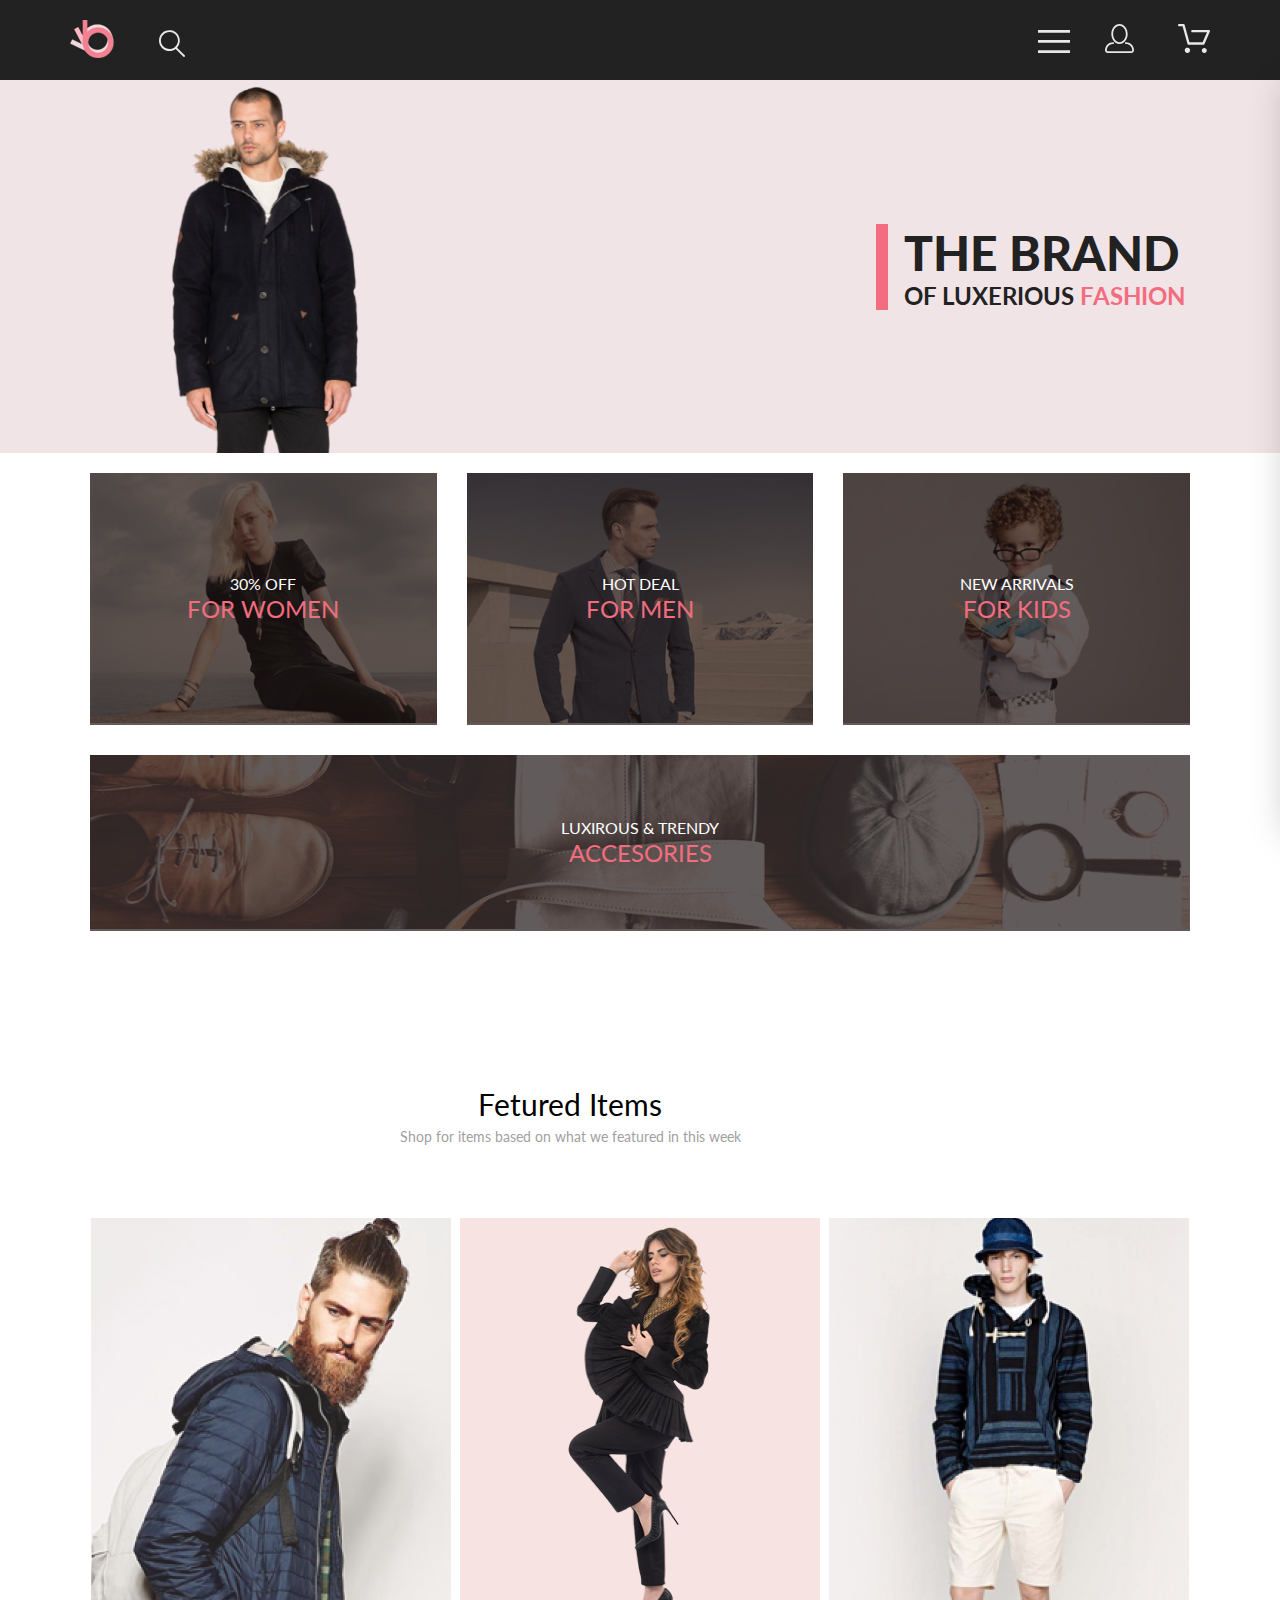
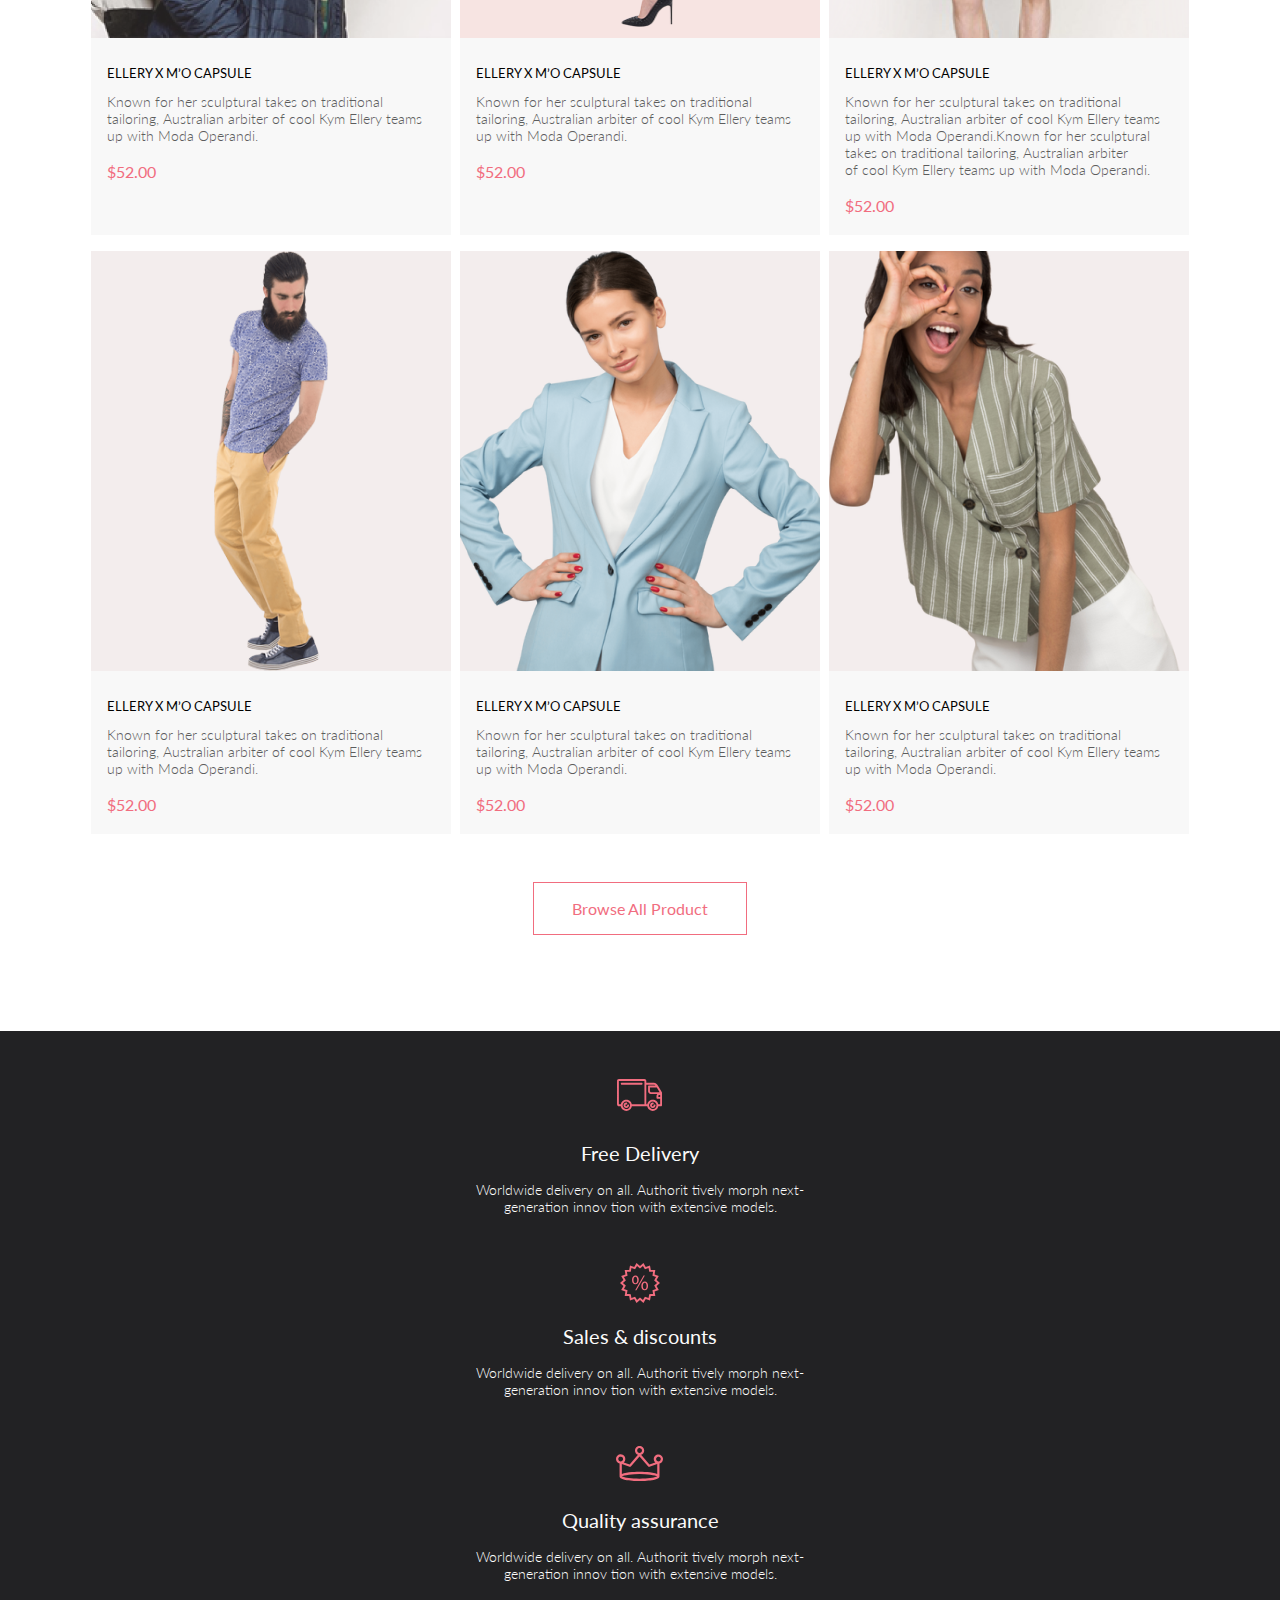
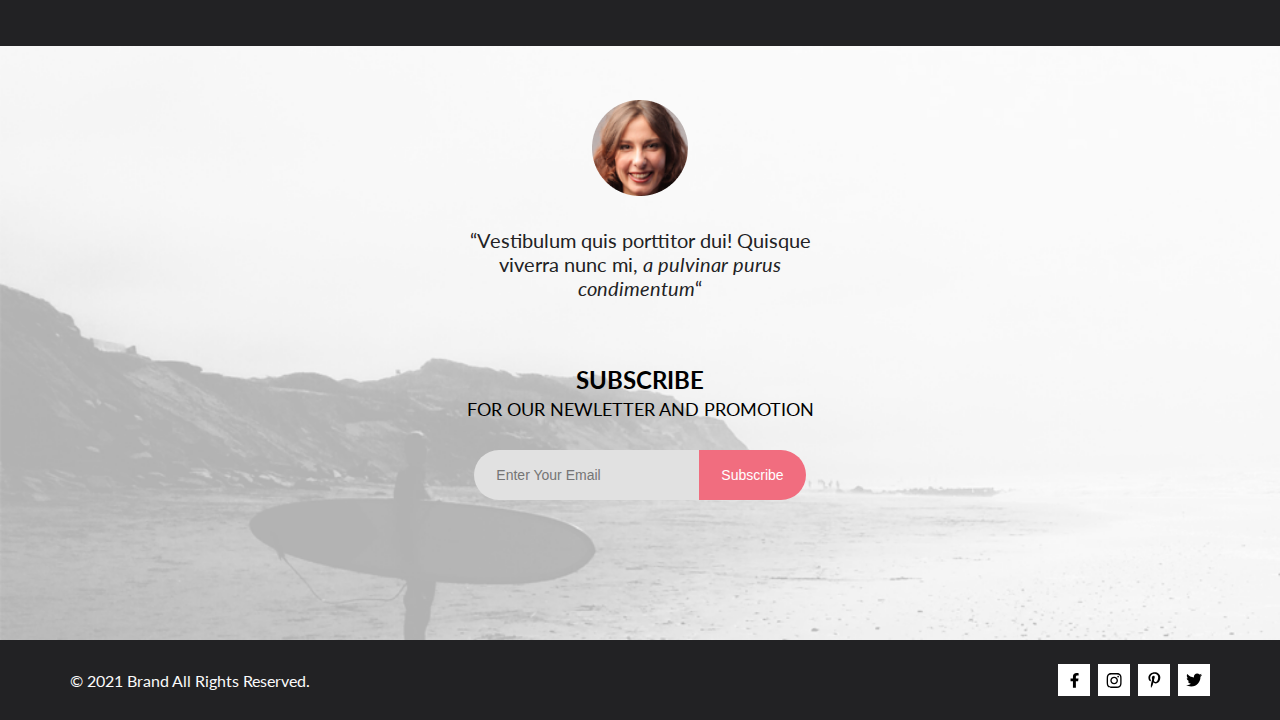
<file: index.html>
<!DOCTYPE html>
<html lang="en">

<head>
    <meta charset="UTF-8">
    <meta http-equiv="X-UA-Compatible" content="IE=edge">
    <meta name="viewport" content="width=device-width, initial-scale=1.0">
    <link rel="stylesheet" href="style.css">
    <title>Document</title>
    <link rel="preconnect" href="https://fonts.gstatic.com">
    <link
        href="https://fonts.googleapis.com/css2?family=Lato:ital,wght@0,100;0,300;0,400;0,700;0,900;1,100;1,300;1,400;1,700;1,900&display=swap"
        rel="stylesheet">
</head>

<body>
    <header>
        <div class="header_content">
            <div class="header_menu container">
                <ul class="header_item">
                    <li class="header_menu_item">
                        <a href="#"><img class="logo menu_logo" src="img/corporate_logo.svg" alt="logo"></a>
                    </li>
                    <li class="header_menu_item">
                        <a href="#"><img class="logo" src="img/magnifier.svg" alt="search"></a>
                    </li>
                </ul>
                <ul class="header_item">
                    <li class="header_menu_item">
                        <button type="button" onclick="toggleMenu()" class="menu-button">
                            <img class="logo menu_logo_item" src="img/sandwich.svg" alt="menu">
                        </button>
                    </li>
                    <li class="header_menu_item">
                        <a href="registration.html"><img class="logo menu_logo item_none" src="img/my_profile.svg"
                                alt="profile"></a>
                    </li>
                    <li class="header_menu_item">
                        <a href="cart.html"><img class="logo item_none" src="img/basket.svg" alt="basket"></a>
                    </li>
                </ul>
            </div>
        </div>
    </header>

    <main>
        <div class="heading">
            <div class="heading_items container">
                <img class="heading_picture" src="img/men.png" alt="photo">
                <h1 class="heading_text">
                    <span class="the_brand">THE BRAND</span><br> OF&nbsp;LUXERIOUS <span class="fashion">FASHION</span>
                </h1>
            </div>
        </div>

        <div class="offers container">
            <div class="offers_parent">
                <a href="#" class="offers_item">
                    <img class="offers_image" src="img/for_women.png" alt="offers">
                    <div class="offers_text">
                        <div class="offer_text_container logo">
                            <div class="offers_title">30% OFF</div>
                            <div class="offers_subtitle">FOR WOMEN</div>
                        </div>
                    </div>
                </a>
                <a href="#" class="offers_item">
                    <img class="offers_image" src="img/for_men.png" alt="offers">
                    <div class="offers_text logo">
                        <div class="offer_text_container">
                            <div class="offers_title">HOT DEAL</div>
                            <div class="offers_subtitle">FOR MEN</div>
                        </div>
                    </div>
                </a>
                <a href="#" class="offers_item">
                    <img class="offers_image" src="img/for_kids.png" alt="offers">
                    <div class="offers_text logo">
                        <div class="offer_text_container">
                            <div class="offers_title">NEW ARRIVALS</div>
                            <div class="offers_subtitle">FOR KIDS</div>
                        </div>
                    </div>
                </a>
            </div>
            <div class="offers_accesories">
                <a href="#" class="offers_item picture offers_picture">
                    <img class="offers_image item_offers" src="img/accesories.png" alt="offers">
                    <div class="offers_text">
                        <div class="offer_text_container logo">
                            <div class="offers_title">LUXIROUS &amp;&nbsp;TRENDY</div>
                            <div class="offers_subtitle">ACCESORIES</div>
                        </div>
                    </div>
                </a>
            </div>
        </div>

        <div class="card_heading_text container">
            <div class="card_text">
                <h2 class="card_heading">Fetured Items</h2>
                <p class="card_paragraph">Shop for items based on what we featured in this week</p>
            </div>

        </div>

        <div class="card container">
            <div class="card_block">
                <a href="product.html" class="card_content indent_none">
                    <div class="image_container">
                        <img class="сard_product" src="img/1.png" alt="product">
                        <div class="add_to_cart_container">
                            <div class="add_to_cart_button">
                                <img src="img/basket.svg" alt="basket">
                                <span class="button_text">Add to Cart</span>
                            </div>
                        </div>
                    </div>
                    <div class="card_info">
                        <h2 class="card_item">ELLERY X&nbsp;M&rsquo;O CAPSULE</h2>
                        <p class="card_paragraph_content">
                            Known for her sculptural takes on&nbsp;traditional tailoring, Australian arbiter
                            of&nbsp;cool Kym Ellery teams up&nbsp;with Moda Operandi.
                        </p>
                        <p class="card_value">$52.00</p>
                    </div>
                </a>
                <a href="product.html" class="card_content indent_none indent_card">
                    <div class="image_container">
                        <img class="сard_product" src="img/2.png" alt="product">
                        <div class="add_to_cart_container">
                            <div class="add_to_cart_button">
                                <img src="img/basket.svg" alt="basket">
                                <span class="button_text">Add to Cart</span>
                            </div>
                        </div>
                    </div>
                    <div class="card_info">
                        <h2 class="card_item">ELLERY X&nbsp;M&rsquo;O CAPSULE</h2>
                        <p class="card_paragraph_content">
                            Known for her sculptural takes on&nbsp;traditional tailoring, Australian arbiter
                            of&nbsp;cool Kym Ellery teams up&nbsp;with Moda Operandi.
                        </p>
                        <p class="card_value">$52.00</p>
                    </div>
                </a>
                <a href="product.html" class="card_content">
                    <div class="image_container">
                        <img class="сard_product" src="img/3.png" alt="product">
                        <div class="add_to_cart_container">
                            <div class="add_to_cart_button">
                                <img src="img/basket.svg" alt="basket">
                                <span class="button_text">Add to Cart</span>
                            </div>
                        </div>
                    </div>
                    <div class="card_info">
                        <h2 class="card_item">ELLERY X&nbsp;M&rsquo;O CAPSULE</h2>
                        <p class="card_paragraph_content">
                            Known for her sculptural takes on traditional tailoring, Australian arbiter of cool Kym
                            Ellery
                            teams up with Moda Operandi.Known for her sculptural takes on&nbsp;traditional tailoring,
                            Australian arbiter of&nbsp;cool Kym Ellery teams up&nbsp;with Moda Operandi.
                        </p>
                        <p class="card_value">$52.00</p>
                    </div>
                </a>
                <a href="product.html" class="card_content">
                    <div class="image_container">
                        <img class="сard_product" src="img/4.png" alt="product">
                        <div class="add_to_cart_container">
                            <div class="add_to_cart_button">
                                <img src="img/basket.svg" alt="basket">
                                <span class="button_text">Add to Cart</span>
                            </div>
                        </div>
                    </div>
                    <div class="card_info">
                        <h2 class="card_item">ELLERY X&nbsp;M&rsquo;O CAPSULE</h2>
                        <p class="card_paragraph_content">
                            Known for her sculptural takes on&nbsp;traditional tailoring, Australian arbiter
                            of&nbsp;cool Kym Ellery teams up&nbsp;with Moda Operandi.
                        </p>
                        <p class="card_value">$52.00</p>
                    </div>
                </a>
                <a href="product.html" class="card_content">
                    <div class="image_container">
                        <img class="сard_product" src="img/5.png" alt="product">
                        <div class="add_to_cart_container">
                            <div class="add_to_cart_button">
                                <img src="img/basket.svg" alt="basket">
                                <span class="button_text">Add to Cart</span>
                            </div>
                        </div>
                    </div>
                    <div class="card_info">
                        <h2 class="card_item">ELLERY X&nbsp;M&rsquo;O CAPSULE</h2>
                        <p class="card_paragraph_content">
                            Known for her sculptural takes on&nbsp;traditional tailoring, Australian arbiter
                            of&nbsp;cool Kym Ellery teams up&nbsp;with Moda Operandi.
                        </p>
                        <p class="card_value">$52.00</p>
                    </div>
                </a>
                <a href="product.html" class="card_content">
                    <div class="image_container">
                        <img class="сard_product" src="img/6.png" alt="product">
                        <div class="add_to_cart_container">
                            <div class="add_to_cart_button">
                                <img src="img/basket.svg" alt="basket">
                                <span class="button_text">Add to Cart</span>
                            </div>
                        </div>
                    </div>
                    <div class="card_info">
                        <h2 class="card_item">ELLERY X&nbsp;M&rsquo;O CAPSULE</h2>
                        <p class="card_paragraph_content">
                            Known for her sculptural takes on&nbsp;traditional tailoring, Australian arbiter
                            of&nbsp;cool Kym Ellery teams up&nbsp;with Moda Operandi.
                        </p>
                        <p class="card_value">$52.00</p>
                    </div>
                </a>
            </div>
        </div>

        <div class="push container">
            <a href="#" class="all_products">
                Browse All Product
            </a>
        </div>
    </main>

    <footer>
        <div class="footer_content">
            <div class="footer_block container">
                <div class="footer_info logo">
                    <a class="footer_link" href="#">
                        <img class="footer_info_content" src="img/delivery.svg" alt="photo">
                        <h2 class="footer_item">Free Delivery</h2>
                        <p class="footer_paragraph_content">
                            Worldwide delivery on&nbsp;all. Authorit tively morph next-generation innov tion with
                            extensive models.
                        </p>
                    </a>
                </div>
                <div class="footer_info_block logo">
                    <a class="footer_link" href="#">
                        <img class="footer_picture" src="img/discounts.svg" alt="photo">
                        <h2 class="footer_item">Sales &amp;&nbsp;discounts</h2>
                        <p class="footer_paragraph_content">
                            Worldwide delivery on&nbsp;all. Authorit tively morph next-generation innov tion with
                            extensive models.
                        </p>
                    </a>
                </div>
                <div class="footer_info logo">
                    <a class="footer_link" href="#">
                        <img class="footer_illustration" src="img/quality_assurance.svg" alt="photo">
                        <h2 class="footer_item">Quality assurance</h2>
                        <p class="footer_paragraph_content text_indent">
                            Worldwide delivery on&nbsp;all. Authorit tively morph next-generation innov tion with
                            extensive models.
                        </p>
                    </a>
                </div>
            </div>
        </div>

        <div class="footer_subscription">
            <div class="container footer_subscription_container">
                <div class="footer_contact">
                    <img class="footer_contact_person" src="img/contact_person.png" alt="photo">
                    <p class="footer_subscription_content">
                        “Vestibulum quis porttitor dui! Quisque<br> viverra nunc&nbsp;mi, <span
                            class="subscription">a&nbsp;pulvinar purus<br> condimentum</span>“
                    </p>
                </div>
                <form class="footer_entry_field" action="#">
                    <h2 class="footer_entry_subscribe">
                        <span class="subscribe">SUBSCRIBE </span><br>
                        FOR OUR NEWLETTER AND PROMOTION
                    </h2>
                    <div class="subscribe_item">
                        <div class="form_item">
                            <input class="form_input" required type="email" placeholder="Enter Your Email">
                            <button type="submit" class="form_submit">Subscribe</button>
                        </div>
                    </div>
                </form>
            </div>
        </div>

        <div class="footer_right">
            <div class="footer_right_content container">
                <div class="footer_connection_cotent">
                    <p class="footer_connection_text">&copy;&nbsp;2021 Brand All Rights Reserved.</p>
                </div>
                <nav>
                    <div class="footer_connection_block">
                        <a href="#" class="footer_connection">
                            <svg width="9" height="15" viewBox="0 0 9 15" fill="none"
                                xmlns="http://www.w3.org/2000/svg">
                                <path
                                    d="M8.08836 8.28L8.50686 5.61602H5.89022V3.88729C5.89022 3.15847 6.25574 2.44806 7.42765 2.44806H8.61722V0.179975C8.61722 0.179975 7.53772 0 6.50561 0C4.35073 0 2.9422 1.27593 2.9422 3.5857V5.61602H0.546875V8.28H2.9422V14.72H5.89022V8.28H8.08836Z"
                                    fill="black" />
                            </svg>
                        </a>
                        <a href="#" class="footer_connection">
                            <svg width="16" height="15" viewBox="0 0 16 15" fill="none"
                                xmlns="http://www.w3.org/2000/svg">
                                <path
                                    d="M8.13897 3.68159C6.02383 3.68159 4.31774 5.38491 4.31774 7.49663C4.31774 9.60835 6.02383 11.3117 8.13897 11.3117C10.2541 11.3117 11.9602 9.60835 11.9602 7.49663C11.9602 5.38491 10.2541 3.68159 8.13897 3.68159ZM8.13897 9.9769C6.77211 9.9769 5.65467 8.8646 5.65467 7.49663C5.65467 6.12866 6.76878 5.01636 8.13897 5.01636C9.50915 5.01636 10.6233 6.12866 10.6233 7.49663C10.6233 8.8646 9.50583 9.9769 8.13897 9.9769ZM13.0078 3.52554C13.0078 4.02026 12.6087 4.41538 12.1165 4.41538C11.621 4.41538 11.2252 4.01694 11.2252 3.52554C11.2252 3.03413 11.6243 2.63569 12.1165 2.63569C12.6087 2.63569 13.0078 3.03413 13.0078 3.52554ZM15.5386 4.42866C15.4821 3.23667 15.2094 2.18081 14.3347 1.31089C13.4634 0.440967 12.4058 0.168701 11.2119 0.108936C9.9814 0.039209 6.29321 0.039209 5.0627 0.108936C3.8721 0.165381 2.81453 0.437646 1.93987 1.30757C1.06522 2.17749 0.795836 3.23335 0.735973 4.42534C0.666134 5.65386 0.666134 9.33608 0.735973 10.5646C0.79251 11.7566 1.06522 12.8124 1.93987 13.6824C2.81453 14.5523 3.86878 14.8246 5.0627 14.8843C6.29321 14.9541 9.9814 14.9541 11.2119 14.8843C12.4058 14.8279 13.4634 14.5556 14.3347 13.6824C15.2061 12.8124 15.4788 11.7566 15.5386 10.5646C15.6085 9.33608 15.6085 5.65718 15.5386 4.42866ZM13.949 11.8828C13.6895 12.5335 13.1874 13.0349 12.5322 13.2972C11.5511 13.6857 9.22314 13.596 8.13897 13.596C7.05479 13.596 4.72348 13.6824 3.74573 13.2972C3.09389 13.0382 2.59171 12.5369 2.32898 11.8828C1.93987 10.9033 2.02967 8.57905 2.02967 7.49663C2.02967 6.41421 1.9432 4.08667 2.32898 3.1105C2.58838 2.45972 3.09056 1.95835 3.74573 1.69604C4.7268 1.30757 7.05479 1.39722 8.13897 1.39722C9.22314 1.39722 11.5545 1.31089 12.5322 1.69604C13.184 1.95503 13.6862 2.4564 13.949 3.1105C14.3381 4.08999 14.2483 6.41421 14.2483 7.49663C14.2483 8.57905 14.3381 10.9066 13.949 11.8828Z"
                                    fill="black" />
                            </svg>

                        </a>
                        <a href="#" class="footer_connection">
                            <svg width="13" height="16" viewBox="0 0 13 16" fill="none"
                                xmlns="http://www.w3.org/2000/svg">
                                <path
                                    d="M6.74032 0.203125C3.55564 0.203125 0.408203 2.34063 0.408203 5.8C0.408203 8 1.63738 9.25 2.38233 9.25C2.68963 9.25 2.86655 8.3875 2.86655 8.14375C2.86655 7.85313 2.13091 7.23438 2.13091 6.025C2.13091 3.5125 4.03055 1.73125 6.4889 1.73125C8.60271 1.73125 10.1671 2.94062 10.1671 5.1625C10.1671 6.82187 9.50597 9.93437 7.36422 9.93437C6.59133 9.93437 5.93018 9.37187 5.93018 8.56563C5.93018 7.38438 6.74963 6.24062 6.74963 5.02187C6.74963 2.95312 3.835 3.32812 3.835 5.82812C3.835 6.35313 3.90018 6.93437 4.13298 7.4125C3.70463 9.26875 2.82931 12.0344 2.82931 13.9469C2.82931 14.5375 2.91311 15.1188 2.96899 15.7094C3.07452 15.8281 3.02175 15.8156 3.18316 15.7563C4.74757 13.6 4.69169 13.1781 5.3994 10.3562C5.78119 11.0875 6.76826 11.4812 7.55046 11.4812C10.8469 11.4812 12.3275 8.24688 12.3275 5.33125C12.3275 2.22813 9.66427 0.203125 6.74032 0.203125Z"
                                    fill="black" />
                            </svg>
                        </a>
                        <a href="#" class="footer_connection">
                            <svg width="17" height="14" viewBox="0 0 17 14" fill="none"
                                xmlns="http://www.w3.org/2000/svg">
                                <path
                                    d="M14.417 3.74052C14.427 3.88264 14.427 4.0248 14.427 4.16692C14.427 8.50192 11.1498 13.4969 5.15986 13.4969C3.31448 13.4969 1.60022 12.9588 0.158203 12.0248C0.420396 12.0552 0.67247 12.0654 0.944752 12.0654C2.46741 12.0654 3.8691 11.5476 4.98843 10.6644C3.5565 10.6339 2.3565 9.68977 1.94305 8.39027C2.14475 8.4207 2.34642 8.44102 2.5582 8.44102C2.85063 8.44102 3.14308 8.40039 3.41533 8.32936C1.92291 8.02477 0.803551 6.70498 0.803551 5.11108V5.07048C1.23715 5.31414 1.74139 5.46642 2.2758 5.4867C1.39849 4.89786 0.823727 3.8928 0.823727 2.75573C0.823727 2.14661 0.985041 1.58823 1.26741 1.10092C2.87077 3.09077 5.28086 4.39023 7.98334 4.53239C7.93293 4.28873 7.90266 4.03495 7.90266 3.78114C7.90266 1.97402 9.35477 0.501953 11.1598 0.501953C12.0976 0.501953 12.9446 0.897891 13.5396 1.53748C14.2757 1.39536 14.9816 1.12123 15.6068 0.745609C15.3648 1.50705 14.8505 2.14664 14.1749 2.5527C14.8304 2.48167 15.4657 2.29889 16.0505 2.04511C15.6069 2.69483 15.0522 3.27348 14.417 3.74052Z"
                                    fill="black" />
                            </svg>
                        </a>
                    </div>
                </nav>
            </div>
        </div>
    </footer>

    <div class="site_navigation" id="navigation_menu">
        <div class="menu-header">
            <button type="button" class="header_close_button" onclick="closeMenu()">
                <img class="header_img" src="img/x.svg" alt="photo">
            </button>
        </div>

        <h3 class="navigation_header">MENU</h3>

        <nav>
            <ul class="site_navigation_list">
                <li class="site_navigation_list_group">
                    <a class="group_link" href="catalog.html">MAN</a>
                    <ul>
                        <li class="link_menu"><a href="catalog.html">Accessories</a></li>
                        <li class="link_menu"><a href="catalog.html">Bags</a></li>
                        <li class="link_menu"><a href="catalog.html">Denim</a></li>
                        <li class="link_menu"><a href="catalog.html">T-Shirts</a></li>
                    </ul>
                </li>
                <li class="site_navigation_list_group">
                    <a class="group_link" href="catalog.html">WOMAN</a>
                    <ul>
                        <li class="link_menu"><a href="catalog.html">Accessories</a></li>
                        <li class="link_menu"><a href="catalog.html">Jackets &amp;&nbsp;Coats</a></li>
                        <li class="link_menu"><a href="catalog.html">Polos</a></li>
                        <li class="link_menu"><a href="catalog.html">T-Shirts</a></li>
                        <li class="link_menu"><a href="catalog.html">Shirts</a></li>
                    </ul>
                </li>
                <li class="site_navigation_list_group">
                    <a class="group_link" href="catalog.html">KIDS</a>
                    <ul>
                        <li class="link_menu"><a href="catalog.html">Accessories</a></li>
                        <li class="link_menu"><a href="catalog.html">Jackets &amp;&nbsp;Coats</a></li>
                        <li class="link_menu"><a href="catalog.html">Polos</a></li>
                        <li class="link_menu"><a href="catalog.html">T-Shirts</a></li>
                        <li class="link_menu"><a href="catalog.html">Shirts</a></li>
                        <li class="link_menu"><a href="catalog.html">Bags</a></li>
                    </ul>
                </li>
            </ul>
        </nav>
    </div>

    <script>
        function toggleMenu() {
            var menu = document.getElementById("navigation_menu");
            menu.classList.toggle("shown");
        }

        function closeMenu() {
            var menu = document.getElementById("navigation_menu");
            menu.classList.remove("shown");
        }
    </script>

</body>

</html>
</file>
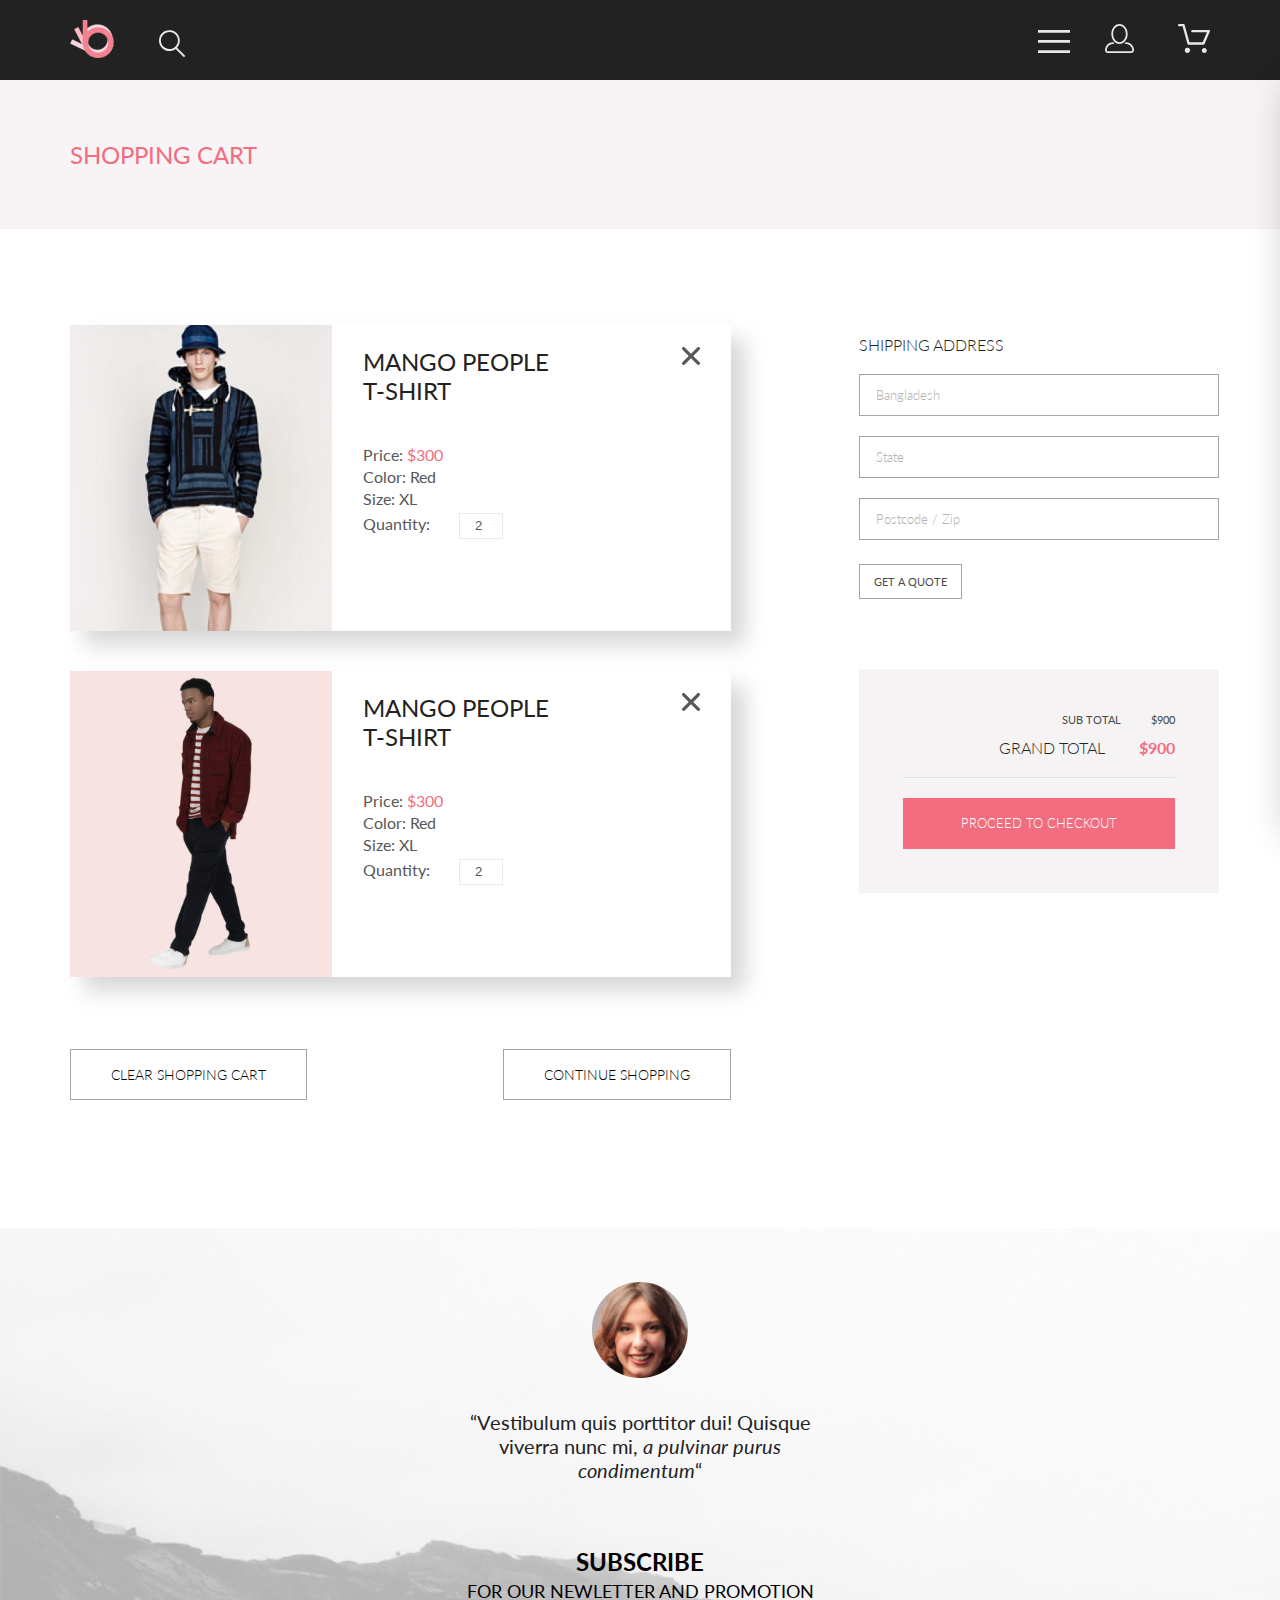
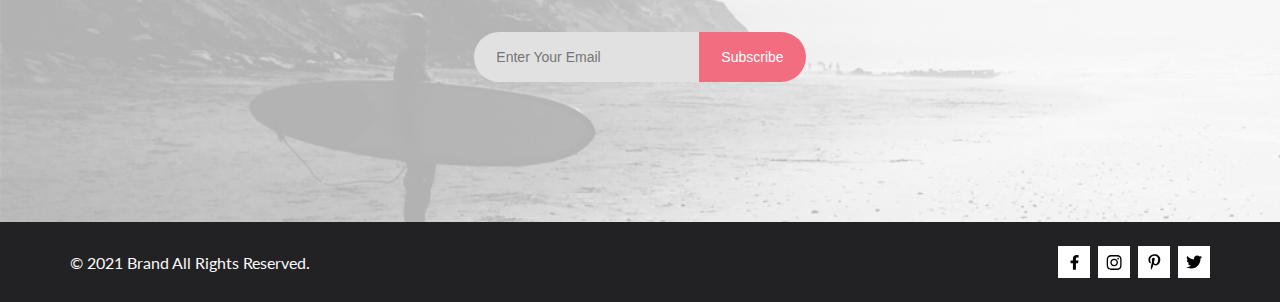
<file: cart.html>
<!DOCTYPE html>
<html lang="en">

<head>
    <meta charset="UTF-8">
    <meta http-equiv="X-UA-Compatible" content="IE=edge">
    <meta name="viewport" content="width=device-width, initial-scale=1.0">
    <link rel="stylesheet" href="style.css">
    <title>Document</title>
    <link rel="preconnect" href="https://fonts.gstatic.com">
    <link
        href="https://fonts.googleapis.com/css2?family=Lato:ital,wght@0,100;0,300;0,400;0,700;0,900;1,100;1,300;1,400;1,700;1,900&display=swap"
        rel="stylesheet">
</head>

<body>
    <header>
        <div class="header_content">
            <div class="header_menu container">
                <ul class="header_item">
                    <li class="header_menu_item">
                        <a href="index.html"><img class="logo menu_logo" src="img/corporate_logo.svg" alt="logo"></a>
                    </li>
                    <li class="header_menu_item">
                        <a href="#"><img class="logo" src="img/magnifier.svg" alt="search"></a>
                    </li>
                </ul>
                <ul class="header_item">
                    <li class="header_menu_item">
                        <button type="button" onclick="toggleMenu()" class="menu-button">
                            <img class="logo menu_logo_item" src="img/sandwich.svg" alt="menu">
                        </button>
                    </li>
                    <li class="header_menu_item">
                        <a href="registration.html"><img class="logo menu_logo" src="img/my_profile.svg"
                                alt="profile"></a>
                    </li>
                    <li class="header_menu_item">
                        <a href="#"><img class="logo" src="img/basket.svg" alt="basket"></a>
                    </li>
                </ul>
            </div>
        </div>
    </header>

    <main class="main">
        <div class="main_banner_content">
            <div class="main_banner container">
                <h1 class="main_header">SHOPPING CART</h1>
            </div>
        </div>

        <div class="main_card container">
            <div class="main_card_position">
                <a href="#" class="link_product">
                    <div class="main_card_content">
                        <div class="indent">
                            <div class="main_card_block">
                                <img class="block_image" src="img/3.png" alt="photo">
                                <div class="main_text_card">
                                    <div class="main_position">
                                        <h2 class="main_text_content">MANGO PEOPLE<br> T-SHIRT</h2>
                                        <img class="main_img" src="img/x.svg" alt="photo">
                                    </div>
                                    <ul class="main_list">
                                        <li class="main_list_card">Price: <span class="money">$300</span></li>
                                        <li class="main_list_card">Color: <span class="red">Red</span></li>
                                        <li class="main_list_card">Size: <span class="size">XL</span></li>
                                        <li class="main_list_card">Quantity:
                                            <input type="number" min="1" value="2" class="quantity"></input>
                                        </li>
                                    </ul>
                                </div>
                            </div>
                        </div>
                    </div>
                </a>
                <a href="#" class="link_product">
                    <div class="main_card_content">
                        <div class="main_indent">
                            <div class="main_card_block">
                                <img class="block_image" src="img/22.png" alt="photo">
                                <div class="main_text_card">
                                    <div class="main_position">
                                        <h2 class="main_text_content">MANGO PEOPLE<br> T-SHIRT</h2>
                                        <img class="main_img" src="img/x.svg" alt="photo">
                                    </div>
                                    <ul class="main_list">
                                        <li class="main_list_card">Price: <span class="money">$300</span></li>
                                        <li class="main_list_card">Color: <span class="red">Red</span></li>
                                        <li class="main_list_card">Size: <span class="size">XL</span></li>
                                        <li class="main_list_card">Quantity:
                                            <input type="number" min="1" value="2" class="quantity"></input>
                                        </li>
                                    </ul>
                                </div>
                            </div>
                        </div>
                    </div>
                </a>

                <div class="main_button_card">
                    <button class="clear_shopping" type="button">CLEAR SHOPPING CART</button>
                    <button class="continue_shopping" type="button">CONTINUE SHOPPING</button>
                </div>
            </div>

            <form class="cart_form" action="#">
                <div class="cart_form_title">
                    SHIPPING ADDRESS
                </div>
                <input class="card_form_field" type="text" required placeholder="Bangladesh">
                <input class="card_form_field" type="text" required placeholder="State">
                <input class="card_form_field" type="text" required placeholder="Postcode / Zip">
                <button class="get_quote" type="button">GET A QUOTE</button>

                <div class="card_form_background">
                    <div class="sub_total_sum">
                        <span class="sub_total">SUB TOTAL</span><span>$900</span>
                    </div>
                    <div class="grand_total_sum">
                        <span class="grand_total">GRAND TOTAL</span><span class="sum_total">$900</span>
                    </div>
                    <div class="card_grey_line"></div>
                    <button class="proceed_checkout" type="button">PROCEED TO CHECKOUT</button>
                </div>
            </form>
        </div>
    </main>

    <footer>
        <div class="footer_subscription product">
            <div class="container footer_subscription_container">
                <div class="footer_contact">
                    <img class="footer_contact_person" src="img/contact_person.png" alt="photo">
                    <p class="footer_subscription_content">
                        “Vestibulum quis porttitor dui! Quisque<br> viverra nunc&nbsp;mi, <span
                            class="subscription">a&nbsp;pulvinar purus<br> condimentum</span>“
                    </p>
                </div>
                <form class="footer_entry_field" action="#">
                    <h2 class="footer_entry_subscribe">
                        <span class="subscribe">SUBSCRIBE </span><br>
                        FOR OUR NEWLETTER AND PROMOTION
                    </h2>
                    <div class="subscribe_item">
                        <div class="form_item">
                            <input class="form_input" required type="email" placeholder="Enter Your Email">
                            <button type="submit" class="form_submit">Subscribe</button>
                        </div>
                    </div>
                </form>
            </div>
        </div>

        <div class="footer_right">
            <div class="footer_right_content container">
                <div class="footer_connection_cotent">
                    <p class="footer_connection_text">&copy;&nbsp;2021 Brand All Rights Reserved.</p>
                </div>
                <nav>
                    <div class="footer_connection_block">
                        <a href="#" class="footer_connection">
                            <svg width="9" height="15" viewBox="0 0 9 15" fill="none"
                                xmlns="http://www.w3.org/2000/svg">
                                <path
                                    d="M8.08836 8.28L8.50686 5.61602H5.89022V3.88729C5.89022 3.15847 6.25574 2.44806 7.42765 2.44806H8.61722V0.179975C8.61722 0.179975 7.53772 0 6.50561 0C4.35073 0 2.9422 1.27593 2.9422 3.5857V5.61602H0.546875V8.28H2.9422V14.72H5.89022V8.28H8.08836Z"
                                    fill="black" />
                            </svg>
                        </a>
                        <a href="#" class="footer_connection">
                            <svg width="16" height="15" viewBox="0 0 16 15" fill="none"
                                xmlns="http://www.w3.org/2000/svg">
                                <path
                                    d="M8.13897 3.68159C6.02383 3.68159 4.31774 5.38491 4.31774 7.49663C4.31774 9.60835 6.02383 11.3117 8.13897 11.3117C10.2541 11.3117 11.9602 9.60835 11.9602 7.49663C11.9602 5.38491 10.2541 3.68159 8.13897 3.68159ZM8.13897 9.9769C6.77211 9.9769 5.65467 8.8646 5.65467 7.49663C5.65467 6.12866 6.76878 5.01636 8.13897 5.01636C9.50915 5.01636 10.6233 6.12866 10.6233 7.49663C10.6233 8.8646 9.50583 9.9769 8.13897 9.9769ZM13.0078 3.52554C13.0078 4.02026 12.6087 4.41538 12.1165 4.41538C11.621 4.41538 11.2252 4.01694 11.2252 3.52554C11.2252 3.03413 11.6243 2.63569 12.1165 2.63569C12.6087 2.63569 13.0078 3.03413 13.0078 3.52554ZM15.5386 4.42866C15.4821 3.23667 15.2094 2.18081 14.3347 1.31089C13.4634 0.440967 12.4058 0.168701 11.2119 0.108936C9.9814 0.039209 6.29321 0.039209 5.0627 0.108936C3.8721 0.165381 2.81453 0.437646 1.93987 1.30757C1.06522 2.17749 0.795836 3.23335 0.735973 4.42534C0.666134 5.65386 0.666134 9.33608 0.735973 10.5646C0.79251 11.7566 1.06522 12.8124 1.93987 13.6824C2.81453 14.5523 3.86878 14.8246 5.0627 14.8843C6.29321 14.9541 9.9814 14.9541 11.2119 14.8843C12.4058 14.8279 13.4634 14.5556 14.3347 13.6824C15.2061 12.8124 15.4788 11.7566 15.5386 10.5646C15.6085 9.33608 15.6085 5.65718 15.5386 4.42866ZM13.949 11.8828C13.6895 12.5335 13.1874 13.0349 12.5322 13.2972C11.5511 13.6857 9.22314 13.596 8.13897 13.596C7.05479 13.596 4.72348 13.6824 3.74573 13.2972C3.09389 13.0382 2.59171 12.5369 2.32898 11.8828C1.93987 10.9033 2.02967 8.57905 2.02967 7.49663C2.02967 6.41421 1.9432 4.08667 2.32898 3.1105C2.58838 2.45972 3.09056 1.95835 3.74573 1.69604C4.7268 1.30757 7.05479 1.39722 8.13897 1.39722C9.22314 1.39722 11.5545 1.31089 12.5322 1.69604C13.184 1.95503 13.6862 2.4564 13.949 3.1105C14.3381 4.08999 14.2483 6.41421 14.2483 7.49663C14.2483 8.57905 14.3381 10.9066 13.949 11.8828Z"
                                    fill="black" />
                            </svg>

                        </a>
                        <a href="#" class="footer_connection">
                            <svg width="13" height="16" viewBox="0 0 13 16" fill="none"
                                xmlns="http://www.w3.org/2000/svg">
                                <path
                                    d="M6.74032 0.203125C3.55564 0.203125 0.408203 2.34063 0.408203 5.8C0.408203 8 1.63738 9.25 2.38233 9.25C2.68963 9.25 2.86655 8.3875 2.86655 8.14375C2.86655 7.85313 2.13091 7.23438 2.13091 6.025C2.13091 3.5125 4.03055 1.73125 6.4889 1.73125C8.60271 1.73125 10.1671 2.94062 10.1671 5.1625C10.1671 6.82187 9.50597 9.93437 7.36422 9.93437C6.59133 9.93437 5.93018 9.37187 5.93018 8.56563C5.93018 7.38438 6.74963 6.24062 6.74963 5.02187C6.74963 2.95312 3.835 3.32812 3.835 5.82812C3.835 6.35313 3.90018 6.93437 4.13298 7.4125C3.70463 9.26875 2.82931 12.0344 2.82931 13.9469C2.82931 14.5375 2.91311 15.1188 2.96899 15.7094C3.07452 15.8281 3.02175 15.8156 3.18316 15.7563C4.74757 13.6 4.69169 13.1781 5.3994 10.3562C5.78119 11.0875 6.76826 11.4812 7.55046 11.4812C10.8469 11.4812 12.3275 8.24688 12.3275 5.33125C12.3275 2.22813 9.66427 0.203125 6.74032 0.203125Z"
                                    fill="black" />
                            </svg>
                        </a>
                        <a href="#" class="footer_connection">
                            <svg width="17" height="14" viewBox="0 0 17 14" fill="none"
                                xmlns="http://www.w3.org/2000/svg">
                                <path
                                    d="M14.417 3.74052C14.427 3.88264 14.427 4.0248 14.427 4.16692C14.427 8.50192 11.1498 13.4969 5.15986 13.4969C3.31448 13.4969 1.60022 12.9588 0.158203 12.0248C0.420396 12.0552 0.67247 12.0654 0.944752 12.0654C2.46741 12.0654 3.8691 11.5476 4.98843 10.6644C3.5565 10.6339 2.3565 9.68977 1.94305 8.39027C2.14475 8.4207 2.34642 8.44102 2.5582 8.44102C2.85063 8.44102 3.14308 8.40039 3.41533 8.32936C1.92291 8.02477 0.803551 6.70498 0.803551 5.11108V5.07048C1.23715 5.31414 1.74139 5.46642 2.2758 5.4867C1.39849 4.89786 0.823727 3.8928 0.823727 2.75573C0.823727 2.14661 0.985041 1.58823 1.26741 1.10092C2.87077 3.09077 5.28086 4.39023 7.98334 4.53239C7.93293 4.28873 7.90266 4.03495 7.90266 3.78114C7.90266 1.97402 9.35477 0.501953 11.1598 0.501953C12.0976 0.501953 12.9446 0.897891 13.5396 1.53748C14.2757 1.39536 14.9816 1.12123 15.6068 0.745609C15.3648 1.50705 14.8505 2.14664 14.1749 2.5527C14.8304 2.48167 15.4657 2.29889 16.0505 2.04511C15.6069 2.69483 15.0522 3.27348 14.417 3.74052Z"
                                    fill="black" />
                            </svg>
                        </a>
                    </div>
                </nav>
            </div>
        </div>
    </footer>

    <div class="site_navigation" id="navigation_menu">
        <div class="menu-header">
            <button type="button" class="header_close_button" onclick="closeMenu()">
                <img class="header_img" src="img/x.svg" alt="photo">
            </button>
        </div>

        <h3 class="navigation_header">MENU</h3>

        <nav>
            <ul class="site_navigation_list">
                <li class="site_navigation_list_group">
                    <a class="group_link" href="catalog.html">MAN</a>
                    <ul>
                        <li class="link_menu"><a href="catalog.html">Accessories</a></li>
                        <li class="link_menu"><a href="catalog.html">Bags</a></li>
                        <li class="link_menu"><a href="catalog.html">Denim</a></li>
                        <li class="link_menu"><a href="catalog.html">T-Shirts</a></li>
                    </ul>
                </li>
                <li class="site_navigation_list_group">
                    <a class="group_link" href="catalog.html">WOMAN</a>
                    <ul>
                        <li class="link_menu"><a href="catalog.html">Accessories</a></li>
                        <li class="link_menu"><a href="catalog.html">Jackets &amp;&nbsp;Coats</a></li>
                        <li class="link_menu"><a href="catalog.html">Polos</a></li>
                        <li class="link_menu"><a href="catalog.html">T-Shirts</a></li>
                        <li class="link_menu"><a href="catalog.html">Shirts</a></li>
                    </ul>
                </li>
                <li class="site_navigation_list_group">
                    <a class="group_link" href="catalog.html">KIDS</a>
                    <ul>
                        <li class="link_menu"><a href="catalog.html">Accessories</a></li>
                        <li class="link_menu"><a href="catalog.html">Jackets &amp;&nbsp;Coats</a></li>
                        <li class="link_menu"><a href="catalog.html">Polos</a></li>
                        <li class="link_menu"><a href="catalog.html">T-Shirts</a></li>
                        <li class="link_menu"><a href="catalog.html">Shirts</a></li>
                        <li class="link_menu"><a href="catalog.html">Bags</a></li>
                    </ul>
                </li>
            </ul>
        </nav>
    </div>

    <script>
        function toggleMenu() {
            var menu = document.getElementById("navigation_menu");
            menu.classList.toggle("shown");
        }

        function closeMenu() {
            var menu = document.getElementById("navigation_menu");
            menu.classList.remove("shown")
        }
    </script>

</body>

</html>
</file>
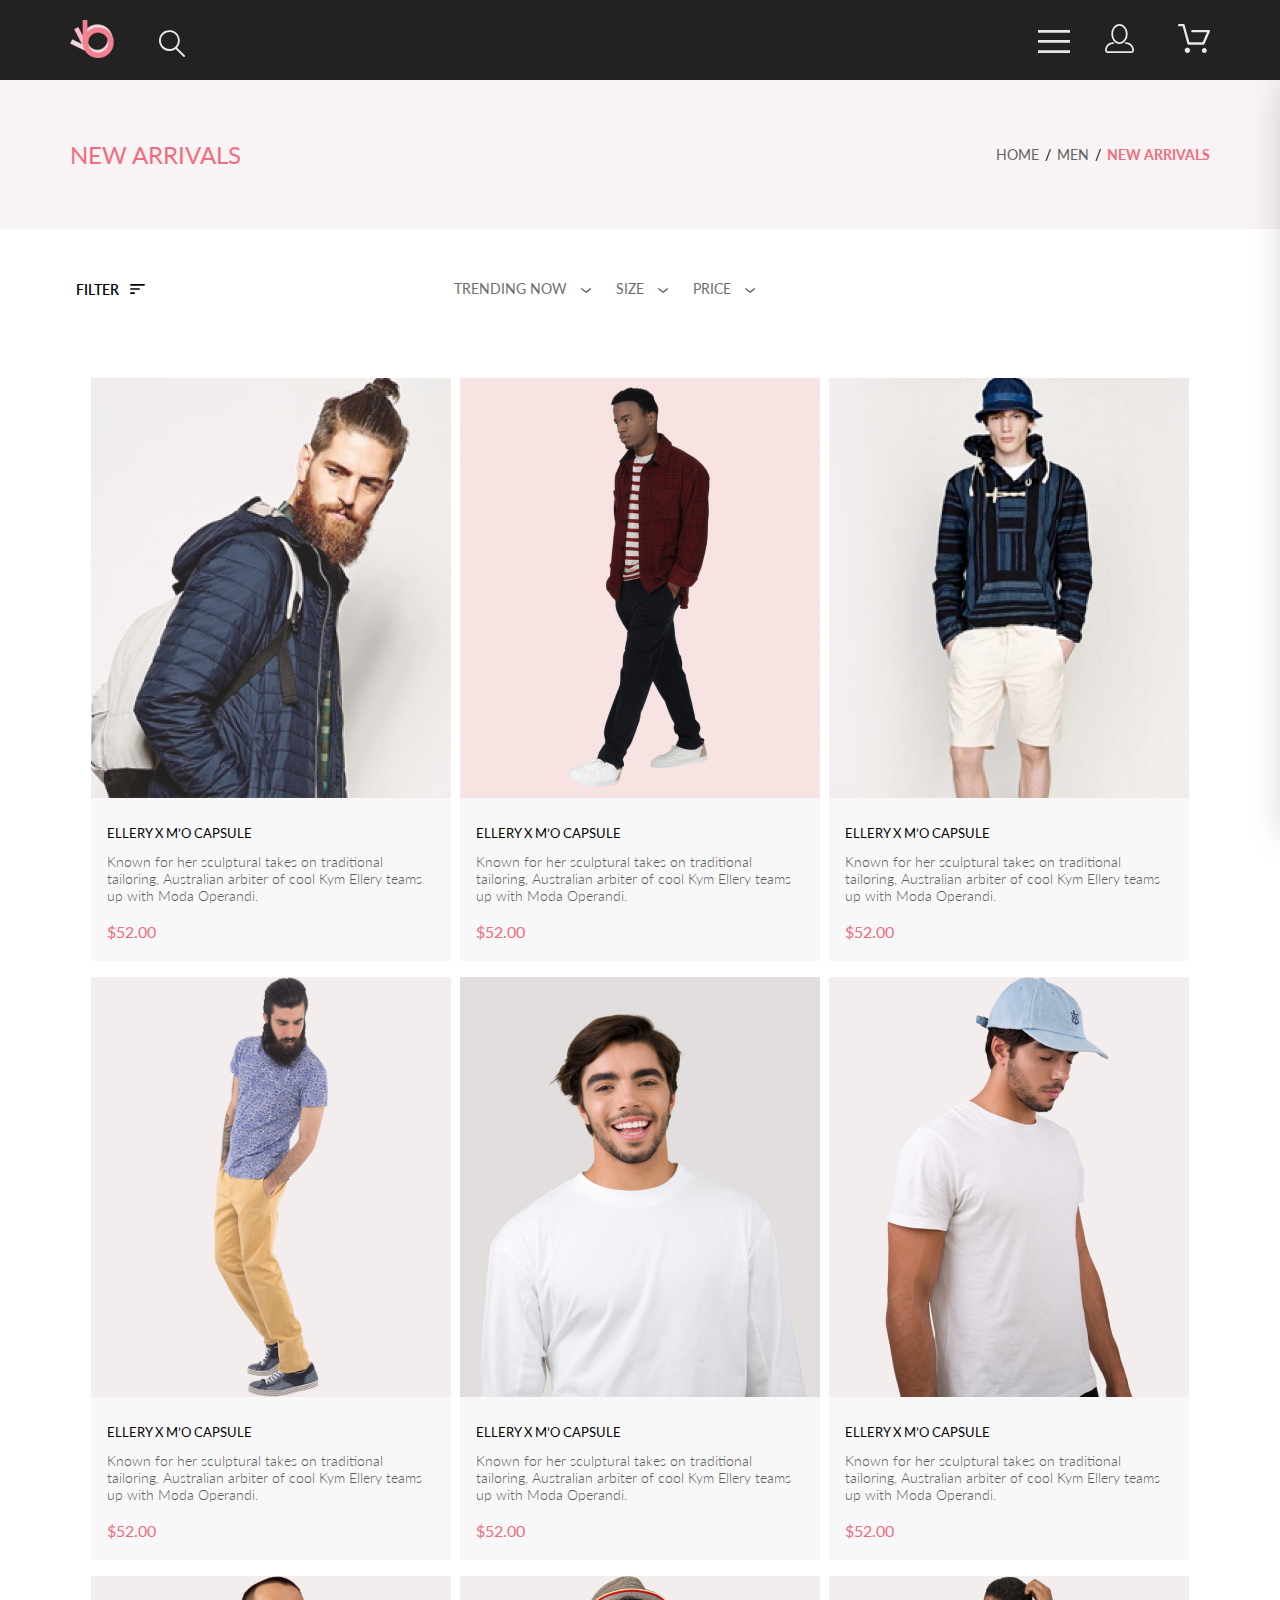
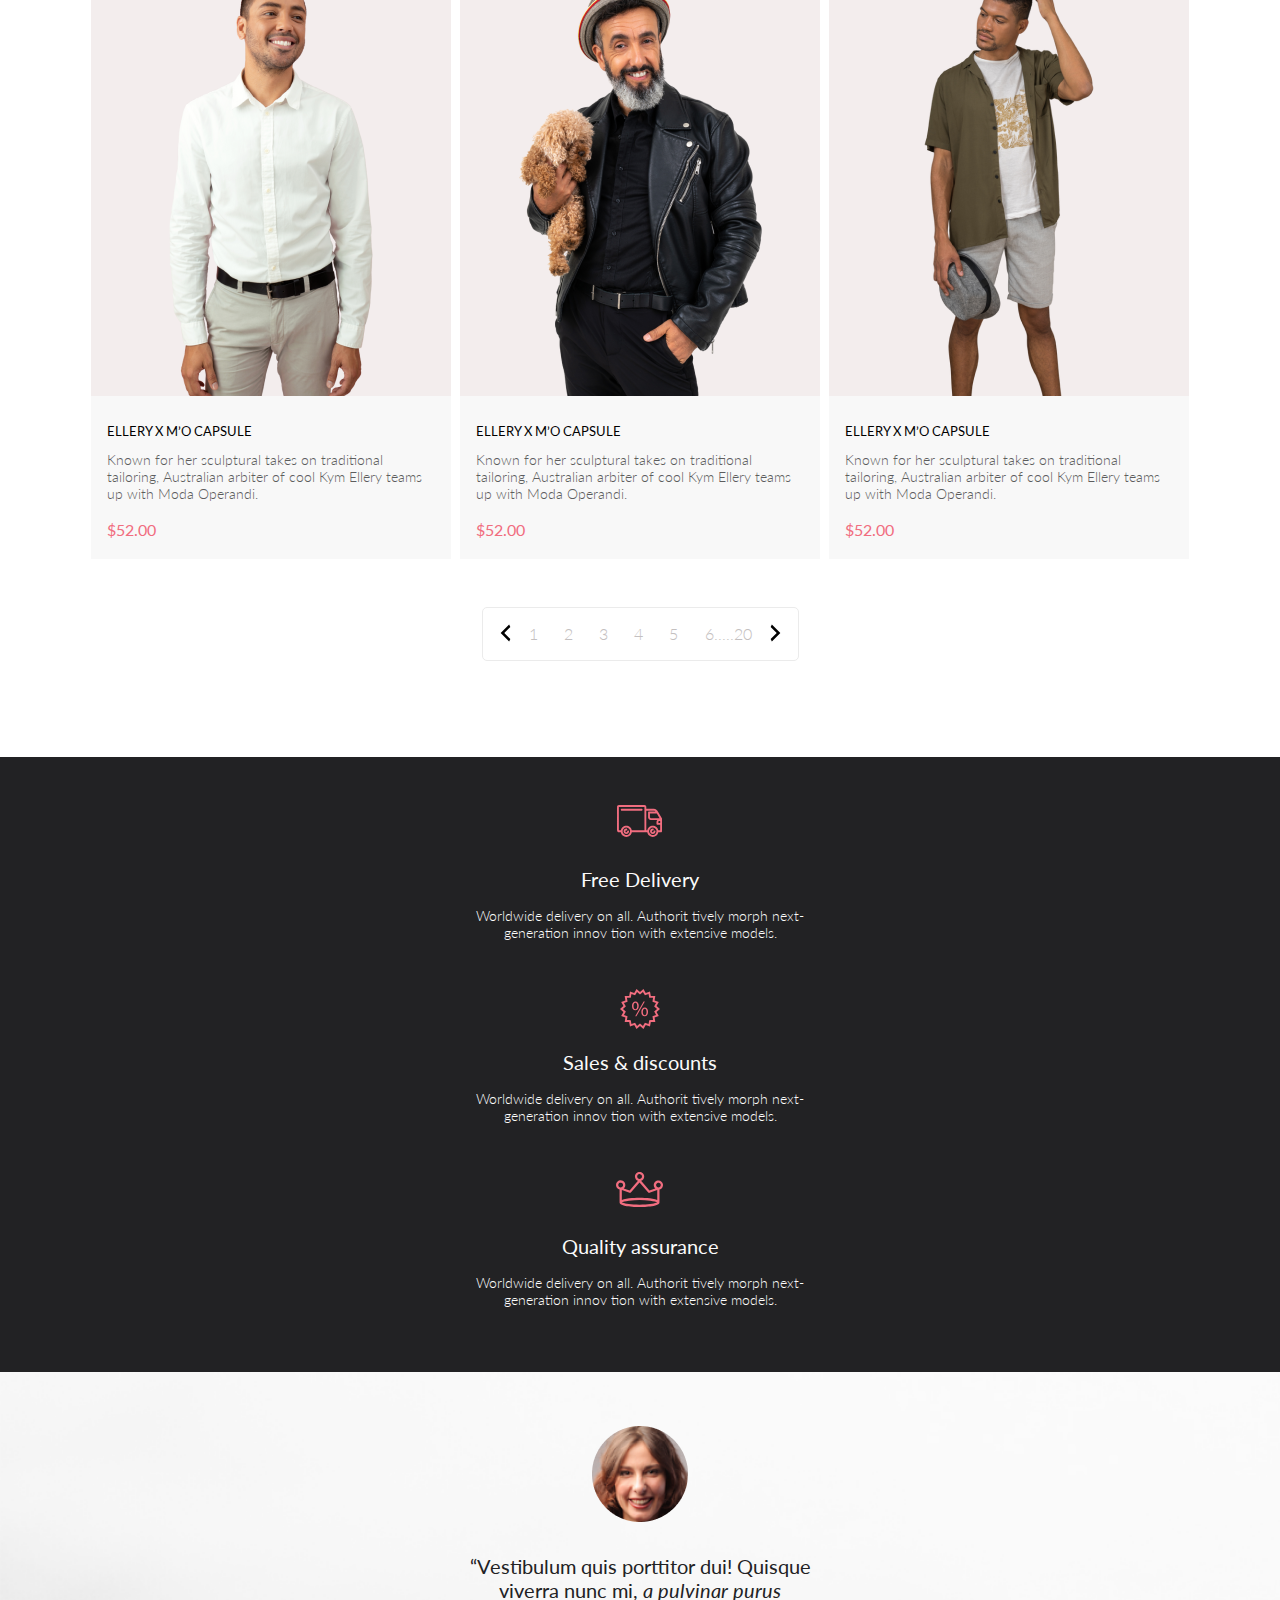
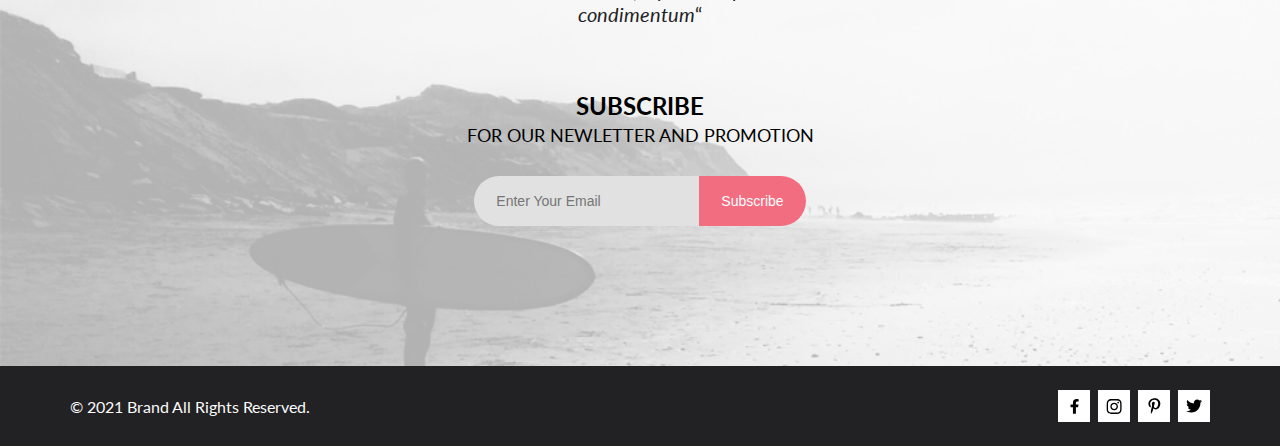
<file: catalog.html>
<!DOCTYPE html>
<html lang="en">

<head>
    <meta charset="UTF-8">
    <meta http-equiv="X-UA-Compatible" content="IE=edge">
    <meta name="viewport" content="width=device-width, initial-scale=1.0">
    <link rel="stylesheet" href="style.css">
    <title>Document</title>
    <link rel="preconnect" href="https://fonts.gstatic.com">
    <link
        href="https://fonts.googleapis.com/css2?family=Lato:ital,wght@0,100;0,300;0,400;0,700;0,900;1,100;1,300;1,400;1,700;1,900&display=swap"
        rel="stylesheet">
</head>

<body>
    <header class="navigation">
        <div class="header_content">
            <div class="header_menu container">
                <ul class="header_item">
                    <li class="header_menu_item">
                        <a href="index.html"><img class="logo menu_logo" src="img/corporate_logo.svg" alt="logo"></a>
                    </li>
                    <li class="header_menu_item">
                        <a href="#"><img class="logo" src="img/magnifier.svg" alt="search"></a>
                    </li>
                </ul>
                <ul class="header_item">
                    <li class="header_menu_item">
                        <button type="button" onclick="toggleMenu()" class="menu-button">
                            <img class="logo menu_logo_item" src="img/sandwich.svg" alt="menu">
                        </button>
                    </li>
                    <li class="header_menu_item">
                        <a href="registration.html"><img class="logo menu_logo item_none" src="img/my_profile.svg"
                                alt="profile"></a>
                    </li>
                    <li class="header_menu_item">
                        <a href="cart.html"><img class="logo item_none" src="img/basket.svg" alt="basket"></a>
                    </li>
                </ul>
            </div>
        </div>
    </header>

    <main class="main">
        <div class="main_banner_content">
            <div class="main_banner container">
                <div class="main_header">
                    <h1>NEW ARRIVALS</h1>
                </div>
                <div class="main_header_menu">
                    <a href="index.html" class="main_text">
                        <h2 class="main_text_catalog">HOME </h2>
                    </a>
                    <span class="slash">/</span>
                    <a href="#" class="main_text">
                        <h2 class="main_text_catalog">MEN </h2>
                    </a>
                    <span class="slash">/</span>
                    <h2 class="main_text"><span class="new_arrivals">NEW ARRIVALS</span></h2>
                </div>
            </div>
        </div>

        <nav class="main_menu container">
            <div class="main_menu_text">
                <div class="main_filter_button">
                    <div class="item_menu">
                        <button class="main_button">
                            <span class="filter_none">FILTER</span>
                            <img class="filter_img" src="img/filter_black.svg" alt="#">
                        </button>
                        <div class="main_menu_filter">
                            <div class="filter_heading_text">
                                <h2 class="main_filter_heading">FILTER</h2>
                                <img class="filter_img_heading" src="img/filter_pink.svg" alt="#">
                            </div>
                            <ul>
                                <li class="main_filter_item">
                                    <details>
                                        <summary class="main_menu_summary">CATEGORY</summary>
                                        <ul class="main_filter_list">
                                            <li class="main_category">
                                                <a class="main_category_link" href="#">Accessories</a>
                                            </li>
                                            <li class="main_category">
                                                <a class="main_category_link" href="#">Bags</a>
                                            </li>
                                            <li class="main_category">
                                                <a class="main_category_link" href="#">Denim</a>
                                            </li>
                                            <li class="main_category">
                                                <a class="main_category_link" href="#">Hoodies
                                                    &amp;&nbsp;Sweatshirts</a>
                                            </li>
                                            <li class="main_category">
                                                <a class="main_category_link" href="#">Jackets &amp;&nbsp;Coats</a>
                                            </li>
                                            <li class="main_category">
                                                <a class="main_category_link" href="#">Polos</a>
                                            </li>
                                            <li class="main_category">
                                                <a class="main_category_link" href="#">Shirts</a>
                                            </li>
                                            <li class="main_category">
                                                <a class="main_category_link" href="#">Shoes</a>
                                            </li>
                                            <li class="main_category">
                                                <a class="main_category_link" href="#">Sweaters & Knits</a>
                                            </li>
                                            <li class="main_category">
                                                <a class="main_category_link" href="#">T-Shirts</a>
                                            </li>
                                            <li class="main_category_padding">
                                                <a class="main_category_link" href="#">Tanks</a>
                                            </li>
                                        </ul>
                                    </details>
                                </li>

                                <li class="main_filter_item">
                                    <details>
                                        <summary class="main_menu_summary">BRAND</summary>
                                        <ul class="main_filter_list">
                                            <li class="main_category">
                                                <a href="#" class="main_category_link">Pull&amp;Bear</a>
                                            </li>
                                            <li class="main_category">
                                                <a href="#" class="main_category_link">Guess</a>
                                            </li>
                                            <li class="main_category">
                                                <a href="#" class="main_category_link">Bershka</a>
                                            </li>
                                            <li class="main_category">
                                                <a href="#" class="main_category_link">Mango</a>
                                            </li>
                                            <li class="main_category_padding">
                                                <a href="#" class="main_category_link">Stradivarius</a>
                                            </li>
                                        </ul>
                                    </details>
                                </li>
                                <li class="main_filter_item">
                                    <details>
                                        <summary class="main_menu_summary">DESIGNER</summary>
                                        <ul class="main_filter_list">
                                            <li class="main_category"><a href="#"
                                                    class="main_category_link">Desinger</a>
                                            </li>
                                            <li class="main_category"><a href="#"
                                                    class="main_category_link">Desinger</a>
                                            </li>
                                            <li class="main_category_padding"><a href="#"
                                                    class="main_category_link">Desinger</a>
                                            </li>
                                        </ul>
                                    </details>
                                </li>
                            </ul>
                        </div>
                    </div>
                </div>
            </div>

            <div class="main_menu_content">
                <ul class="main_top_menu">
                    <li class="main_button_menu size_item">
                        <div class="main_button_top">
                            <span>TRENDING NOW</span>
                            <a href="#" class="main_button_image">
                                <svg width="11" height="6" viewBox="0 0 11 6" fill="none"
                                    xmlns="http://www.w3.org/2000/svg">
                                    <path
                                        d="M5.00214 5.00214C4.83521 5.00247 4.67343 4.94433 4.54488 4.83782L0.258102 1.2655C0.112196 1.14422 0.0204417 0.969958 0.00302325 0.781035C-0.0143952 0.592112 0.0439493 0.404007 0.165221 0.258101C0.286493 0.112196 0.460759 0.0204417 0.649682 0.00302327C0.838605 -0.0143952 1.02671 0.043949 1.17262 0.165221L5.00214 3.36602L8.83167 0.279536C8.90475 0.220188 8.98884 0.175869 9.0791 0.149125C9.16937 0.122382 9.26403 0.113741 9.35764 0.1237C9.45126 0.133659 9.54198 0.162021 9.6246 0.207156C9.70722 0.252292 9.7801 0.313311 9.83906 0.386705C9.90449 0.460167 9.95405 0.546351 9.98462 0.639855C10.0152 0.733359 10.0261 0.83217 10.0167 0.930097C10.0073 1.02802 9.97784 1.12296 9.93005 1.20895C9.88227 1.29494 9.81723 1.37013 9.73904 1.42982L5.45225 4.88068C5.32002 4.97036 5.16154 5.01312 5.00214 5.00214Z"
                                        fill="#6F6E6E" />
                                </svg>
                            </a>
                        </div>

                        <ul class="main_button_submenu width_button">
                            <li class="main_list_size"><a href="#" class="main_submenu_trend">Gingham cage</a></li>
                            <li class="main_list_size"><a href="#" class="main_submenu_trend">Cotton Linen</a></li>
                            <li class="main_list_size"><a href="#" class="main_submenu_trend">Wide pants</a></li>
                            <li class="main_list_size"><a href="#" class="main_submenu_trend">White pants</a></li>
                            <li class="main_list_size"><a href="#" class="main_submenu_trend">Large collar</a></li>
                            <li class="main_list_size"><a href="#" class="main_submenu_trend">Oversize</a></li>
                        </ul>
                    </li>

                    <li class="main_button_menu size_item">
                        <div class="main_button_top">
                            <span class="main_size_item">SIZE</span>
                            <a href="#" class="main_button_image">
                                <svg width="11" height="6" viewBox="0 0 11 6" fill="none"
                                    xmlns="http://www.w3.org/2000/svg">
                                    <path
                                        d="M5.00214 5.00214C4.83521 5.00247 4.67343 4.94433 4.54488 4.83782L0.258102 1.2655C0.112196 1.14422 0.0204417 0.969958 0.00302325 0.781035C-0.0143952 0.592112 0.0439493 0.404007 0.165221 0.258101C0.286493 0.112196 0.460759 0.0204417 0.649682 0.00302327C0.838605 -0.0143952 1.02671 0.043949 1.17262 0.165221L5.00214 3.36602L8.83167 0.279536C8.90475 0.220188 8.98884 0.175869 9.0791 0.149125C9.16937 0.122382 9.26403 0.113741 9.35764 0.1237C9.45126 0.133659 9.54198 0.162021 9.6246 0.207156C9.70722 0.252292 9.7801 0.313311 9.83906 0.386705C9.90449 0.460167 9.95405 0.546351 9.98462 0.639855C10.0152 0.733359 10.0261 0.83217 10.0167 0.930097C10.0073 1.02802 9.97784 1.12296 9.93005 1.20895C9.88227 1.29494 9.81723 1.37013 9.73904 1.42982L5.45225 4.88068C5.32002 4.97036 5.16154 5.01312 5.00214 5.00214Z"
                                        fill="#6F6E6E" />
                                </svg>
                            </a>
                        </div>

                        <ul class="main_button_submenu">
                            <li class="main_list_size">
                                <input type="checkbox" class="main_input" id="xs"><label class="main_size"
                                    for="xs">XS</label>
                            </li>
                            <li class="main_list_size">
                                <input type="checkbox" class="main_input" id="s"><label class="main_size"
                                    for="s">S</label>
                            </li>
                            <li class="main_list_size">
                                <input type="checkbox" class="main_input" id="m"><label class="main_size"
                                    for="m">M</label>
                            </li>
                            <li class="main_list_size">
                                <input type="checkbox" class="main_input" id="l"><label class="main_size"
                                    for="l">L</label>
                            </li>
                        </ul>
                    </li>

                    <li class="main_button_menu indent_button size_item">
                        <div class="main_button_top">
                            <span>PRICE</span>
                            <a href="#" class="main_button_image">
                                <svg width="11" height="6" viewBox="0 0 11 6" fill="none"
                                    xmlns="http://www.w3.org/2000/svg">
                                    <path
                                        d="M5.00214 5.00214C4.83521 5.00247 4.67343 4.94433 4.54488 4.83782L0.258102 1.2655C0.112196 1.14422 0.0204417 0.969958 0.00302325 0.781035C-0.0143952 0.592112 0.0439493 0.404007 0.165221 0.258101C0.286493 0.112196 0.460759 0.0204417 0.649682 0.00302327C0.838605 -0.0143952 1.02671 0.043949 1.17262 0.165221L5.00214 3.36602L8.83167 0.279536C8.90475 0.220188 8.98884 0.175869 9.0791 0.149125C9.16937 0.122382 9.26403 0.113741 9.35764 0.1237C9.45126 0.133659 9.54198 0.162021 9.6246 0.207156C9.70722 0.252292 9.7801 0.313311 9.83906 0.386705C9.90449 0.460167 9.95405 0.546351 9.98462 0.639855C10.0152 0.733359 10.0261 0.83217 10.0167 0.930097C10.0073 1.02802 9.97784 1.12296 9.93005 1.20895C9.88227 1.29494 9.81723 1.37013 9.73904 1.42982L5.45225 4.88068C5.32002 4.97036 5.16154 5.01312 5.00214 5.00214Z"
                                        fill="#6F6E6E" />
                                </svg>
                            </a>
                        </div>

                        <ul class="main_button_submenu form_price">
                            <li class="main_list_size">
                                <form oninput="result.value=(range.value)" action="#">
                                    <input class="button_form" id="range" type="range" value="1000" step="1"
                                        max="100000" min="1000">
                                    <output name="result" for="range">1000</output> RUB
                                </form>
                            </li>
                        </ul>
                    </li>
                </ul>
            </div>
        </nav>

        <div class="card container">
            <div class="card_block">
                <a href="product.html" class="card_content indent_none">
                    <div class="image_container">
                        <img class="сard_product" src="img/1.png" alt="product">
                        <div class="add_to_cart_container">
                            <div class="add_to_cart_button">
                                <img src="img/basket.svg" alt="basket">
                                <span class="button_text">Add to Cart</span>
                            </div>
                        </div>
                    </div>
                    <div class="card_info">
                        <h2 class="card_item">ELLERY X&nbsp;M&rsquo;O CAPSULE</h2>
                        <p class="card_paragraph_content">
                            Known for her sculptural takes on&nbsp;traditional tailoring, Australian arbiter
                            of&nbsp;cool Kym Ellery teams up&nbsp;with Moda Operandi.
                        </p>
                        <p class="card_value">$52.00</p>
                    </div>
                </a>
                <a href="product.html" class="card_content indent_none indent_card">
                    <div class="image_container">
                        <img class="сard_product" src="img/22.png" alt="product">
                        <div class="add_to_cart_container">
                            <div class="add_to_cart_button">
                                <img src="img/basket.svg" alt="basket">
                                <span class="button_text">Add to Cart</span>
                            </div>
                        </div>
                    </div>
                    <div class="card_info">
                        <h2 class="card_item">ELLERY X&nbsp;M&rsquo;O CAPSULE</h2>
                        <p class="card_paragraph_content">
                            Known for her sculptural takes on&nbsp;traditional tailoring, Australian arbiter
                            of&nbsp;cool Kym Ellery teams up&nbsp;with Moda Operandi.
                        </p>
                        <p class="card_value">$52.00</p>
                    </div>
                </a>
                <a href="product.html" class="card_content hide">
                    <div class="image_container">
                        <img class="сard_product" src="img/3.png" alt="product">
                        <div class="add_to_cart_container">
                            <div class="add_to_cart_button">
                                <img src="img/basket.svg" alt="basket">
                                <span class="button_text">Add to Cart</span>
                            </div>
                        </div>
                    </div>
                    <div class="card_info">
                        <h2 class="card_item">ELLERY X&nbsp;M&rsquo;O CAPSULE</h2>
                        <p class="card_paragraph_content">
                            Known for her sculptural takes on&nbsp;traditional tailoring, Australian arbiter
                            of&nbsp;cool Kym Ellery teams up&nbsp;with Moda Operandi.
                        </p>
                        <p class="card_value">$52.00</p>
                    </div>
                </a>
                <a href="product.html" class="card_content">
                    <div class="image_container">
                        <img class="сard_product" src="img/4.png" alt="product">
                        <div class="add_to_cart_container">
                            <div class="add_to_cart_button">
                                <img src="img/basket.svg" alt="basket">
                                <span class="button_text">Add to Cart</span>
                            </div>
                        </div>
                    </div>
                    <div class="card_info">
                        <h2 class="card_item">ELLERY X&nbsp;M&rsquo;O CAPSULE</h2>
                        <p class="card_paragraph_content">
                            Known for her sculptural takes on&nbsp;traditional tailoring, Australian arbiter
                            of&nbsp;cool Kym Ellery teams up&nbsp;with Moda Operandi.
                        </p>
                        <p class="card_value">$52.00</p>
                    </div>
                </a>
                <a href="product.html" class="card_content">
                    <div class="image_container">
                        <img class="сard_product" src="img/55.png" alt="product">
                        <div class="add_to_cart_container">
                            <div class="add_to_cart_button">
                                <img src="img/basket.svg" alt="basket">
                                <span class="button_text">Add to Cart</span>
                            </div>
                        </div>
                    </div>
                    <div class="card_info">
                        <h2 class="card_item">ELLERY X&nbsp;M&rsquo;O CAPSULE</h2>
                        <p class="card_paragraph_content">
                            Known for her sculptural takes on&nbsp;traditional tailoring, Australian arbiter
                            of&nbsp;cool Kym Ellery teams up&nbsp;with Moda Operandi.
                        </p>
                        <p class="card_value">$52.00</p>
                    </div>
                </a>
                <a href="product.html" class="card_content">
                    <div class="image_container">
                        <img class="сard_product" src="img/66.png" alt="product">
                        <div class="add_to_cart_container">
                            <div class="add_to_cart_button">
                                <img src="img/basket.svg" alt="basket">
                                <span class="button_text">Add to Cart</span>
                            </div>
                        </div>
                    </div>
                    <div class="card_info">
                        <h2 class="card_item">ELLERY X&nbsp;M&rsquo;O CAPSULE</h2>
                        <p class="card_paragraph_content">
                            Known for her sculptural takes on&nbsp;traditional tailoring, Australian arbiter
                            of&nbsp;cool Kym Ellery teams up&nbsp;with Moda Operandi.
                        </p>
                        <p class="card_value">$52.00</p>
                    </div>
                </a>
                <a href="product.html" class="card_content">
                    <div class="image_container">
                        <img class="сard_product" src="img/7.png" alt="product">
                        <div class="add_to_cart_container">
                            <div class="add_to_cart_button">
                                <img src="img/basket.svg" alt="basket">
                                <span class="button_text">Add to Cart</span>
                            </div>
                        </div>
                    </div>
                    <div class="card_info">
                        <h2 class="card_item">ELLERY X&nbsp;M&rsquo;O CAPSULE</h2>
                        <p class="card_paragraph_content">
                            Known for her sculptural takes on&nbsp;traditional tailoring, Australian arbiter
                            of&nbsp;cool Kym Ellery teams up&nbsp;with Moda Operandi.
                        </p>
                        <p class="card_value">$52.00</p>
                    </div>
                </a>
                <a href="product.html" class="card_content">
                    <div class="image_container">
                        <img class="сard_product" src="img/8.png" alt="product">
                        <div class="add_to_cart_container">
                            <div class="add_to_cart_button">
                                <img src="img/basket.svg" alt="basket">
                                <span class="button_text">Add to Cart</span>
                            </div>
                        </div>
                    </div>
                    <div class="card_info">
                        <h2 class="card_item">ELLERY X&nbsp;M&rsquo;O CAPSULE</h2>
                        <p class="card_paragraph_content">
                            Known for her sculptural takes on&nbsp;traditional tailoring, Australian arbiter
                            of&nbsp;cool Kym Ellery teams up&nbsp;with Moda Operandi.
                        </p>
                        <p class="card_value">$52.00</p>
                    </div>
                </a>
                <a href="product.html" class="card_content">
                    <div class="image_container">
                        <img class="сard_product" src="img/9.png" alt="product">
                        <div class="add_to_cart_container">
                            <div class="add_to_cart_button">
                                <img src="img/basket.svg" alt="basket">
                                <span class="button_text">Add to Cart</span>
                            </div>
                        </div>
                    </div>
                    <div class="card_info">
                        <h2 class="card_item">ELLERY X&nbsp;M&rsquo;O CAPSULE</h2>
                        <p class="card_paragraph_content">
                            Known for her sculptural takes on&nbsp;traditional tailoring, Australian arbiter
                            of&nbsp;cool Kym Ellery teams up&nbsp;with Moda Operandi.
                        </p>
                        <p class="card_value">$52.00</p>
                    </div>
                </a>
            </div>
        </div>

        <div class="pagination container">
            <nav class="pagination_content">
                <div class="pagination_menu">
                    <div class="pagination_arrow">
                        <a href="#" class="hover_item">
                            <svg class="svg_item" width="13" height="23" viewBox="0 0 13 23" fill="none"
                                xmlns="http://www.w3.org/2000/svg">
                                <path
                                    d="M12.6998 3.7499L4.9498 11.4999L12.6998 19.2499L11.1498 22.3499L0.299805 11.4999L11.1498 0.649902L12.6998 3.7499Z"
                                    fill="black" />
                            </svg>
                        </a>
                    </div>
                    <ul class="pagination_roster">
                        <li class="pagination_item"><a href="#" class="list_item">1</a></li>
                        <li class="pagination_item"><a href="#" class="list_item">2</a></li>
                        <li class="pagination_item"><a href="#" class="list_item">3</a></li>
                        <li class="pagination_item"><a href="#" class="list_item">4</a></li>
                        <li class="pagination_item"><a href="#" class="list_item">5</a></li>
                        <li class="pagination_point"><a href="#" class="list_item">6</a></li>
                        <li class="pagination_point"><a href="#" class="list_item">.</a></li>
                        <li class="pagination_point"><a href="#" class="list_item">.</a></li>
                        <li class="pagination_point"><a href="#" class="list_item">.</a></li>
                        <li class="pagination_point"><a href="#" class="list_item">.</a></li>
                        <li class="pagination_point"><a href="#" class="list_item">.</a></li>
                        <li class="pagination_point"><a href="#" class="list_item">20</a></li>
                    </ul>
                    <div class="pagination_arrow">
                        <a href="#" class="hover_item">
                            <svg class="svg_item rotate_arrow" width="13" height="23" viewBox="0 0 13 23" fill="none"
                                xmlns="http://www.w3.org/2000/svg">
                                <path
                                    d="M12.6998 3.7499L4.9498 11.4999L12.6998 19.2499L11.1498 22.3499L0.299805 11.4999L11.1498 0.649902L12.6998 3.7499Z"
                                    fill="black" />
                            </svg>
                        </a>
                    </div>
                </div>
            </nav>
        </div>
    </main>

    <footer>
        <div class="footer_content">
            <div class="footer_block container">
                <div class="footer_info logo">
                    <a class="footer_link" href="#">
                        <img class="footer_info_content" src="img/delivery.svg" alt="photo">
                        <h2 class="footer_item">Free Delivery</h2>
                        <p class="footer_paragraph_content">
                            Worldwide delivery on&nbsp;all. Authorit tively morph next-generation innov tion with
                            extensive models.
                        </p>
                    </a>
                </div>
                <div class="footer_info_block logo">
                    <a class="footer_link" href="#">
                        <img class="footer_picture" src="img/discounts.svg" alt="photo">
                        <h2 class="footer_item">Sales &amp;&nbsp;discounts</h2>
                        <p class="footer_paragraph_content">
                            Worldwide delivery on&nbsp;all. Authorit tively morph next-generation innov tion with
                            extensive models.
                        </p>
                    </a>
                </div>
                <div class="footer_info logo">
                    <a class="footer_link" href="#">
                        <img class="footer_illustration" src="img/quality_assurance.svg" alt="photo">
                        <h2 class="footer_item">Quality assurance</h2>
                        <p class="footer_paragraph_content">
                            Worldwide delivery on&nbsp;all. Authorit tively morph next-generation innov tion with
                            extensive models.
                        </p>
                    </a>
                </div>
            </div>
        </div>

        <div class="footer_subscription">
            <div class="container footer_subscription_container">
                <div class="footer_contact">
                    <img class="footer_contact_person" src="img/contact_person.png" alt="photo">
                    <p class="footer_subscription_content">
                        “Vestibulum quis porttitor dui! Quisque<br> viverra nunc&nbsp;mi, <span
                            class="subscription">a&nbsp;pulvinar purus<br> condimentum</span>“
                    </p>
                </div>
                <form class="footer_entry_field" action="#">
                    <h2 class="footer_entry_subscribe">
                        <span class="subscribe">SUBSCRIBE </span><br>
                        FOR OUR NEWLETTER AND PROMOTION
                    </h2>
                    <div class="subscribe_item">
                        <div class="form_item">
                            <input class="form_input" required type="email" placeholder="Enter Your Email">
                            <button type="submit" class="form_submit">Subscribe</button>
                        </div>
                    </div>
                </form>
            </div>
        </div>

        <div class="footer_right">
            <div class="footer_right_content container">
                <div class="footer_connection_cotent">
                    <p class="footer_connection_text">&copy;&nbsp;2021 Brand All Rights Reserved.</p>
                </div>
                <nav>
                    <div class="footer_connection_block">
                        <a href="#" class="footer_connection">
                            <svg width="9" height="15" viewBox="0 0 9 15" fill="none"
                                xmlns="http://www.w3.org/2000/svg">
                                <path
                                    d="M8.08836 8.28L8.50686 5.61602H5.89022V3.88729C5.89022 3.15847 6.25574 2.44806 7.42765 2.44806H8.61722V0.179975C8.61722 0.179975 7.53772 0 6.50561 0C4.35073 0 2.9422 1.27593 2.9422 3.5857V5.61602H0.546875V8.28H2.9422V14.72H5.89022V8.28H8.08836Z"
                                    fill="black" />
                            </svg>
                        </a>
                        <a href="#" class="footer_connection">
                            <svg width="16" height="15" viewBox="0 0 16 15" fill="none"
                                xmlns="http://www.w3.org/2000/svg">
                                <path
                                    d="M8.13897 3.68159C6.02383 3.68159 4.31774 5.38491 4.31774 7.49663C4.31774 9.60835 6.02383 11.3117 8.13897 11.3117C10.2541 11.3117 11.9602 9.60835 11.9602 7.49663C11.9602 5.38491 10.2541 3.68159 8.13897 3.68159ZM8.13897 9.9769C6.77211 9.9769 5.65467 8.8646 5.65467 7.49663C5.65467 6.12866 6.76878 5.01636 8.13897 5.01636C9.50915 5.01636 10.6233 6.12866 10.6233 7.49663C10.6233 8.8646 9.50583 9.9769 8.13897 9.9769ZM13.0078 3.52554C13.0078 4.02026 12.6087 4.41538 12.1165 4.41538C11.621 4.41538 11.2252 4.01694 11.2252 3.52554C11.2252 3.03413 11.6243 2.63569 12.1165 2.63569C12.6087 2.63569 13.0078 3.03413 13.0078 3.52554ZM15.5386 4.42866C15.4821 3.23667 15.2094 2.18081 14.3347 1.31089C13.4634 0.440967 12.4058 0.168701 11.2119 0.108936C9.9814 0.039209 6.29321 0.039209 5.0627 0.108936C3.8721 0.165381 2.81453 0.437646 1.93987 1.30757C1.06522 2.17749 0.795836 3.23335 0.735973 4.42534C0.666134 5.65386 0.666134 9.33608 0.735973 10.5646C0.79251 11.7566 1.06522 12.8124 1.93987 13.6824C2.81453 14.5523 3.86878 14.8246 5.0627 14.8843C6.29321 14.9541 9.9814 14.9541 11.2119 14.8843C12.4058 14.8279 13.4634 14.5556 14.3347 13.6824C15.2061 12.8124 15.4788 11.7566 15.5386 10.5646C15.6085 9.33608 15.6085 5.65718 15.5386 4.42866ZM13.949 11.8828C13.6895 12.5335 13.1874 13.0349 12.5322 13.2972C11.5511 13.6857 9.22314 13.596 8.13897 13.596C7.05479 13.596 4.72348 13.6824 3.74573 13.2972C3.09389 13.0382 2.59171 12.5369 2.32898 11.8828C1.93987 10.9033 2.02967 8.57905 2.02967 7.49663C2.02967 6.41421 1.9432 4.08667 2.32898 3.1105C2.58838 2.45972 3.09056 1.95835 3.74573 1.69604C4.7268 1.30757 7.05479 1.39722 8.13897 1.39722C9.22314 1.39722 11.5545 1.31089 12.5322 1.69604C13.184 1.95503 13.6862 2.4564 13.949 3.1105C14.3381 4.08999 14.2483 6.41421 14.2483 7.49663C14.2483 8.57905 14.3381 10.9066 13.949 11.8828Z"
                                    fill="black" />
                            </svg>

                        </a>
                        <a href="#" class="footer_connection">
                            <svg width="13" height="16" viewBox="0 0 13 16" fill="none"
                                xmlns="http://www.w3.org/2000/svg">
                                <path
                                    d="M6.74032 0.203125C3.55564 0.203125 0.408203 2.34063 0.408203 5.8C0.408203 8 1.63738 9.25 2.38233 9.25C2.68963 9.25 2.86655 8.3875 2.86655 8.14375C2.86655 7.85313 2.13091 7.23438 2.13091 6.025C2.13091 3.5125 4.03055 1.73125 6.4889 1.73125C8.60271 1.73125 10.1671 2.94062 10.1671 5.1625C10.1671 6.82187 9.50597 9.93437 7.36422 9.93437C6.59133 9.93437 5.93018 9.37187 5.93018 8.56563C5.93018 7.38438 6.74963 6.24062 6.74963 5.02187C6.74963 2.95312 3.835 3.32812 3.835 5.82812C3.835 6.35313 3.90018 6.93437 4.13298 7.4125C3.70463 9.26875 2.82931 12.0344 2.82931 13.9469C2.82931 14.5375 2.91311 15.1188 2.96899 15.7094C3.07452 15.8281 3.02175 15.8156 3.18316 15.7563C4.74757 13.6 4.69169 13.1781 5.3994 10.3562C5.78119 11.0875 6.76826 11.4812 7.55046 11.4812C10.8469 11.4812 12.3275 8.24688 12.3275 5.33125C12.3275 2.22813 9.66427 0.203125 6.74032 0.203125Z"
                                    fill="black" />
                            </svg>
                        </a>
                        <a href="#" class="footer_connection">
                            <svg width="17" height="14" viewBox="0 0 17 14" fill="none"
                                xmlns="http://www.w3.org/2000/svg">
                                <path
                                    d="M14.417 3.74052C14.427 3.88264 14.427 4.0248 14.427 4.16692C14.427 8.50192 11.1498 13.4969 5.15986 13.4969C3.31448 13.4969 1.60022 12.9588 0.158203 12.0248C0.420396 12.0552 0.67247 12.0654 0.944752 12.0654C2.46741 12.0654 3.8691 11.5476 4.98843 10.6644C3.5565 10.6339 2.3565 9.68977 1.94305 8.39027C2.14475 8.4207 2.34642 8.44102 2.5582 8.44102C2.85063 8.44102 3.14308 8.40039 3.41533 8.32936C1.92291 8.02477 0.803551 6.70498 0.803551 5.11108V5.07048C1.23715 5.31414 1.74139 5.46642 2.2758 5.4867C1.39849 4.89786 0.823727 3.8928 0.823727 2.75573C0.823727 2.14661 0.985041 1.58823 1.26741 1.10092C2.87077 3.09077 5.28086 4.39023 7.98334 4.53239C7.93293 4.28873 7.90266 4.03495 7.90266 3.78114C7.90266 1.97402 9.35477 0.501953 11.1598 0.501953C12.0976 0.501953 12.9446 0.897891 13.5396 1.53748C14.2757 1.39536 14.9816 1.12123 15.6068 0.745609C15.3648 1.50705 14.8505 2.14664 14.1749 2.5527C14.8304 2.48167 15.4657 2.29889 16.0505 2.04511C15.6069 2.69483 15.0522 3.27348 14.417 3.74052Z"
                                    fill="black" />
                            </svg>
                        </a>
                    </div>
                </nav>
            </div>
        </div>
    </footer>

    <div class="site_navigation" id="navigation_menu">
        <div class="menu-header">
            <button type="button" class="header_close_button" onclick="closeMenu()">
                <img class="header_img" src="img/x.svg" alt="photo">
            </button>
        </div>

        <h3 class="navigation_header">MENU</h3>

        <nav>
            <ul class="site_navigation_list">
                <li class="site_navigation_list_group">
                    <a class="group_link" href="#">MAN</a>
                    <ul>
                        <li class="link_menu"><a href="#">Accessories</a></li>
                        <li class="link_menu"><a href="#">Bags</a></li>
                        <li class="link_menu"><a href="#">Denim</a></li>
                        <li class="link_menu"><a href="#">T-Shirts</a></li>
                    </ul>
                </li>
                <li class="site_navigation_list_group">
                    <a class="group_link" href="#">WOMAN</a>
                    <ul>
                        <li class="link_menu"><a href="#">Accessories</a></li>
                        <li class="link_menu"><a href="#">Jackets &amp;&nbsp;Coats</a></li>
                        <li class="link_menu"><a href="#">Polos</a></li>
                        <li class="link_menu"><a href="#">T-Shirts</a></li>
                        <li class="link_menu"><a href="#">Shirts</a></li>
                    </ul>
                </li>
                <li class="site_navigation_list_group">
                    <a class="group_link" href="#">KIDS</a>
                    <ul>
                        <li class="link_menu"><a href="#">Accessories</a></li>
                        <li class="link_menu"><a href="#">Jackets &amp;&nbsp;Coats</a></li>
                        <li class="link_menu"><a href="#">Polos</a></li>
                        <li class="link_menu"><a href="#">T-Shirts</a></li>
                        <li class="link_menu"><a href="#">Shirts</a></li>
                        <li class="link_menu"><a href="#">Bags</a></li>
                    </ul>
                </li>
            </ul>
        </nav>
    </div>

    <script>
        function toggleMenu() {
            var menu = document.getElementById("navigation_menu");
            menu.classList.toggle("shown");
        }

        function closeMenu() {
            var menu = document.getElementById("navigation_menu");
            menu.classList.remove("shown")
        }
    </script>

</body>

</html>
</file>
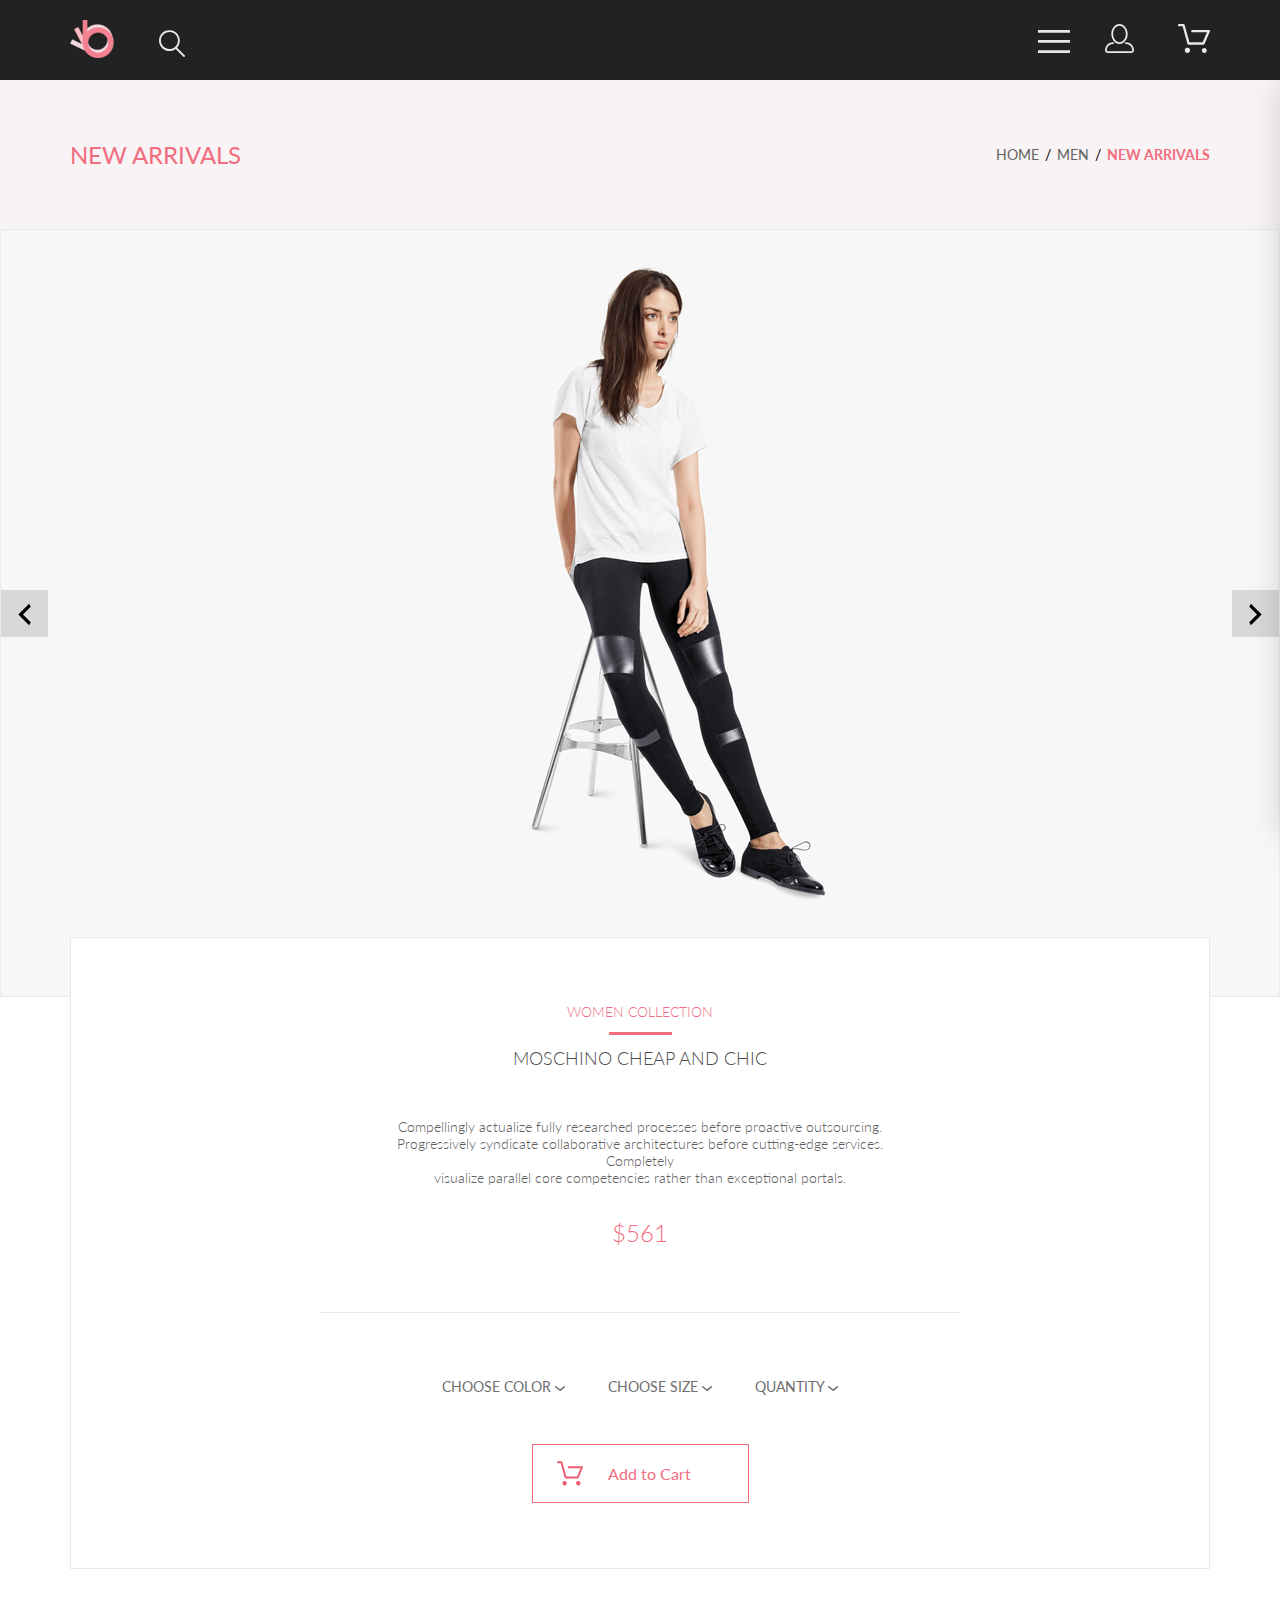
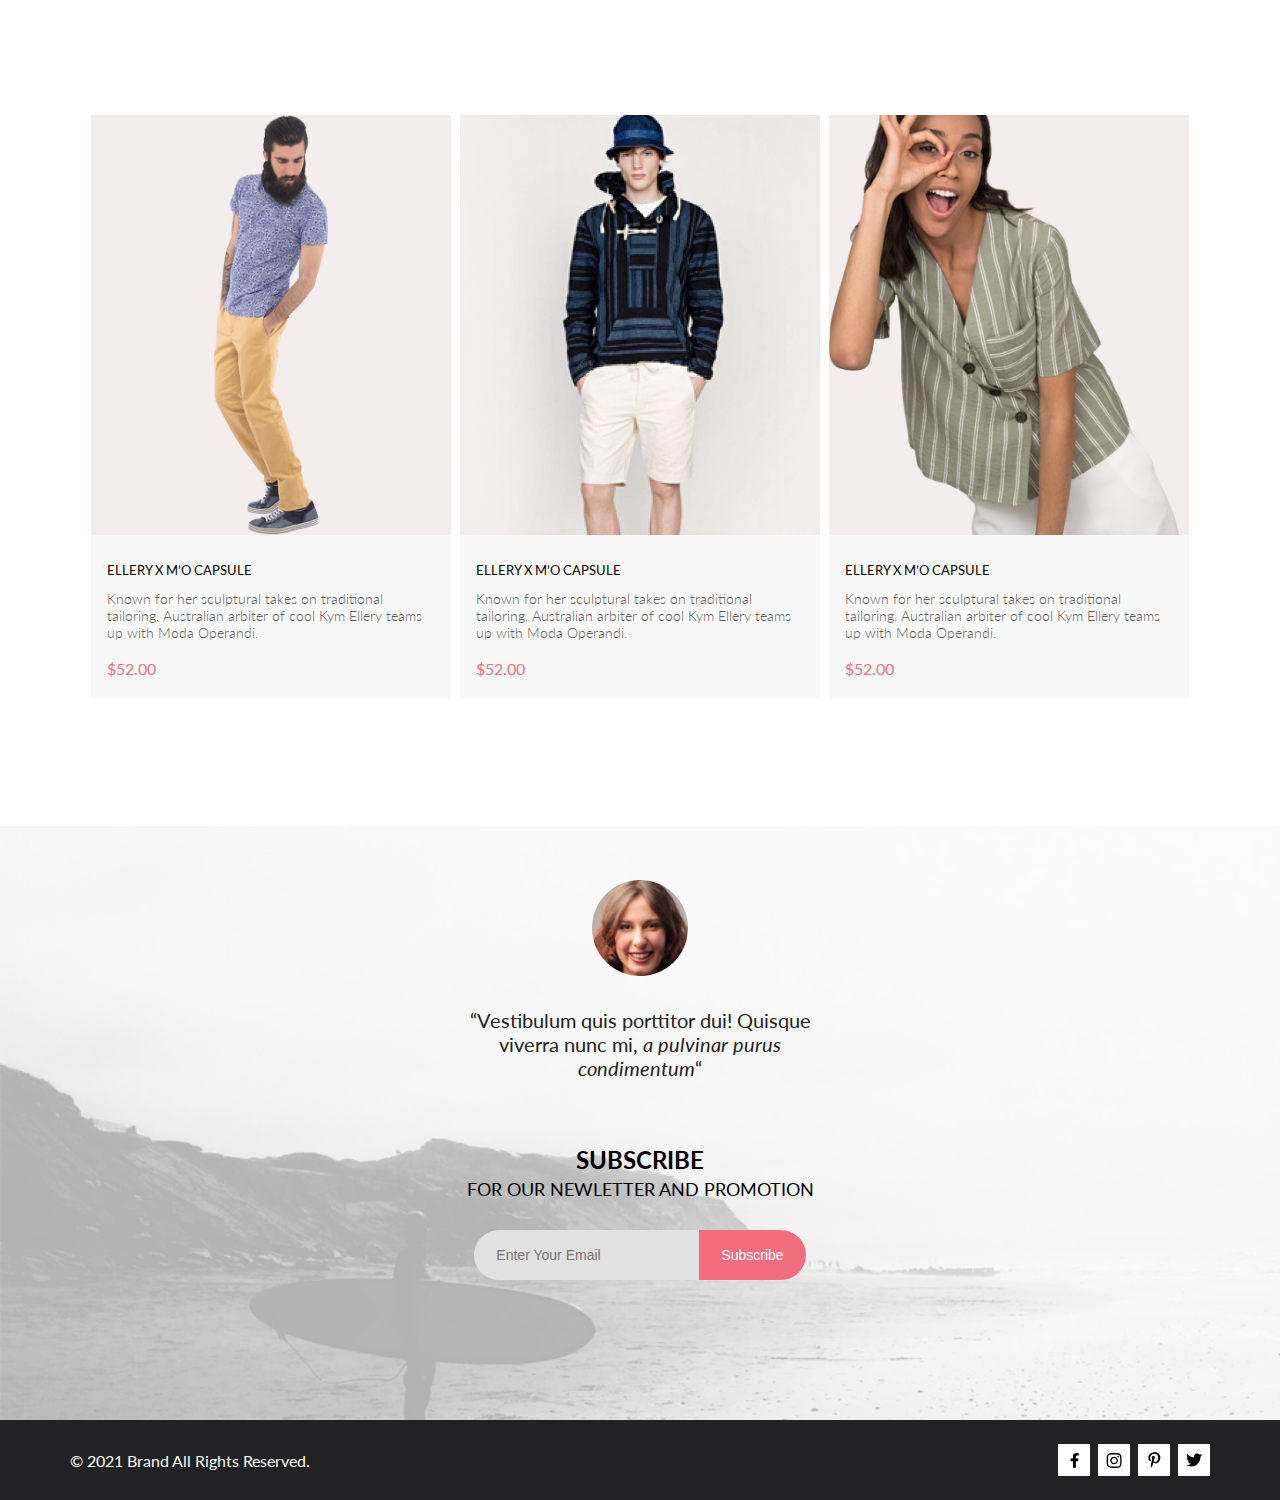
<file: product.html>
<!DOCTYPE html>
<html lang="en">

<head>
    <meta charset="UTF-8">
    <meta http-equiv="X-UA-Compatible" content="IE=edge">
    <meta name="viewport" content="width=device-width, initial-scale=1.0">
    <link rel="stylesheet" href="style.css">
    <title>Document</title>
    <link rel="preconnect" href="https://fonts.gstatic.com">
    <link
        href="https://fonts.googleapis.com/css2?family=Lato:ital,wght@0,100;0,300;0,400;0,700;0,900;1,100;1,300;1,400;1,700;1,900&display=swap"
        rel="stylesheet">
</head>

<body>
    <header>
        <div class="header_content">
            <div class="header_menu container">
                <ul class="header_item">
                    <li class="header_menu_item">
                        <a href="index.html"><img class="logo menu_logo" src="img/corporate_logo.svg" alt="logo"></a>
                    </li>
                    <li class="header_menu_item">
                        <a href="#"><img class="logo" src="img/magnifier.svg" alt="search"></a>
                    </li>
                </ul>
                <ul class="header_item">
                    <li class="header_menu_item">
                        <button type="button" onclick="toggleMenu()" class="menu-button">
                            <img class="logo menu_logo_item" src="img/sandwich.svg" alt="menu">
                        </button>
                    </li>
                    <li class="header_menu_item">
                        <a href="registration.html"><img class="logo menu_logo item_none" src="img/my_profile.svg"
                                alt="profile"></a>
                    </li>
                    <li class="header_menu_item">
                        <a href="cart.html"><img class="logo item_none" src="img/basket.svg" alt="basket"></a>
                    </li>
                </ul>
            </div>
        </div>
    </header>

    <main class="main">
        <div class="main_banner_content">
            <div class="main_banner container">
                <div class="main_header">
                    <h1>NEW ARRIVALS</h1>
                </div>
                <div class="main_header_menu">
                    <a href="index.html" class="main_text">
                        <h2 class="main_text_catalog">HOME </h2>
                    </a>
                    <span class="slash">/</span>
                    <a href="catalog.html" class="main_text">
                        <h2 class="main_text_catalog">MEN </h2>
                    </a>
                    <span class="slash">/</span>
                    <h2 class="main_text"><span class="new_arrivals">NEW ARRIVALS</span></h2>
                </div>
            </div>
        </div>

        <div class="main_product">
            <div class="main_content">
                <div class="main_arrow_content">
                    <a href="#" class="arrow_item">
                        <svg width="13" height="23" viewBox="0 0 13 23" fill="none" xmlns="http://www.w3.org/2000/svg">
                            <path
                                d="M12.6998 3.7499L4.9498 11.4999L12.6998 19.2499L11.1498 22.3499L0.299805 11.4999L11.1498 0.649902L12.6998 3.7499Z"
                                fill="black" />
                        </svg>
                    </a>
                </div>
                <div class="main_content_item container">
                    <img class="menu_item_product" src="img/product.png" alt="photo">
                </div>
                <div class="main_arrow_content">
                    <a href="#" class="arrow_item">
                        <svg class="svg_rotate" width="13" height="23" viewBox="0 0 13 23" fill="none"
                            xmlns="http://www.w3.org/2000/svg">
                            <path
                                d="M12.6998 3.7499L4.9498 11.4999L12.6998 19.2499L11.1498 22.3499L0.299805 11.4999L11.1498 0.649902L12.6998 3.7499Z"
                                fill="black" />
                        </svg>
                    </a>
                </div>
            </div>

        </div>

        <div class="main_cart container">
            <h2 class="main_heading_text">WOMEN COLLECTION</h2>
            <div class="main_line"></div>
            <h2 class="main_cart_text">MOSCHINO CHEAP AND CHIC</h2>
            <p class="main_paragraph">
                Compellingly actualize fully researched processes before proactive outsourcing.<br> Progressively
                syndicate collaborative architectures before cutting-edge services. Completely<br> visualize parallel
                core competencies rather than exceptional portals.
            </p>
            <p class="main_sum">$561</p>
            <div class="main_line_grey"></div>

            <div class="main_menu_item container">
                <ul class="main_menu_top_item">
                    <li class="main_button_link size_content">
                        <div class="button_main">
                            <span>CHOOSE COLOR</span>
                            <a href="#" class="main_button_image">
                                <svg width="11" height="6" viewBox="0 0 11 6" fill="none"
                                    xmlns="http://www.w3.org/2000/svg">
                                    <path
                                        d="M5.00214 5.00214C4.83521 5.00247 4.67343 4.94433 4.54488 4.83782L0.258102 1.2655C0.112196 1.14422 0.0204417 0.969958 0.00302325 0.781035C-0.0143952 0.592112 0.0439493 0.404007 0.165221 0.258101C0.286493 0.112196 0.460759 0.0204417 0.649682 0.00302327C0.838605 -0.0143952 1.02671 0.043949 1.17262 0.165221L5.00214 3.36602L8.83167 0.279536C8.90475 0.220188 8.98884 0.175869 9.0791 0.149125C9.16937 0.122382 9.26403 0.113741 9.35764 0.1237C9.45126 0.133659 9.54198 0.162021 9.6246 0.207156C9.70722 0.252292 9.7801 0.313311 9.83906 0.386705C9.90449 0.460167 9.95405 0.546351 9.98462 0.639855C10.0152 0.733359 10.0261 0.83217 10.0167 0.930097C10.0073 1.02802 9.97784 1.12296 9.93005 1.20895C9.88227 1.29494 9.81723 1.37013 9.73904 1.42982L5.45225 4.88068C5.32002 4.97036 5.16154 5.01312 5.00214 5.00214Z"
                                        fill="#6F6E6E" />
                                </svg>
                            </a>
                        </div>

                        <ul class="submenu_button choose_color">
                            <li class="button_size">
                                <input type="checkbox" class="size_button_main" id="black"><label class="label_item"
                                    for="black">Black</label>
                            </li>
                            <li class="button_size">
                                <input type="checkbox" class="size_button_main" id="red"><label class="label_item"
                                    for="red">Red</label>
                            </li>
                            <li class="button_size">
                                <input type="checkbox" class="size_button_main" id="white"><label class="label_item"
                                    for="white">White</label>
                            </li>
                            <li class="button_size">
                                <input type="checkbox" class="size_button_main" id="green"><label class="label_item"
                                    for="green">Green</label>
                            </li>
                        </ul>
                    </li>

                    <li class="main_button_link size_content">
                        <div class="button_main">
                            <span class="main_heading_link">CHOOSE SIZE </span>
                            <a href="#" class="main_button_image">
                                <svg width="11" height="6" viewBox="0 0 11 6" fill="none"
                                    xmlns="http://www.w3.org/2000/svg">
                                    <path
                                        d="M5.00214 5.00214C4.83521 5.00247 4.67343 4.94433 4.54488 4.83782L0.258102 1.2655C0.112196 1.14422 0.0204417 0.969958 0.00302325 0.781035C-0.0143952 0.592112 0.0439493 0.404007 0.165221 0.258101C0.286493 0.112196 0.460759 0.0204417 0.649682 0.00302327C0.838605 -0.0143952 1.02671 0.043949 1.17262 0.165221L5.00214 3.36602L8.83167 0.279536C8.90475 0.220188 8.98884 0.175869 9.0791 0.149125C9.16937 0.122382 9.26403 0.113741 9.35764 0.1237C9.45126 0.133659 9.54198 0.162021 9.6246 0.207156C9.70722 0.252292 9.7801 0.313311 9.83906 0.386705C9.90449 0.460167 9.95405 0.546351 9.98462 0.639855C10.0152 0.733359 10.0261 0.83217 10.0167 0.930097C10.0073 1.02802 9.97784 1.12296 9.93005 1.20895C9.88227 1.29494 9.81723 1.37013 9.73904 1.42982L5.45225 4.88068C5.32002 4.97036 5.16154 5.01312 5.00214 5.00214Z"
                                        fill="#6F6E6E" />
                                </svg>
                            </a>
                        </div>

                        <ul class="submenu_button">
                            <li class="button_size">
                                <input type="checkbox" class="size_button_main" id="xs"><label class="label_item"
                                    for="xs">XS</label>
                            </li>
                            <li class="button_size">
                                <input type="checkbox" class="size_button_main" id="s"><label class="label_item"
                                    for="s">S</label>
                            </li>
                            <li class="button_size">
                                <input type="checkbox" class="size_button_main" id="m"><label class="label_item"
                                    for="m">M</label>
                            </li>
                            <li class="button_size">
                                <input type="checkbox" class="size_button_main" id="l"><label class="label_item"
                                    for="l">L</label>
                            </li>
                        </ul>
                    </li>

                    <li class="main_button_link size_content">
                        <div class="button_main">
                            <span class="main_link">QUANTITY</span>
                            <a href="#" class="main_button_image">
                                <svg width="11" height="6" viewBox="0 0 11 6" fill="none"
                                    xmlns="http://www.w3.org/2000/svg">
                                    <path
                                        d="M5.00214 5.00214C4.83521 5.00247 4.67343 4.94433 4.54488 4.83782L0.258102 1.2655C0.112196 1.14422 0.0204417 0.969958 0.00302325 0.781035C-0.0143952 0.592112 0.0439493 0.404007 0.165221 0.258101C0.286493 0.112196 0.460759 0.0204417 0.649682 0.00302327C0.838605 -0.0143952 1.02671 0.043949 1.17262 0.165221L5.00214 3.36602L8.83167 0.279536C8.90475 0.220188 8.98884 0.175869 9.0791 0.149125C9.16937 0.122382 9.26403 0.113741 9.35764 0.1237C9.45126 0.133659 9.54198 0.162021 9.6246 0.207156C9.70722 0.252292 9.7801 0.313311 9.83906 0.386705C9.90449 0.460167 9.95405 0.546351 9.98462 0.639855C10.0152 0.733359 10.0261 0.83217 10.0167 0.930097C10.0073 1.02802 9.97784 1.12296 9.93005 1.20895C9.88227 1.29494 9.81723 1.37013 9.73904 1.42982L5.45225 4.88068C5.32002 4.97036 5.16154 5.01312 5.00214 5.00214Z"
                                        fill="#6F6E6E" />
                                </svg>
                            </a>
                        </div>

                        <div class="submenu_button quantity">
                            <label class="submenu_item label_item">
                                <input class="button_quantity_item" name="quantity_item" type="radio" value="1">1
                            </label>
                            <label class="submenu_item label_item">
                                <input class="button_quantity_item" name="quantity_item" type="radio" value="2">2
                            </label>
                            <label class="submenu_item label_item">
                                <input class="button_quantity_item" name="quantity_item" type="radio" value="3">3
                            </label>
                            <label class="submenu_item label_item">
                                <input class="button_quantity_item" name="quantity_item" type="radio" value="4">4
                            </label>
                        </div>

                    </li>
                </ul>
            </div>

            <div class="push_button container">
                <div class="push_item">
                    <a href="#" class="add_to_cart">
                        <svg width="27" height="25" viewBox="0 0 27 25" fill="none" xmlns="http://www.w3.org/2000/svg">
                            <path
                                d="M5.49847 22.185C5.50635 21.752 5.64091 21.3309 5.88519 20.9748C6.12947 20.6186 6.47261 20.3431 6.87158 20.1828C7.27055 20.0226 7.7076 19.9848 8.12781 20.0741C8.54802 20.1635 8.93269 20.376 9.23358 20.685C9.53447 20.994 9.73817 21.3857 9.81909 21.811C9.90002 22.2363 9.85453 22.6763 9.68842 23.0756C9.52231 23.475 9.24296 23.8161 8.88538 24.0559C8.52779 24.2957 8.10791 24.4237 7.67847 24.4237C7.38955 24.4211 7.10399 24.3611 6.83807 24.2472C6.57216 24.1333 6.3311 23.9676 6.12866 23.7597C5.92623 23.5518 5.76639 23.3057 5.65826 23.0355C5.55013 22.7653 5.49584 22.4763 5.49847 22.185ZM21.3045 24.4237C20.8711 24.4303 20.4453 24.3087 20.0797 24.074C19.7141 23.8393 19.4247 23.5017 19.2471 23.103C19.0696 22.7042 19.0117 22.2618 19.0806 21.8303C19.1496 21.3988 19.3423 20.9971 19.6351 20.6748C19.9278 20.3524 20.3077 20.1236 20.728 20.0165C21.1482 19.9095 21.5903 19.929 21.9997 20.0724C22.4091 20.2159 22.7679 20.4771 23.0317 20.8238C23.2956 21.1706 23.453 21.5877 23.4845 22.0236C23.5269 22.6155 23.3369 23.2004 22.9555 23.6523C22.7706 23.8745 22.5436 24.0574 22.2877 24.1901C22.0319 24.3227 21.7524 24.4025 21.4655 24.4247L21.3045 24.4237ZM8.59351 17.4855C8.38116 17.4851 8.17488 17.414 8.00671 17.2833C7.83855 17.1525 7.71792 16.9694 7.66351 16.7624L3.73651 2.19527H0.978516C0.719001 2.19527 0.470064 2.09128 0.28656 1.90622C0.103056 1.72116 0 1.47018 0 1.20847C0 0.946764 0.103056 0.695782 0.28656 0.510726C0.470064 0.325669 0.719001 0.22168 0.978516 0.22168H4.45752C4.66982 0.222254 4.876 0.293463 5.04413 0.424184C5.21226 0.554905 5.33295 0.737883 5.38751 0.944787L9.31451 15.5119H20.0185L23.5765 7.12665H11.7185C11.459 7.12665 11.2101 7.02266 11.0266 6.83761C10.8431 6.65255 10.74 6.40157 10.74 6.13986C10.74 5.87815 10.8431 5.62717 11.0266 5.44211C11.2101 5.25705 11.459 5.15306 11.7185 5.15306H25.0535C25.2131 5.15352 25.3701 5.19451 25.5099 5.27223C25.6497 5.34995 25.7679 5.46195 25.8535 5.59784C25.9413 5.73569 25.9945 5.89303 26.0084 6.05627C26.0224 6.21951 25.9966 6.38368 25.9335 6.53465L21.5425 16.8935C21.469 17.0684 21.3462 17.2177 21.1895 17.3229C21.0327 17.4281 20.8488 17.4846 20.6605 17.4855H8.59351Z"
                                fill="#EF5B70" />
                        </svg>
                        <span class="add_to_cart_button_text">Add to Cart</span>
                    </a>
                </div>
            </div>
        </div>

        <div class="card container">
            <div class="card_block">
                <a href="catalog.html" class="card_content indent_none">
                    <div class="image_container">
                        <img class="сard_product" src="img/4.png" alt="product">
                        <div class="add_to_cart_container">
                            <div class="add_to_cart_button">
                                <img src="img/basket.svg" alt="basket">
                                <span class="button_text">Add to Cart</span>
                            </div>
                        </div>
                    </div>
                    <div class="card_info">
                        <h2 class="card_item">ELLERY X&nbsp;M&rsquo;O CAPSULE</h2>
                        <p class="card_paragraph_content">
                            Known for her sculptural takes on&nbsp;traditional tailoring, Australian arbiter
                            of&nbsp;cool Kym Ellery teams up&nbsp;with Moda Operandi.
                        </p>
                        <p class="card_value">$52.00</p>
                    </div>
                </a>
                <a href="catalog.html" class="card_content indent_none card_hide">
                    <div class="image_container">
                        <img class="сard_product" src="img/3.png" alt="product">
                        <div class="add_to_cart_container">
                            <div class="add_to_cart_button">
                                <img src="img/basket.svg" alt="basket">
                                <span class="button_text">Add to Cart</span>
                            </div>
                        </div>
                    </div>
                    <div class="card_info">
                        <h2 class="card_item">ELLERY X&nbsp;M&rsquo;O CAPSULE</h2>
                        <p class="card_paragraph_content">
                            Known for her sculptural takes on&nbsp;traditional tailoring, Australian arbiter
                            of&nbsp;cool Kym Ellery teams up&nbsp;with Moda Operandi.
                        </p>
                        <p class="card_value">$52.00</p>
                    </div>
                </a>
                <a href="catalog.html" class="card_content hide">
                    <div class="image_container">
                        <img class="сard_product" src="img/6.png" alt="product">
                        <div class="add_to_cart_container">
                            <div class="add_to_cart_button">
                                <img src="img/basket.svg" alt="basket">
                                <span class="button_text">Add to Cart</span>
                            </div>
                        </div>
                    </div>
                    <div class="card_info">
                        <h2 class="card_item">ELLERY X&nbsp;M&rsquo;O CAPSULE</h2>
                        <p class="card_paragraph_content">
                            Known for her sculptural takes on&nbsp;traditional tailoring, Australian arbiter
                            of&nbsp;cool Kym Ellery teams up&nbsp;with Moda Operandi.
                        </p>
                        <p class="card_value">$52.00</p>
                    </div>
                </a>
            </div>
        </div>
    </main>

    <footer>
        <div class="footer_subscription product">
            <div class="container footer_subscription_container">
                <div class="footer_contact">
                    <img class="footer_contact_person" src="img/contact_person.png" alt="photo">
                    <p class="footer_subscription_content">
                        “Vestibulum quis porttitor dui! Quisque<br> viverra nunc&nbsp;mi, <span
                            class="subscription">a&nbsp;pulvinar purus<br> condimentum</span>“
                    </p>
                </div>
                <form class="footer_entry_field" action="#">
                    <h2 class="footer_entry_subscribe">
                        <span class="subscribe">SUBSCRIBE </span><br>
                        FOR OUR NEWLETTER AND PROMOTION
                    </h2>
                    <div class="subscribe_item">
                        <div class="form_item">
                            <input class="form_input" required type="email" placeholder="Enter Your Email">
                            <button type="submit" class="form_submit">Subscribe</button>
                        </div>
                    </div>
                </form>
            </div>
        </div>

        <div class="footer_right">
            <div class="footer_right_content container">
                <div class="footer_connection_cotent">
                    <p class="footer_connection_text">&copy;&nbsp;2021 Brand All Rights Reserved.</p>
                </div>
                <nav>
                    <div class="footer_connection_block">
                        <a href="#" class="footer_connection">
                            <svg width="9" height="15" viewBox="0 0 9 15" fill="none"
                                xmlns="http://www.w3.org/2000/svg">
                                <path
                                    d="M8.08836 8.28L8.50686 5.61602H5.89022V3.88729C5.89022 3.15847 6.25574 2.44806 7.42765 2.44806H8.61722V0.179975C8.61722 0.179975 7.53772 0 6.50561 0C4.35073 0 2.9422 1.27593 2.9422 3.5857V5.61602H0.546875V8.28H2.9422V14.72H5.89022V8.28H8.08836Z"
                                    fill="black" />
                            </svg>
                        </a>
                        <a href="#" class="footer_connection">
                            <svg width="16" height="15" viewBox="0 0 16 15" fill="none"
                                xmlns="http://www.w3.org/2000/svg">
                                <path
                                    d="M8.13897 3.68159C6.02383 3.68159 4.31774 5.38491 4.31774 7.49663C4.31774 9.60835 6.02383 11.3117 8.13897 11.3117C10.2541 11.3117 11.9602 9.60835 11.9602 7.49663C11.9602 5.38491 10.2541 3.68159 8.13897 3.68159ZM8.13897 9.9769C6.77211 9.9769 5.65467 8.8646 5.65467 7.49663C5.65467 6.12866 6.76878 5.01636 8.13897 5.01636C9.50915 5.01636 10.6233 6.12866 10.6233 7.49663C10.6233 8.8646 9.50583 9.9769 8.13897 9.9769ZM13.0078 3.52554C13.0078 4.02026 12.6087 4.41538 12.1165 4.41538C11.621 4.41538 11.2252 4.01694 11.2252 3.52554C11.2252 3.03413 11.6243 2.63569 12.1165 2.63569C12.6087 2.63569 13.0078 3.03413 13.0078 3.52554ZM15.5386 4.42866C15.4821 3.23667 15.2094 2.18081 14.3347 1.31089C13.4634 0.440967 12.4058 0.168701 11.2119 0.108936C9.9814 0.039209 6.29321 0.039209 5.0627 0.108936C3.8721 0.165381 2.81453 0.437646 1.93987 1.30757C1.06522 2.17749 0.795836 3.23335 0.735973 4.42534C0.666134 5.65386 0.666134 9.33608 0.735973 10.5646C0.79251 11.7566 1.06522 12.8124 1.93987 13.6824C2.81453 14.5523 3.86878 14.8246 5.0627 14.8843C6.29321 14.9541 9.9814 14.9541 11.2119 14.8843C12.4058 14.8279 13.4634 14.5556 14.3347 13.6824C15.2061 12.8124 15.4788 11.7566 15.5386 10.5646C15.6085 9.33608 15.6085 5.65718 15.5386 4.42866ZM13.949 11.8828C13.6895 12.5335 13.1874 13.0349 12.5322 13.2972C11.5511 13.6857 9.22314 13.596 8.13897 13.596C7.05479 13.596 4.72348 13.6824 3.74573 13.2972C3.09389 13.0382 2.59171 12.5369 2.32898 11.8828C1.93987 10.9033 2.02967 8.57905 2.02967 7.49663C2.02967 6.41421 1.9432 4.08667 2.32898 3.1105C2.58838 2.45972 3.09056 1.95835 3.74573 1.69604C4.7268 1.30757 7.05479 1.39722 8.13897 1.39722C9.22314 1.39722 11.5545 1.31089 12.5322 1.69604C13.184 1.95503 13.6862 2.4564 13.949 3.1105C14.3381 4.08999 14.2483 6.41421 14.2483 7.49663C14.2483 8.57905 14.3381 10.9066 13.949 11.8828Z"
                                    fill="black" />
                            </svg>

                        </a>
                        <a href="#" class="footer_connection">
                            <svg width="13" height="16" viewBox="0 0 13 16" fill="none"
                                xmlns="http://www.w3.org/2000/svg">
                                <path
                                    d="M6.74032 0.203125C3.55564 0.203125 0.408203 2.34063 0.408203 5.8C0.408203 8 1.63738 9.25 2.38233 9.25C2.68963 9.25 2.86655 8.3875 2.86655 8.14375C2.86655 7.85313 2.13091 7.23438 2.13091 6.025C2.13091 3.5125 4.03055 1.73125 6.4889 1.73125C8.60271 1.73125 10.1671 2.94062 10.1671 5.1625C10.1671 6.82187 9.50597 9.93437 7.36422 9.93437C6.59133 9.93437 5.93018 9.37187 5.93018 8.56563C5.93018 7.38438 6.74963 6.24062 6.74963 5.02187C6.74963 2.95312 3.835 3.32812 3.835 5.82812C3.835 6.35313 3.90018 6.93437 4.13298 7.4125C3.70463 9.26875 2.82931 12.0344 2.82931 13.9469C2.82931 14.5375 2.91311 15.1188 2.96899 15.7094C3.07452 15.8281 3.02175 15.8156 3.18316 15.7563C4.74757 13.6 4.69169 13.1781 5.3994 10.3562C5.78119 11.0875 6.76826 11.4812 7.55046 11.4812C10.8469 11.4812 12.3275 8.24688 12.3275 5.33125C12.3275 2.22813 9.66427 0.203125 6.74032 0.203125Z"
                                    fill="black" />
                            </svg>
                        </a>
                        <a href="#" class="footer_connection">
                            <svg width="17" height="14" viewBox="0 0 17 14" fill="none"
                                xmlns="http://www.w3.org/2000/svg">
                                <path
                                    d="M14.417 3.74052C14.427 3.88264 14.427 4.0248 14.427 4.16692C14.427 8.50192 11.1498 13.4969 5.15986 13.4969C3.31448 13.4969 1.60022 12.9588 0.158203 12.0248C0.420396 12.0552 0.67247 12.0654 0.944752 12.0654C2.46741 12.0654 3.8691 11.5476 4.98843 10.6644C3.5565 10.6339 2.3565 9.68977 1.94305 8.39027C2.14475 8.4207 2.34642 8.44102 2.5582 8.44102C2.85063 8.44102 3.14308 8.40039 3.41533 8.32936C1.92291 8.02477 0.803551 6.70498 0.803551 5.11108V5.07048C1.23715 5.31414 1.74139 5.46642 2.2758 5.4867C1.39849 4.89786 0.823727 3.8928 0.823727 2.75573C0.823727 2.14661 0.985041 1.58823 1.26741 1.10092C2.87077 3.09077 5.28086 4.39023 7.98334 4.53239C7.93293 4.28873 7.90266 4.03495 7.90266 3.78114C7.90266 1.97402 9.35477 0.501953 11.1598 0.501953C12.0976 0.501953 12.9446 0.897891 13.5396 1.53748C14.2757 1.39536 14.9816 1.12123 15.6068 0.745609C15.3648 1.50705 14.8505 2.14664 14.1749 2.5527C14.8304 2.48167 15.4657 2.29889 16.0505 2.04511C15.6069 2.69483 15.0522 3.27348 14.417 3.74052Z"
                                    fill="black" />
                            </svg>
                        </a>
                    </div>
                </nav>
            </div>
        </div>
    </footer>

    <div class="site_navigation" id="navigation_menu">
        <div class="menu-header">
            <button type="button" class="header_close_button" onclick="closeMenu()">
                <img class="header_img" src="img/x.svg" alt="photo">
            </button>
        </div>

        <h3 class="navigation_header">MENU</h3>

        <nav>
            <ul class="site_navigation_list">
                <li class="site_navigation_list_group">
                    <a class="group_link" href="catalog.html">MAN</a>
                    <ul>
                        <li class="link_menu"><a href="catalog.html">Accessories</a></li>
                        <li class="link_menu"><a href="catalog.html">Bags</a></li>
                        <li class="link_menu"><a href="catalog.html">Denim</a></li>
                        <li class="link_menu"><a href="catalog.html">T-Shirts</a></li>
                    </ul>
                </li>
                <li class="site_navigation_list_group">
                    <a class="group_link" href="catalog.html">WOMAN</a>
                    <ul>
                        <li class="link_menu"><a href="catalog.html">Accessories</a></li>
                        <li class="link_menu"><a href="catalog.html">Jackets &amp;&nbsp;Coats</a></li>
                        <li class="link_menu"><a href="catalog.html">Polos</a></li>
                        <li class="link_menu"><a href="catalog.html">T-Shirts</a></li>
                        <li class="link_menu"><a href="catalog.html">Shirts</a></li>
                    </ul>
                </li>
                <li class="site_navigation_list_group">
                    <a class="group_link" href="catalog.html">KIDS</a>
                    <ul>
                        <li class="link_menu"><a href="catalog.html">Accessories</a></li>
                        <li class="link_menu"><a href="catalog.html">Jackets &amp;&nbsp;Coats</a></li>
                        <li class="link_menu"><a href="catalog.html">Polos</a></li>
                        <li class="link_menu"><a href="catalog.html">T-Shirts</a></li>
                        <li class="link_menu"><a href="catalog.html">Shirts</a></li>
                        <li class="link_menu"><a href="catalog.html">Bags</a></li>
                    </ul>
                </li>
            </ul>
        </nav>
    </div>

    <script>
        function toggleMenu() {
            var menu = document.getElementById("navigation_menu");
            menu.classList.toggle("shown");
        }

        function closeMenu() {
            var menu = document.getElementById("navigation_menu");
            menu.classList.remove("shown")
        }
    </script>

</body>

</html>
</file>
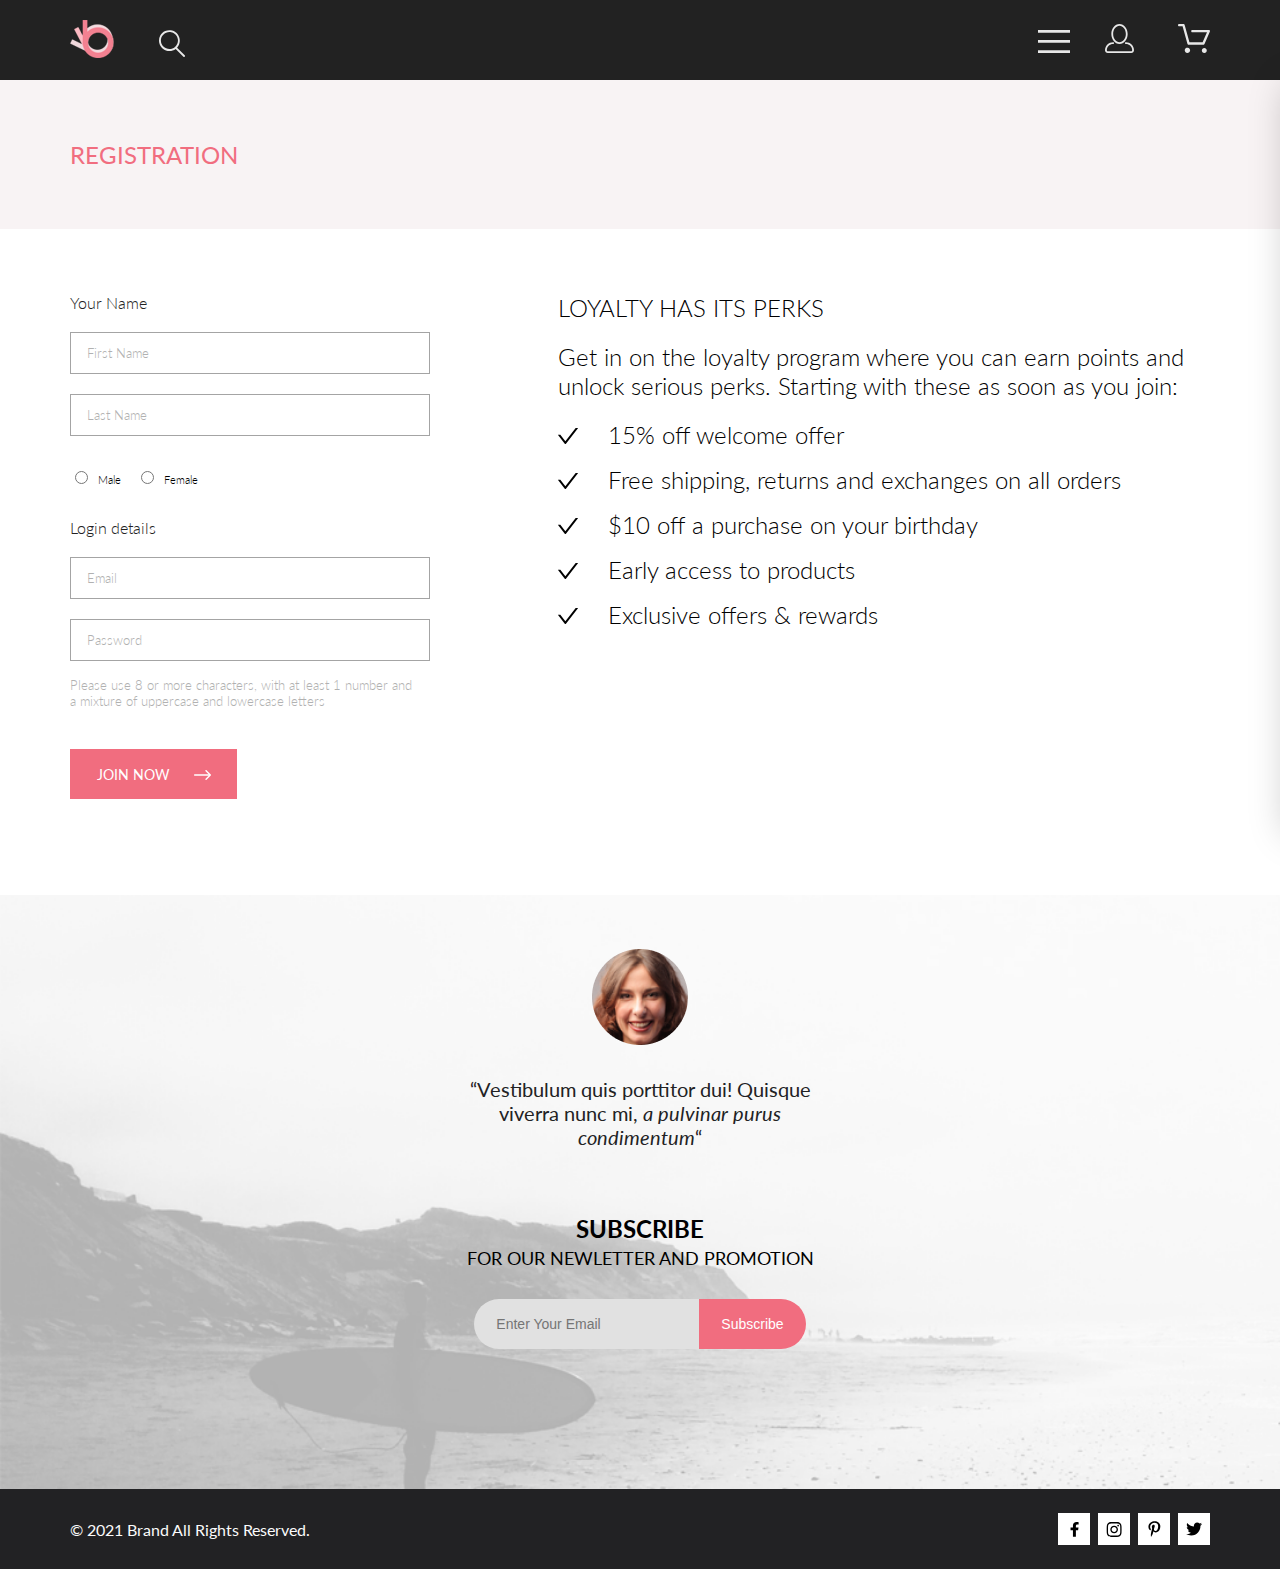
<file: registration.html>
<!DOCTYPE html>
<html lang="en">

<head>
    <meta charset="UTF-8">
    <meta http-equiv="X-UA-Compatible" content="IE=edge">
    <meta name="viewport" content="width=device-width, initial-scale=1.0">
    <link rel="stylesheet" href="style.css">
    <title>Document</title>
    <link rel="preconnect" href="https://fonts.gstatic.com">
    <link
        href="https://fonts.googleapis.com/css2?family=Lato:ital,wght@0,100;0,300;0,400;0,700;0,900;1,100;1,300;1,400;1,700;1,900&display=swap"
        rel="stylesheet">
</head>

<body>
    <header>
        <div class="header_content">
            <div class="header_menu container">
                <ul class="header_item">
                    <li class="header_menu_item">
                        <a href="index.html"><img class="logo menu_logo" src="img/corporate_logo.svg" alt="logo"></a>
                    </li>
                    <li class="header_menu_item">
                        <a href="#"><img class="logo" src="img/magnifier.svg" alt="search"></a>
                    </li>
                </ul>
                <ul class="header_item">
                    <li class="header_menu_item">
                        <button type="button" onclick="toggleMenu()" class="menu-button">
                            <img class="logo menu_logo_item" src="img/sandwich.svg" alt="menu">
                        </button>
                    </li>
                    <li class="header_menu_item">
                        <a href="#"><img class="logo menu_logo" src="img/my_profile.svg" alt="profile"></a>
                    </li>
                    <li class="header_menu_item">
                        <a href="cart.html"><img class="logo" src="img/basket.svg" alt="basket"></a>
                    </li>
                </ul>
            </div>
        </div>
    </header>

    <main class="main">
        <div class="main_banner_content">
            <div class="main_banner container">
                <h1 class="main_header">REGISTRATION</h1>
            </div>
        </div>

        <div class="registration container">
            <form class="main_registration" action="#">
                <div class="main_form_registration">
                    <span class="main_form_title">Your Name</span>
                </div>
                <input class="registration_form_field" name="first_name" type="text" required placeholder="First Name">
                <input class="registration_form_field" name="last_name" type="text" required placeholder="Last Name">
                <div class="main_gender">
                    <label><input class="main_gender_item" name="gender" type="radio" value="male">Male</label>
                    <label><input class="main_gender_item female" name="gender" type="radio"
                            value="female">Female</label>
                </div>
                <div class="main_form_registration">
                    <span class="main_form_title">Login details</span>
                </div>
                <input class="registration_form_field" name="email" type="email" required placeholder="Email">
                <input class="registration_form_field" name="password" type="password" required placeholder="Password">
                <div class="form_field_text">
                    Please use 8&nbsp;or more characters, with at&nbsp;least 1&nbsp;number and a&nbsp;mixture
                    of&nbsp;uppercase and lowercase letters
                </div>
                <button class="main_join_now" type="submit">
                    JOIN NOW
                    <img class="form_img" src="img/white_arrow.svg" alt="#">
                </button>
            </form>

            <div class="registration_loyalty">
                <h2 class="loyalty_system">LOYALTY HAS ITS PERKS</h2>
                <p class="paragraph_loyalty">
                    Get in&nbsp;on&nbsp;the loyalty program where you can earn points and unlock serious perks. Starting
                    with these as&nbsp;soon as&nbsp;you join:
                </p>
                <ul class="registration_item_content">
                    <li class="registration_item">
                        <img class="registration_check" src="img/check_mark.svg" alt="#">
                        15% off welcome offer
                    </li>
                    <li class="registration_item">
                        <img class="registration_check" src="img/check_mark.svg" alt="#">
                        Free shipping, returns and exchanges on&nbsp;all orders
                    </li>
                    <li class="registration_item">
                        <img class="registration_check" src="img/check_mark.svg" alt="#">
                        $10 off a&nbsp;purchase on&nbsp;your birthday
                    </li>
                    <li class="registration_item">
                        <img class="registration_check" src="img/check_mark.svg" alt="#">
                        Early access to&nbsp;products
                    </li>
                    <li class="registration_item_block">
                        <img class="registration_check" src="img/check_mark.svg" alt="#">
                        Exclusive offers &amp;&nbsp;rewards
                    </li>
                </ul>
            </div>
        </div>
    </main>

    <footer>
        <div class="footer_subscription registration_form">
            <div class="container footer_subscription_container">
                <div class="footer_contact">
                    <img class="footer_contact_person" src="img/contact_person.png" alt="photo">
                    <p class="footer_subscription_content">
                        “Vestibulum quis porttitor dui! Quisque<br> viverra nunc&nbsp;mi, <span
                            class="subscription">a&nbsp;pulvinar purus<br> condimentum</span>“
                    </p>
                </div>
                <form class="footer_entry_field" action="#">
                    <h2 class="footer_entry_subscribe">
                        <span class="subscribe">SUBSCRIBE </span><br>
                        FOR OUR NEWLETTER AND PROMOTION
                    </h2>
                    <div class="subscribe_item">
                        <div class="form_item">
                            <input class="form_input" required type="email" placeholder="Enter Your Email">
                            <button type="submit" class="form_submit">Subscribe</button>
                        </div>
                    </div>
                </form>
            </div>
        </div>

        <div class="footer_right">
            <div class="footer_right_content container">
                <div class="footer_connection_cotent">
                    <p class="footer_connection_text">&copy;&nbsp;2021 Brand All Rights Reserved.</p>
                </div>
                <nav>
                    <div class="footer_connection_block">
                        <a href="#" class="footer_connection">
                            <svg width="9" height="15" viewBox="0 0 9 15" fill="none"
                                xmlns="http://www.w3.org/2000/svg">
                                <path
                                    d="M8.08836 8.28L8.50686 5.61602H5.89022V3.88729C5.89022 3.15847 6.25574 2.44806 7.42765 2.44806H8.61722V0.179975C8.61722 0.179975 7.53772 0 6.50561 0C4.35073 0 2.9422 1.27593 2.9422 3.5857V5.61602H0.546875V8.28H2.9422V14.72H5.89022V8.28H8.08836Z"
                                    fill="black" />
                            </svg>
                        </a>
                        <a href="#" class="footer_connection">
                            <svg width="16" height="15" viewBox="0 0 16 15" fill="none"
                                xmlns="http://www.w3.org/2000/svg">
                                <path
                                    d="M8.13897 3.68159C6.02383 3.68159 4.31774 5.38491 4.31774 7.49663C4.31774 9.60835 6.02383 11.3117 8.13897 11.3117C10.2541 11.3117 11.9602 9.60835 11.9602 7.49663C11.9602 5.38491 10.2541 3.68159 8.13897 3.68159ZM8.13897 9.9769C6.77211 9.9769 5.65467 8.8646 5.65467 7.49663C5.65467 6.12866 6.76878 5.01636 8.13897 5.01636C9.50915 5.01636 10.6233 6.12866 10.6233 7.49663C10.6233 8.8646 9.50583 9.9769 8.13897 9.9769ZM13.0078 3.52554C13.0078 4.02026 12.6087 4.41538 12.1165 4.41538C11.621 4.41538 11.2252 4.01694 11.2252 3.52554C11.2252 3.03413 11.6243 2.63569 12.1165 2.63569C12.6087 2.63569 13.0078 3.03413 13.0078 3.52554ZM15.5386 4.42866C15.4821 3.23667 15.2094 2.18081 14.3347 1.31089C13.4634 0.440967 12.4058 0.168701 11.2119 0.108936C9.9814 0.039209 6.29321 0.039209 5.0627 0.108936C3.8721 0.165381 2.81453 0.437646 1.93987 1.30757C1.06522 2.17749 0.795836 3.23335 0.735973 4.42534C0.666134 5.65386 0.666134 9.33608 0.735973 10.5646C0.79251 11.7566 1.06522 12.8124 1.93987 13.6824C2.81453 14.5523 3.86878 14.8246 5.0627 14.8843C6.29321 14.9541 9.9814 14.9541 11.2119 14.8843C12.4058 14.8279 13.4634 14.5556 14.3347 13.6824C15.2061 12.8124 15.4788 11.7566 15.5386 10.5646C15.6085 9.33608 15.6085 5.65718 15.5386 4.42866ZM13.949 11.8828C13.6895 12.5335 13.1874 13.0349 12.5322 13.2972C11.5511 13.6857 9.22314 13.596 8.13897 13.596C7.05479 13.596 4.72348 13.6824 3.74573 13.2972C3.09389 13.0382 2.59171 12.5369 2.32898 11.8828C1.93987 10.9033 2.02967 8.57905 2.02967 7.49663C2.02967 6.41421 1.9432 4.08667 2.32898 3.1105C2.58838 2.45972 3.09056 1.95835 3.74573 1.69604C4.7268 1.30757 7.05479 1.39722 8.13897 1.39722C9.22314 1.39722 11.5545 1.31089 12.5322 1.69604C13.184 1.95503 13.6862 2.4564 13.949 3.1105C14.3381 4.08999 14.2483 6.41421 14.2483 7.49663C14.2483 8.57905 14.3381 10.9066 13.949 11.8828Z"
                                    fill="black" />
                            </svg>

                        </a>
                        <a href="#" class="footer_connection">
                            <svg width="13" height="16" viewBox="0 0 13 16" fill="none"
                                xmlns="http://www.w3.org/2000/svg">
                                <path
                                    d="M6.74032 0.203125C3.55564 0.203125 0.408203 2.34063 0.408203 5.8C0.408203 8 1.63738 9.25 2.38233 9.25C2.68963 9.25 2.86655 8.3875 2.86655 8.14375C2.86655 7.85313 2.13091 7.23438 2.13091 6.025C2.13091 3.5125 4.03055 1.73125 6.4889 1.73125C8.60271 1.73125 10.1671 2.94062 10.1671 5.1625C10.1671 6.82187 9.50597 9.93437 7.36422 9.93437C6.59133 9.93437 5.93018 9.37187 5.93018 8.56563C5.93018 7.38438 6.74963 6.24062 6.74963 5.02187C6.74963 2.95312 3.835 3.32812 3.835 5.82812C3.835 6.35313 3.90018 6.93437 4.13298 7.4125C3.70463 9.26875 2.82931 12.0344 2.82931 13.9469C2.82931 14.5375 2.91311 15.1188 2.96899 15.7094C3.07452 15.8281 3.02175 15.8156 3.18316 15.7563C4.74757 13.6 4.69169 13.1781 5.3994 10.3562C5.78119 11.0875 6.76826 11.4812 7.55046 11.4812C10.8469 11.4812 12.3275 8.24688 12.3275 5.33125C12.3275 2.22813 9.66427 0.203125 6.74032 0.203125Z"
                                    fill="black" />
                            </svg>
                        </a>
                        <a href="#" class="footer_connection">
                            <svg width="17" height="14" viewBox="0 0 17 14" fill="none"
                                xmlns="http://www.w3.org/2000/svg">
                                <path
                                    d="M14.417 3.74052C14.427 3.88264 14.427 4.0248 14.427 4.16692C14.427 8.50192 11.1498 13.4969 5.15986 13.4969C3.31448 13.4969 1.60022 12.9588 0.158203 12.0248C0.420396 12.0552 0.67247 12.0654 0.944752 12.0654C2.46741 12.0654 3.8691 11.5476 4.98843 10.6644C3.5565 10.6339 2.3565 9.68977 1.94305 8.39027C2.14475 8.4207 2.34642 8.44102 2.5582 8.44102C2.85063 8.44102 3.14308 8.40039 3.41533 8.32936C1.92291 8.02477 0.803551 6.70498 0.803551 5.11108V5.07048C1.23715 5.31414 1.74139 5.46642 2.2758 5.4867C1.39849 4.89786 0.823727 3.8928 0.823727 2.75573C0.823727 2.14661 0.985041 1.58823 1.26741 1.10092C2.87077 3.09077 5.28086 4.39023 7.98334 4.53239C7.93293 4.28873 7.90266 4.03495 7.90266 3.78114C7.90266 1.97402 9.35477 0.501953 11.1598 0.501953C12.0976 0.501953 12.9446 0.897891 13.5396 1.53748C14.2757 1.39536 14.9816 1.12123 15.6068 0.745609C15.3648 1.50705 14.8505 2.14664 14.1749 2.5527C14.8304 2.48167 15.4657 2.29889 16.0505 2.04511C15.6069 2.69483 15.0522 3.27348 14.417 3.74052Z"
                                    fill="black" />
                            </svg>
                        </a>
                    </div>
                </nav>
            </div>
        </div>
    </footer>

    <div class="site_navigation" id="navigation_menu">
        <div class="menu-header">
            <button type="button" class="header_close_button" onclick="closeMenu()">
                <img class="header_img" src="img/x.svg" alt="photo">
            </button>
        </div>

        <h3 class="navigation_header">MENU</h3>

        <nav>
            <ul class="site_navigation_list">
                <li class="site_navigation_list_group">
                    <a class="group_link" href="catalog.html">MAN</a>
                    <ul>
                        <li class="link_menu"><a href="catalog.html">Accessories</a></li>
                        <li class="link_menu"><a href="catalog.html">Bags</a></li>
                        <li class="link_menu"><a href="catalog.html">Denim</a></li>
                        <li class="link_menu"><a href="catalog.html">T-Shirts</a></li>
                    </ul>
                </li>
                <li class="site_navigation_list_group">
                    <a class="group_link" href="catalog.html">WOMAN</a>
                    <ul>
                        <li class="link_menu"><a href="catalog.html">Accessories</a></li>
                        <li class="link_menu"><a href="catalog.html">Jackets &amp;&nbsp;Coats</a></li>
                        <li class="link_menu"><a href="catalog.html">Polos</a></li>
                        <li class="link_menu"><a href="catalog.html">T-Shirts</a></li>
                        <li class="link_menu"><a href="catalog.html">Shirts</a></li>
                    </ul>
                </li>
                <li class="site_navigation_list_group">
                    <a class="group_link" href="catalog.html">KIDS</a>
                    <ul>
                        <li class="link_menu"><a href="catalog.html">Accessories</a></li>
                        <li class="link_menu"><a href="catalog.html">Jackets &amp;&nbsp;Coats</a></li>
                        <li class="link_menu"><a href="catalog.html">Polos</a></li>
                        <li class="link_menu"><a href="catalog.html">T-Shirts</a></li>
                        <li class="link_menu"><a href="catalog.html">Shirts</a></li>
                        <li class="link_menu"><a href="catalog.html">Bags</a></li>
                    </ul>
                </li>
            </ul>
        </nav>
    </div>

    <script>
        function toggleMenu() {
            var menu = document.getElementById("navigation_menu");
            menu.classList.toggle("shown");
        }

        function closeMenu() {
            var menu = document.getElementById("navigation_menu");
            menu.classList.remove("shown")
        }
    </script>

</body>

</html>
</file>
<file: style.css>
@charset "UTF-8";
html, body, div, span, applet, object, iframe,
h1, h2, h3, h4, h5, h6, p, blockquote, pre,
a, abbr, acronym, address, big, cite, code,
del, dfn, em, img, ins, kbd, q, s, samp,
small, strike, strong, sub, sup, tt, var,
b, u, i, center,
dl, dt, dd, ol, ul, li,
fieldset, form, label, legend,
table, caption, tbody, tfoot, thead, tr, th, td,
article, aside, canvas, details, embed,
figure, figcaption, footer, header, hgroup,
menu, nav, output, ruby, section, summary,
time, mark, audio, video {
  margin: 0;
  padding: 0;
  border: 0;
  font-size: 100%;
  font: inherit;
  vertical-align: baseline;
}

/* HTML5 display-role reset for older browsers */
article, aside, details, figcaption, figure,
footer, header, hgroup, menu, nav, section {
  display: block;
}

body {
  line-height: 1;
}

ol, ul {
  list-style: none;
}

blockquote, q {
  quotes: none;
}

blockquote:before, blockquote:after,
q:before, q:after {
  content: '';
  content: none;
}

table {
  border-collapse: collapse;
  border-spacing: 0;
}

@-webkit-keyframes picture {
  25% {
    -webkit-transform: rotate(360deg);
            transform: rotate(360deg);
  }
}

@keyframes picture {
  25% {
    -webkit-transform: rotate(360deg);
            transform: rotate(360deg);
  }
}

html {
  overflow-x: hidden;
}

body {
  font-family: 'Lato', sans-serif;
  overflow-x: hidden;
  position: relative;
}

.container {
  width: 1140px;
  margin: 0 auto;
  max-width: 100%;
  -webkit-box-sizing: border-box;
          box-sizing: border-box;
}

.header_content {
  background-color: #222;
  padding-top: 20px;
  padding-bottom: 20px;
}

.header_content .header_menu {
  display: -webkit-box;
  display: -ms-flexbox;
  display: flex;
  -webkit-box-pack: justify;
      -ms-flex-pack: justify;
          justify-content: space-between;
  -webkit-box-align: center;
      -ms-flex-align: center;
          align-items: center;
}

.header_content .header_menu .header_menu_item {
  display: -webkit-inline-box;
  display: -ms-inline-flexbox;
  display: inline-flex;
  -webkit-box-pack: center;
      -ms-flex-pack: center;
          justify-content: center;
  -webkit-box-align: center;
      -ms-flex-align: center;
          align-items: center;
  position: relative;
}

.header_content .header_menu .header_menu_item .menu_logo {
  margin-right: 40px;
}

.header_content .header_menu .header_menu_item .menu_logo_item {
  margin-right: 25px;
}

.header_content .header_menu .header_menu_item .menu-button {
  border: none;
  outline: none;
  background: none;
  cursor: pointer;
}

.logo:hover {
  -webkit-transform: scale(1.2);
          transform: scale(1.2);
  -webkit-transition: -webkit-transform 0.5s ease-in-out;
  transition: -webkit-transform 0.5s ease-in-out;
  transition: transform 0.5s ease-in-out;
  transition: transform 0.5s ease-in-out, -webkit-transform 0.5s ease-in-out;
}

.site_navigation {
  background: #FFFFFF;
  position: absolute;
  top: 80px;
  z-index: 1;
  width: 232px;
  padding: 16px 16px 157px 30px;
  -webkit-box-sizing: border-box;
          box-sizing: border-box;
  display: block;
  -webkit-box-shadow: 6px 4px 35px rgba(0, 0, 0, 0.21);
          box-shadow: 6px 4px 35px rgba(0, 0, 0, 0.21);
  right: -232px;
  -webkit-transition: right 0.5s ease-in-out;
  transition: right 0.5s ease-in-out;
  cursor: pointer;
}

.site_navigation.shown {
  right: 0;
}

.site_navigation .menu-header {
  display: -webkit-box;
  display: -ms-flexbox;
  display: flex;
  -webkit-box-pack: end;
      -ms-flex-pack: end;
          justify-content: flex-end;
}

.site_navigation .menu-header .header_close_button {
  display: -webkit-box;
  display: -ms-flexbox;
  display: flex;
  -webkit-box-pack: end;
      -ms-flex-pack: end;
          justify-content: flex-end;
  background: none;
  border: none;
  outline: none;
  cursor: pointer;
}

.site_navigation .menu-header .header_close_button .header_img {
  width: 12px;
  height: 12px;
}

.site_navigation .navigation_header {
  font-size: 14px;
  line-height: 17px;
  font-weight: bold;
}

.site_navigation .site_navigation_list .site_navigation_list_group {
  margin-top: 20px;
  font-size: 14px;
  line-height: 17px;
}

.site_navigation .site_navigation_list .site_navigation_list_group .group_link {
  color: #F16D7F;
}

.site_navigation .site_navigation_list .site_navigation_list_group .group_link:hover {
  color: #E05C6E;
}

.site_navigation .site_navigation_list .site_navigation_list_group .link_menu {
  margin-top: 12px;
  margin-left: 20px;
}

.site_navigation .site_navigation_list .site_navigation_list_group .link_menu a {
  color: #6F6E6E;
}

.site_navigation .site_navigation_list .site_navigation_list_group .link_menu a:hover {
  color: #F16D7F;
}

.site_navigation .site_navigation_list .site_navigation_list_group a {
  text-decoration: none;
}

.heading {
  background: #F1E4E6;
}

.heading .heading_items {
  display: -webkit-box;
  display: -ms-flexbox;
  display: flex;
  -webkit-box-pack: justify;
      -ms-flex-pack: justify;
          justify-content: space-between;
  -webkit-box-align: center;
      -ms-flex-align: center;
          align-items: center;
}

.heading .heading_items .heading_text {
  border-left: 12px solid #F16D7F;
  font-style: normal;
  font-weight: 700;
  font-size: 32px;
  line-height: 40px;
  color: #222222;
  padding-left: 16px;
  padding-right: 90px;
}

.heading .heading_items .heading_text .the_brand {
  font-weight: 900;
  font-size: 48px;
  line-height: 58px;
}

.heading .heading_items .heading_text .fashion {
  color: #F16D7F;
}

.offers .offers_parent {
  display: -webkit-box;
  display: -ms-flexbox;
  display: flex;
  -webkit-box-pack: justify;
      -ms-flex-pack: justify;
          justify-content: space-between;
  margin-top: 65px;
  margin-bottom: 30px;
}

.offers .offers_item {
  position: relative;
  display: block;
}

.offers .offers_item:not(:first-child) {
  margin-left: 30px;
}

.offers .offers_item:hover .offers_text {
  background-color: transparent;
}

.offers .offers_item:hover .offers_text .offer_text_container {
  background-color: rgba(32, 22, 22, 0.7);
}

.offers .offers_item .offers_image {
  max-width: 100%;
}

.offers .offers_item .offers_text {
  position: absolute;
  display: -webkit-box;
  display: -ms-flexbox;
  display: flex;
  -webkit-box-pack: center;
      -ms-flex-pack: center;
          justify-content: center;
  -webkit-box-align: center;
      -ms-flex-align: center;
          align-items: center;
  top: 0;
  right: 0;
  bottom: 0;
  left: 0;
  font-size: 16px;
  line-height: 19px;
  text-align: center;
  color: #FFFFFF;
  background-color: rgba(32, 22, 22, 0.7);
}

.offers .offers_item .offers_text .offer_text_container {
  padding: 4px;
}

.offers .offers_item .offers_text .offer_text_container .offers_title {
  font-size: 16px;
  line-height: 20px;
}

.offers .offers_item .offers_text .offer_text_container .offers_subtitle {
  font-size: 24px;
  line-height: 30px;
  color: #F16D7F;
}

.offers .offers_item.offers_picture {
  margin-left: 0;
}

.card_heading_text {
  margin-top: 96px;
  margin-bottom: 48px;
}

.card_heading_text .card_text {
  text-align: center;
}

.card_heading_text .card_text .card_heading {
  font-size: 30px;
  line-height: 36px;
}

.card_heading_text .card_text .card_paragraph {
  margin-top: 6px;
  font-size: 14px;
  line-height: 17px;
  color: #9f9f9f;
}

.card .card_block {
  display: -webkit-box;
  display: -ms-flexbox;
  display: flex;
  -ms-flex-wrap: wrap;
      flex-wrap: wrap;
  -webkit-box-pack: justify;
      -ms-flex-pack: justify;
          justify-content: space-between;
  margin-top: -30px;
}

.card .card_block .card_content {
  display: block;
  background: #F8F8F8;
  width: 360px;
  text-decoration: none;
  color: inherit;
  margin-top: 30px;
}

.card .card_block .card_content:hover .image_container .add_to_cart_container {
  display: -webkit-box;
  display: -ms-flexbox;
  display: flex;
}

.card .card_block .card_content .image_container {
  position: relative;
}

.card .card_block .card_content .image_container .add_to_cart_container {
  display: none;
  position: absolute;
  top: 0;
  bottom: 0;
  left: 0;
  right: 0;
  -webkit-box-pack: center;
      -ms-flex-pack: center;
          justify-content: center;
  -webkit-box-align: center;
      -ms-flex-align: center;
          align-items: center;
  background-color: rgba(58, 56, 56, 0.86);
}

.card .card_block .card_content .image_container .add_to_cart_container .add_to_cart_button {
  padding: 10px 12px;
  display: -webkit-inline-box;
  display: -ms-inline-flexbox;
  display: inline-flex;
  -webkit-box-align: center;
      -ms-flex-align: center;
          align-items: center;
  font-size: 14px;
  line-height: 16px;
  color: white;
  border: 1px solid white;
}

.card .card_block .card_content .image_container .add_to_cart_container .add_to_cart_button .button_text {
  margin-left: 12px;
}

.card .card_block .card_content .image_container .add_to_cart_container .add_to_cart_button:hover {
  -webkit-box-shadow: 0 0 10px white;
          box-shadow: 0 0 10px white;
}

.card .card_block .card_content .card_info {
  padding: 25px 28px 20px 16px;
}

.card .card_block .card_content .card_info .card_item {
  color: #000000;
  font-size: 13px;
  line-height: 16px;
}

.card .card_block .card_content .card_info .card_paragraph_content {
  margin-top: 12px;
  font-weight: 300;
  font-size: 14px;
  line-height: 17px;
  color: #5D5D5D;
}

.card .card_block .card_content .card_info .card_value {
  margin-top: 18px;
  font-size: 16px;
  line-height: 19px;
  color: #F16D7F;
}

.push {
  display: -webkit-box;
  display: -ms-flexbox;
  display: flex;
  -webkit-box-pack: center;
      -ms-flex-pack: center;
          justify-content: center;
  margin-top: 48px;
  margin-bottom: 96px;
}

.push .all_products {
  padding: 16px 38px;
  font-size: 16px;
  line-height: 19px;
  border: 1px solid #F16D7F;
  color: #F16D7F;
  text-decoration: none;
}

.push .all_products:hover {
  background-color: #F16D7F;
  color: white;
}

.footer_content {
  background: #222224;
  width: 100%;
}

.footer_content .footer_block {
  display: -webkit-box;
  display: -ms-flexbox;
  display: flex;
  -webkit-box-pack: justify;
      -ms-flex-pack: justify;
          justify-content: space-between;
  text-align: center;
  height: 340px;
}

.footer_content .footer_block .footer_info_block {
  padding-left: 30px;
  padding-right: 30px;
}

.footer_content .footer_block .footer_item {
  font-size: 20px;
  line-height: 24px;
  font-weight: normal;
}

.footer_content .footer_block .footer_paragraph_content {
  font-weight: 300;
  font-size: 14px;
  line-height: 17px;
  padding-top: 16px;
  padding-bottom: 104px;
  width: 360px;
}

.footer_content .footer_block .footer_link {
  color: #FBFBFB;
  text-decoration: none;
}

.footer_content .footer_block .footer_link .footer_info_content {
  padding-top: 103px;
  padding-bottom: 28px;
}

.footer_content .footer_block .footer_link .footer_picture {
  padding-top: 104px;
  padding-bottom: 19px;
}

.footer_content .footer_block .footer_link .footer_illustration {
  padding-top: 103px;
  padding-bottom: 25px;
}

.footer_subscription {
  background-image: url(img/Layer.png);
  height: 448px;
  background-repeat: no-repeat;
  background-size: cover;
}

.footer_subscription .footer_subscription_container {
  display: -webkit-box;
  display: -ms-flexbox;
  display: flex;
  -webkit-box-pack: justify;
      -ms-flex-pack: justify;
          justify-content: space-between;
  text-align: center;
}

.footer_subscription .footer_contact {
  margin-top: 86px;
}

.footer_subscription .footer_contact:hover .footer_contact_person {
  -webkit-animation: picture 3s 0s linear;
          animation: picture 3s 0s linear;
}

.footer_subscription .footer_subscription_content {
  width: 360px;
  font-size: 20px;
  line-height: 24px;
  text-align: center;
  color: #222224;
  padding-bottom: 126px;
  margin-top: 30px;
}

.footer_subscription .footer_subscription_content .subscription {
  font-style: italic;
}

.footer_subscription .footer_entry_field .footer_entry_subscribe {
  padding-top: 150px;
  padding-bottom: 32px;
  font-weight: 400;
  font-size: 18px;
}

.footer_subscription .footer_entry_field .footer_entry_subscribe .subscribe {
  font-weight: bold;
  font-size: 24px;
  line-height: 167.2%;
  text-align: center;
}

.footer_subscription .footer_entry_field .subscribe_item {
  display: -webkit-box;
  display: -ms-flexbox;
  display: flex;
  -webkit-box-pack: center;
      -ms-flex-pack: center;
          justify-content: center;
}

.footer_subscription .footer_entry_field .subscribe_item .form_item {
  display: -webkit-box;
  display: -ms-flexbox;
  display: flex;
}

.footer_subscription .footer_entry_field .subscribe_item .form_item .form_input {
  border: none;
  outline: none;
  padding: 7px 22px;
  font-size: 14px;
  line-height: 36px;
  background: #E1E1E1;
  color: rgba(34, 34, 36, 0.67);
  border-radius: 36px 0 0 36px;
}

.footer_subscription .footer_entry_field .subscribe_item .form_item .form_submit {
  border: none;
  font-size: 14px;
  line-height: 36px;
  padding: 7px 22px;
  background: #F16D7F;
  color: white;
  border-radius: 0 36px 36px 0;
  cursor: pointer;
}

.footer_subscription .footer_entry_field .subscribe_item .form_item .form_submit:hover {
  background: #E05C6E;
}

.footer_right {
  background-color: #222224;
  padding-top: 24px;
  padding-bottom: 24px;
}

.footer_right .footer_right_content {
  display: -webkit-box;
  display: -ms-flexbox;
  display: flex;
  -webkit-box-pack: justify;
      -ms-flex-pack: justify;
          justify-content: space-between;
  -webkit-box-align: center;
      -ms-flex-align: center;
          align-items: center;
}

.footer_right .footer_right_content .footer_connection_text {
  font-weight: normal;
  font-size: 16px;
  line-height: 19px;
  color: #FBFBFB;
}

.footer_right .footer_right_content .footer_connection_block {
  display: -webkit-box;
  display: -ms-flexbox;
  display: flex;
  -webkit-box-align: start;
      -ms-flex-align: start;
          align-items: flex-start;
}

.footer_right .footer_right_content .footer_connection_block .footer_connection {
  display: -webkit-inline-box;
  display: -ms-inline-flexbox;
  display: inline-flex;
  -webkit-box-pack: center;
      -ms-flex-pack: center;
          justify-content: center;
  -webkit-box-align: center;
      -ms-flex-align: center;
          align-items: center;
  width: 32px;
  height: 32px;
  background-color: white;
}

.footer_right .footer_right_content .footer_connection_block .footer_connection:not(:first-child) {
  margin-left: 8px;
}

.footer_right .footer_right_content .footer_connection_block .footer_connection:hover {
  background-color: #F16D7F;
}

.footer_right .footer_right_content .footer_connection_block .footer_connection:hover svg path {
  fill: white;
}

.main .main_banner_content {
  background: #F8F3F4;
}

.main .main_banner_content .main_banner {
  display: -webkit-box;
  display: -ms-flexbox;
  display: flex;
  -webkit-box-pack: justify;
      -ms-flex-pack: justify;
          justify-content: space-between;
  -webkit-box-align: center;
      -ms-flex-align: center;
          align-items: center;
}

.main .main_banner_content .main_banner .main_header {
  font-size: 24px;
  line-height: 29px;
  color: #F16D7F;
  padding: 60px 0;
}

.main .main_banner_content .main_banner .main_header_menu {
  display: -webkit-box;
  display: -ms-flexbox;
  display: flex;
  -webkit-box-align: start;
      -ms-flex-align: start;
          align-items: flex-start;
  font-size: 14px;
  line-height: 17px;
}

.main .main_banner_content .main_banner .main_header_menu .main_text_catalog:hover {
  color: #F16D7F;
}

.main .main_banner_content .main_banner .main_header_menu .main_text {
  display: -webkit-inline-box;
  display: -ms-inline-flexbox;
  display: inline-flex;
  -webkit-box-pack: center;
      -ms-flex-pack: center;
          justify-content: center;
  -webkit-box-align: center;
      -ms-flex-align: center;
          align-items: center;
  text-decoration: none;
  color: #636363;
}

.main .main_banner_content .main_banner .main_header_menu .slash {
  padding-left: 6px;
  padding-right: 6px;
}

.main .main_banner_content .main_banner .main_header_menu .new_arrivals {
  color: #F16D7F;
  font-weight: 700;
}

.main .main_menu {
  display: -webkit-box;
  display: -ms-flexbox;
  display: flex;
  padding-top: 51px;
  padding-bottom: 65px;
}

.main .main_menu .main_menu_text .main_filter_button {
  width: 360px;
}

.main .main_menu .main_menu_text .main_filter_button .item_menu {
  position: relative;
  display: inline-block;
}

.main .main_menu .main_menu_text .main_filter_button .item_menu .main_button {
  border: none;
  background: none;
  font-weight: 600;
  font-size: 14px;
  line-height: 17px;
  color: #000000;
  width: 70px;
  height: 17px;
  display: -webkit-box;
  display: -ms-flexbox;
  display: flex;
  -webkit-box-pack: justify;
      -ms-flex-pack: justify;
          justify-content: space-between;
  font-family: 'Lato';
  position: relative;
}

.main .main_menu .main_menu_text .main_filter_button .item_menu .main_button .filter_img {
  width: 15px;
  height: 10px;
  padding-left: 11px;
  padding-top: 3px;
}

.main .main_menu .main_menu_text .main_filter_button .item_menu .main_menu_filter {
  display: block;
  position: absolute;
  list-style-type: none;
  color: #6F6E6E;
  width: 360px;
  z-index: 1;
  background: #FFFFFF;
  padding: 16px;
  -webkit-box-shadow: 6px 4px 35px rgba(0, 0, 0, 0.21);
          box-shadow: 6px 4px 35px rgba(0, 0, 0, 0.21);
  font-size: 14px;
  line-height: 17px;
  -webkit-box-sizing: border-box;
          box-sizing: border-box;
  top: -15px;
  left: -10px;
  -webkit-transform: scaleY(0);
          transform: scaleY(0);
  -webkit-transform-origin: 0 0;
          transform-origin: 0 0;
  cursor: pointer;
}

.main .main_menu .main_menu_text .main_filter_button .item_menu .main_menu_filter .filter_heading_text {
  display: -webkit-box;
  display: -ms-flexbox;
  display: flex;
  -webkit-box-pack: justify;
      -ms-flex-pack: justify;
          justify-content: space-between;
}

.main .main_menu .main_menu_text .main_filter_button .item_menu .main_menu_filter .filter_heading_text .main_filter_heading {
  font-size: 14px;
  font-weight: 600;
  color: #F16D7F;
}

.main .main_menu .main_menu_text .main_filter_button .item_menu .main_menu_filter .filter_heading_text .filter_img_heading {
  padding-right: 290px;
  padding-left: 11px;
}

.main .main_menu .main_menu_text .main_filter_button .item_menu .main_menu_filter .main_menu_summary {
  cursor: pointer;
}

.main .main_menu .main_menu_text .main_filter_button .item_menu .main_menu_filter .main_menu_summary {
  display: block;
  border-bottom: 1px solid #ebebeb;
  border-left: 5px solid #F16D7F;
  padding: 10px;
  margin-top: 16px;
  font-size: 14px;
}

.main .main_menu .main_menu_text .main_filter_button .item_menu .main_menu_filter .main_menu_summary:hover {
  color: #F16D7F;
  border-left: 5px solid #E05C6E;
}

.main .main_menu .main_menu_text .main_filter_button .item_menu .main_menu_filter .main_filter_list {
  list-style-type: none;
  padding-top: 16px;
  padding-left: 16px;
}

.main .main_menu .main_menu_text .main_filter_button .item_menu .main_menu_filter .main_filter_list a:hover {
  color: #F16D7F;
}

.main .main_menu .main_menu_text .main_filter_button .item_menu .main_menu_filter .main_filter_list .main_category {
  padding-bottom: 10px;
}

.main .main_menu .main_menu_text .main_filter_button .item_menu .main_menu_filter .main_filter_list .main_category_link {
  text-decoration: none;
  color: inherit;
}

.main .main_menu .main_menu_text .main_filter_button .item_menu:hover .main_menu_filter {
  -webkit-transform: scaleY(1);
          transform: scaleY(1);
}

.main .main_menu .main_menu_content {
  margin-left: 24px;
  cursor: pointer;
}

.main .main_menu .main_menu_content .main_top_menu {
  display: -webkit-box;
  display: -ms-flexbox;
  display: flex;
}

.main .main_menu .main_menu_content .main_top_menu .main_button_menu {
  font-size: 14px;
  line-height: 17px;
  color: #6F6E6E;
  margin-right: 24px;
  position: relative;
}

.main .main_menu .main_menu_content .main_top_menu .main_button_menu:hover {
  color: #F16D7F;
}

.main .main_menu .main_menu_content .main_top_menu .main_button_menu:hover path {
  fill: #F16D7F;
}

.main .main_menu .main_menu_content .main_top_menu .main_button_menu .main_button_top {
  cursor: pointer;
}

.main .main_menu .main_menu_content .main_top_menu .main_button_menu .main_button_image {
  padding-left: 10px;
}

.main .main_menu .main_menu_content .main_top_menu .main_button_menu .main_button_submenu {
  position: absolute;
  background: #FFFFFF;
  -webkit-box-shadow: 6px 4px 35px rgba(0, 0, 0, 0.21);
          box-shadow: 6px 4px 35px rgba(0, 0, 0, 0.21);
  padding: 10px;
  font-size: 14px;
  line-height: 16px;
  width: 70px;
  margin-top: 5px;
  -webkit-box-sizing: border-box;
          box-sizing: border-box;
  -webkit-transform: scaleY(0);
          transform: scaleY(0);
  -webkit-transform-origin: 0 0;
          transform-origin: 0 0;
  cursor: pointer;
  top: 100%;
  right: 0;
  z-index: 10;
  -webkit-transition: -webkit-transform 0.5s ease-in-out;
  transition: -webkit-transform 0.5s ease-in-out;
  transition: transform 0.5s ease-in-out;
  transition: transform 0.5s ease-in-out, -webkit-transform 0.5s ease-in-out;
}

.main .main_menu .main_menu_content .main_top_menu .main_button_menu .main_button_submenu .main_list_size {
  display: -webkit-box;
  display: -ms-flexbox;
  display: flex;
  -webkit-box-align: center;
      -ms-flex-align: center;
          align-items: center;
}

.main .main_menu .main_menu_content .main_top_menu .main_button_menu .main_button_submenu .main_list_size .button_form {
  width: 100%;
}

.main .main_menu .main_menu_content .main_top_menu .main_button_menu .main_button_submenu .main_input {
  cursor: pointer;
}

.main .main_menu .main_menu_content .main_top_menu .main_button_menu .main_button_submenu .main_size {
  color: #6F6E6E;
  padding-left: 9px;
  cursor: pointer;
}

.main .main_menu .main_menu_content .main_top_menu .main_button_menu .main_button_submenu .main_size:hover {
  color: #F16D7F;
}

.main .main_menu .main_menu_content .main_top_menu .main_button_menu .main_button_submenu.form_price {
  width: 152px;
}

.main .main_menu .main_menu_content .main_top_menu .main_button_menu .main_button_submenu .main_submenu_trend {
  font-size: 14px;
  line-height: 17px;
  color: #6F6E6E;
  margin-right: 24px;
  position: relative;
  text-decoration: none;
  padding-bottom: 6px;
}

.main .main_menu .main_menu_content .main_top_menu .main_button_menu .main_button_submenu .main_submenu_trend:hover {
  color: #F16D7F;
}

.main .main_menu .main_menu_content .main_top_menu .main_button_menu .width_button {
  width: 136px;
  right: 0;
}

.main .main_menu .main_menu_content .main_top_menu .main_button_menu.size_item:hover .main_button_submenu {
  -webkit-transform: scaleY(1);
          transform: scaleY(1);
}

.main .pagination {
  display: -webkit-box;
  display: -ms-flexbox;
  display: flex;
  -webkit-box-pack: center;
      -ms-flex-pack: center;
          justify-content: center;
  margin-top: 48px;
  margin-bottom: 96px;
  width: 282px;
  -webkit-box-sizing: border-box;
          box-sizing: border-box;
  cursor: pointer;
}

.main .pagination .pagination_menu {
  display: -webkit-box;
  display: -ms-flexbox;
  display: flex;
  -webkit-box-pack: center;
      -ms-flex-pack: center;
          justify-content: center;
  border: 1px solid #EBEBEB;
  border-radius: 5px;
  width: 283px;
  padding: 16px;
  -webkit-transition: background-color .3s;
  transition: background-color .3s;
}

.main .pagination .pagination_menu a:hover {
  color: #F16D7F;
}

.main .pagination .pagination_menu .pagination_arrow .svg_item {
  height: 18px;
}

.main .pagination .pagination_menu .pagination_arrow .svg_item.rotate_arrow {
  -webkit-transform: rotate(180deg);
          transform: rotate(180deg);
}

.main .pagination .pagination_menu .pagination_arrow .svg_item:hover path {
  fill: #F16D7F;
}

.main .pagination .pagination_menu .pagination_roster {
  display: -webkit-box;
  display: -ms-flexbox;
  display: flex;
  -webkit-box-pack: center;
      -ms-flex-pack: center;
          justify-content: center;
  width: 100%;
  padding-left: 17px;
  padding-right: 17px;
}

.main .pagination .pagination_menu .list_item {
  text-decoration: none;
  font-weight: 300;
  font-size: 16px;
  line-height: 19px;
  color: #c4c0c0;
}

.main .pagination .pagination_menu .pagination_item {
  width: 100%;
}

.main .main_product {
  background: #F7F7F7;
  border: 1px solid #EAEAEA;
}

.main .main_product .main_content {
  display: -webkit-box;
  display: -ms-flexbox;
  display: flex;
  -webkit-box-pack: center;
      -ms-flex-pack: center;
          justify-content: center;
  -webkit-box-align: center;
      -ms-flex-align: center;
          align-items: center;
}

.main .main_product .main_content .main_arrow_content {
  display: -webkit-box;
  display: -ms-flexbox;
  display: flex;
  -webkit-box-pack: center;
      -ms-flex-pack: center;
          justify-content: center;
  background: rgba(42, 42, 42, 0.15);
  width: 47px;
  height: 47px;
}

.main .main_product .main_content .main_arrow_content .arrow_item {
  width: 13px;
  height: 22px;
  padding: 13px 17px;
}

.main .main_product .main_content .main_arrow_content .arrow_item .svg_rotate {
  -webkit-transform: rotate(180deg);
          transform: rotate(180deg);
}

.main .main_product .main_content .main_arrow_content .arrow_item:hover path {
  fill: #F16D7F;
}

.main .main_product .main_content .main_content_item {
  display: -webkit-box;
  display: -ms-flexbox;
  display: flex;
  -webkit-box-pack: center;
      -ms-flex-pack: center;
          justify-content: center;
}

.main .main_product .main_content .main_content_item .menu_item_product {
  padding-bottom: 42px;
}

.main .main_cart {
  display: -webkit-box;
  display: -ms-flexbox;
  display: flex;
  -webkit-box-orient: vertical;
  -webkit-box-direction: normal;
      -ms-flex-direction: column;
          flex-direction: column;
  -webkit-box-align: center;
      -ms-flex-align: center;
          align-items: center;
  background: #FFFFFF;
  border: 1px solid #EAEAEA;
  position: relative;
  top: -60px;
  margin-bottom: 70px;
}

.main .main_cart .main_heading_text {
  font-weight: 300;
  font-size: 14px;
  line-height: 17px;
  color: #F16D7F;
  padding-top: 65px;
}

.main .main_cart .main_line {
  display: -webkit-box;
  display: -ms-flexbox;
  display: flex;
  -webkit-box-orient: vertical;
  -webkit-box-direction: normal;
      -ms-flex-direction: column;
          flex-direction: column;
  -webkit-box-pack: center;
      -ms-flex-pack: center;
          justify-content: center;
  border-bottom: 3px solid #F16D7F;
  width: 63px;
  padding-bottom: 12px;
}

.main .main_cart .main_cart_text {
  font-weight: 300;
  font-size: 18px;
  line-height: 22px;
  color: #4D4D4D;
  padding-top: 12px;
}

.main .main_cart .main_paragraph {
  font-weight: 300;
  font-size: 14px;
  line-height: 17px;
  text-align: center;
  color: #5E5E5E;
  width: 555px;
  padding-top: 49px;
  padding-right: 293px;
  padding-left: 293px;
}

.main .main_cart .main_sum {
  font-weight: 300;
  font-size: 24px;
  line-height: 29px;
  color: #F16D7F;
  padding-top: 32px;
}

.main .main_cart .main_line_grey {
  border-bottom: 1px solid #EAEAEA;
  width: 640px;
  padding-bottom: 65px;
}

.main .main_cart .main_menu_item {
  padding-top: 65px;
  padding-bottom: 49px;
}

.main .main_cart .main_menu_item .main_menu_top_item {
  display: -webkit-box;
  display: -ms-flexbox;
  display: flex;
  -webkit-box-pack: center;
      -ms-flex-pack: center;
          justify-content: center;
}

.main .main_cart .main_menu_item .main_menu_top_item .main_button_link {
  border: none;
  background: none;
  font-size: 14px;
  line-height: 17px;
  color: #6F6E6E;
  position: relative;
}

.main .main_cart .main_menu_item .main_menu_top_item .main_button_link:hover {
  color: #F16D7F;
}

.main .main_cart .main_menu_item .main_menu_top_item .main_button_link:hover path {
  fill: #F16D7F;
}

.main .main_cart .main_menu_item .main_menu_top_item .main_button_link .button_main {
  cursor: pointer;
}

.main .main_cart .main_menu_item .main_menu_top_item .main_button_link .submenu_button {
  position: absolute;
  background: #FFFFFF;
  -webkit-box-shadow: 6px 4px 35px rgba(0, 0, 0, 0.21);
          box-shadow: 6px 4px 35px rgba(0, 0, 0, 0.21);
  padding: 10px;
  font-size: 14px;
  line-height: 16px;
  width: 80px;
  margin-top: 5px;
  -webkit-box-sizing: border-box;
          box-sizing: border-box;
  -webkit-transform: scaleY(0);
          transform: scaleY(0);
  -webkit-transform-origin: 0 0;
          transform-origin: 0 0;
  cursor: pointer;
  top: 100%;
  z-index: 10;
  right: 0;
  font-weight: 'Lato';
  -webkit-transition: -webkit-transform 0.5s ease-in-out;
  transition: -webkit-transform 0.5s ease-in-out;
  transition: transform 0.5s ease-in-out;
  transition: transform 0.5s ease-in-out, -webkit-transform 0.5s ease-in-out;
  cursor: pointer;
}

.main .main_cart .main_menu_item .main_menu_top_item .main_button_link .submenu_button .button_size {
  display: -webkit-box;
  display: -ms-flexbox;
  display: flex;
  -webkit-box-align: center;
      -ms-flex-align: center;
          align-items: center;
  cursor: pointer;
}

.main .main_cart .main_menu_item .main_menu_top_item .main_button_link .submenu_button .button_size:hover {
  color: #F16D7F;
}

.main .main_cart .main_menu_item .main_menu_top_item .main_button_link .submenu_button .size_button_main {
  cursor: pointer;
}

.main .main_cart .main_menu_item .main_menu_top_item .main_button_link .submenu_button .label_item {
  color: #6F6E6E;
  padding-left: 4px;
  cursor: pointer;
}

.main .main_cart .main_menu_item .main_menu_top_item .main_button_link .submenu_button .label_item:hover {
  color: #F16D7F;
}

.main .main_cart .main_menu_item .main_menu_top_item .main_button_link .submenu_button.choose_color {
  left: 20px;
  width: 100px;
}

.main .main_cart .main_menu_item .main_menu_top_item .main_button_link .submenu_button.quantity {
  display: -webkit-box;
  display: -ms-flexbox;
  display: flex;
  -webkit-box-orient: vertical;
  -webkit-box-direction: normal;
      -ms-flex-direction: column;
          flex-direction: column;
  width: 60px;
}

.main .main_cart .main_menu_item .main_menu_top_item .main_button_link .submenu_button.quantity .submenu_item {
  display: -webkit-box;
  display: -ms-flexbox;
  display: flex;
  -webkit-box-align: center;
      -ms-flex-align: center;
          align-items: center;
  padding-bottom: 4px;
  cursor: pointer;
}

.main .main_cart .main_menu_item .main_menu_top_item .main_button_link .submenu_button.quantity .submenu_item .button_quantity_item {
  margin: 0;
  margin-right: 10px;
  cursor: pointer;
}

.main .main_cart .main_menu_item .main_menu_top_item .main_button_link .submenu_button.quantity .submenu_item .button_quantity_item:hover {
  color: #F16D7F;
}

.main .main_cart .main_menu_item .main_menu_top_item .main_button_link.size_content:hover .submenu_button {
  -webkit-transform: scaleY(1);
          transform: scaleY(1);
}

.main .main_cart .main_menu_item .main_heading_link {
  padding-left: 42px;
}

.main .main_cart .main_menu_item .main_link {
  padding-left: 42px;
}

.main .main_cart .push_button {
  display: -webkit-box;
  display: -ms-flexbox;
  display: flex;
  -webkit-box-pack: center;
      -ms-flex-pack: center;
          justify-content: center;
  padding-bottom: 65px;
}

.main .main_cart .push_button .add_to_cart_button_text {
  padding-right: 57px;
}

.main .main_cart .push_button .add_to_cart {
  padding: 16px 0;
  font-size: 16px;
  line-height: 19px;
  border: 1px solid #F16D7F;
  color: #F16D7F;
  text-decoration: none;
  display: -webkit-box;
  display: -ms-flexbox;
  display: flex;
  -webkit-box-align: center;
      -ms-flex-align: center;
          align-items: center;
  padding-left: 24px;
}

.main .main_cart .push_button .add_to_cart svg {
  margin-right: 24px;
}

.main .main_cart .push_button .add_to_cart:hover {
  background-color: #F16D7F;
  color: white;
}

.main .main_cart .push_button .add_to_cart:hover svg path {
  fill: white;
}

.main .main_card {
  display: -webkit-box;
  display: -ms-flexbox;
  display: flex;
  -webkit-box-align: start;
      -ms-flex-align: start;
          align-items: flex-start;
  margin-top: 96px;
}

.main .main_card .main_card_position {
  display: -webkit-box;
  display: -ms-flexbox;
  display: flex;
  -webkit-box-orient: vertical;
  -webkit-box-direction: normal;
      -ms-flex-direction: column;
          flex-direction: column;
}

.main .main_card .main_card_position .link_product {
  text-decoration: none;
}

.main .main_card .main_card_position .main_card_content {
  -webkit-box-flex: 1;
      -ms-flex-positive: 1;
          flex-grow: 1;
}

.main .main_card .main_card_position .main_card_content .main_indent {
  margin-top: 40px;
}

.main .main_card .main_card_position .main_card_content .main_card_block {
  display: -webkit-box;
  display: -ms-flexbox;
  display: flex;
  -webkit-box-shadow: 0.9em 0.9em 20px rgba(122, 122, 122, 0.3);
          box-shadow: 0.9em 0.9em 20px rgba(122, 122, 122, 0.3);
}

.main .main_card .main_card_position .main_card_content .main_card_block .block_image {
  -ms-flex-negative: 0;
      flex-shrink: 0;
  width: 262px;
  height: 306px;
}

.main .main_card .main_card_position .main_card_content .main_card_block .main_text_card {
  -webkit-box-flex: 1;
      -ms-flex-positive: 1;
          flex-grow: 1;
  padding: 22px 31px;
}

.main .main_card .main_card_position .main_card_content .main_card_block .main_text_card .main_position {
  display: -webkit-box;
  display: -ms-flexbox;
  display: flex;
  -webkit-box-pack: justify;
      -ms-flex-pack: justify;
          justify-content: space-between;
  -webkit-box-align: start;
      -ms-flex-align: start;
          align-items: flex-start;
}

.main .main_card .main_card_position .main_card_content .main_card_block .main_text_card .main_position .main_text_content {
  font-size: 24px;
  line-height: 29px;
  color: #222222;
  padding-bottom: 42px;
  width: 262px;
}

.main .main_card .main_card_position .main_card_content .main_card_block .main_text_card .main_position .main_img {
  width: 18px;
  height: 18px;
  padding-left: 57px;
}

.main .main_card .main_card_position .main_card_content .main_card_block .main_text_card .main_list_card {
  padding-bottom: 6px;
  color: #575757;
}

.main .main_card .main_card_position .main_card_content .main_card_block .main_text_card .main_list_card .money {
  color: #F16D7F;
}

.main .main_card .main_card_position .main_card_content .main_card_block .main_text_card .main_list_card .red {
  color: #575757;
}

.main .main_card .main_card_position .main_card_content .main_card_block .main_text_card .main_list_card .size {
  color: #575757;
}

.main .main_card .main_card_position .main_card_content .main_card_block .main_text_card .main_list_card .quantity {
  border: 1px solid #EAEAEA;
  padding-left: 15px;
  margin-left: 25px;
  color: #575757;
  outline: none;
  line-height: 22px;
  -webkit-box-sizing: border-box;
          box-sizing: border-box;
  width: 44px;
}

.main .main_card .main_card_position .main_button_card {
  display: -webkit-box;
  display: -ms-flexbox;
  display: flex;
  -webkit-box-pack: justify;
      -ms-flex-pack: justify;
          justify-content: space-between;
  margin-top: 72px;
}

.main .main_card .main_card_position .main_button_card .clear_shopping {
  font-weight: 300;
  font-size: 14px;
  line-height: 17px;
  color: #000000;
  border: 1px solid #A4A4A4;
  background: none;
  padding: 16px 40px;
  font-family: 'Lato';
}

.main .main_card .main_card_position .main_button_card .continue_shopping {
  font-weight: 300;
  font-size: 14px;
  line-height: 17px;
  color: #000000;
  border: 1px solid #A4A4A4;
  background: none;
  padding: 16px 40px;
  font-family: 'Lato';
}

.main .main_card .main_card_position .main_button_card .clear_shopping:hover, .main .main_card .main_card_position .main_button_card .continue_shopping:hover {
  background-color: #A4A4A4;
  color: white;
}

.main .main_card .cart_form {
  width: 360px;
  margin-left: 128px;
  -ms-flex-negative: 0;
      flex-shrink: 0;
}

.main .main_card .cart_form .cart_form_title {
  font-weight: 300;
  font-size: 16px;
  line-height: 19px;
  color: #222222;
  padding-top: 10px;
}

.main .main_card .cart_form .card_form_field {
  font-weight: 300;
  font-size: 13px;
  line-height: 16px;
  color: #222222;
  display: block;
  width: 100%;
  margin-top: 20px;
  padding: 12px 16px;
  border: 1px solid #A4A4A4;
  font-family: 'Lato';
  outline: none;
  -webkit-box-sizing: border-box;
          box-sizing: border-box;
}

.main .main_card .cart_form .card_form_field::-webkit-input-placeholder {
  color: #B1B1B1;
}

.main .main_card .cart_form .card_form_field:-ms-input-placeholder {
  color: #B1B1B1;
}

.main .main_card .cart_form .card_form_field::-ms-input-placeholder {
  color: #B1B1B1;
}

.main .main_card .cart_form .card_form_field::placeholder {
  color: #B1B1B1;
}

.main .main_card .cart_form .card_form_field:hover {
  -webkit-box-shadow: 0 0 10px #a4a4a4;
          box-shadow: 0 0 10px #a4a4a4;
}

.main .main_card .cart_form .get_quote {
  font-size: 11px;
  line-height: 13px;
  color: #4A4A4A;
  border: 1px solid #A4A4A4;
  background: none;
  padding: 10px 14px;
  margin-top: 24px;
  font-family: 'Lato';
}

.main .main_card .cart_form .get_quote:hover {
  background-color: #A4A4A4;
  color: white;
}

.main .main_card .card_form_background {
  background: #F5F3F3;
  padding: 44px;
  margin-top: 70px;
}

.main .main_card .card_form_background .sub_total_sum {
  font-size: 11px;
  line-height: 13px;
  color: #4A4A4A;
  display: -webkit-box;
  display: -ms-flexbox;
  display: flex;
  -webkit-box-pack: end;
      -ms-flex-pack: end;
          justify-content: flex-end;
  padding-bottom: 12px;
}

.main .main_card .card_form_background .sub_total_sum .sub_total {
  padding-right: 30px;
  font-weight: 400;
}

.main .main_card .card_form_background .grand_total_sum {
  font-weight: 300;
  font-size: 16px;
  line-height: 19px;
  color: #222222;
  display: -webkit-box;
  display: -ms-flexbox;
  display: flex;
  -webkit-box-pack: end;
      -ms-flex-pack: end;
          justify-content: flex-end;
}

.main .main_card .card_form_background .grand_total_sum .sum_total {
  font-weight: 700;
  color: #F16D7F;
  padding-left: 34px;
}

.main .main_card .card_form_background .card_grey_line {
  background: #E2E2E2;
  height: 1px;
  margin-top: 20px;
  margin-bottom: 20px;
}

.main .main_card .card_form_background .proceed_checkout {
  font-weight: 300;
  line-height: 19px;
  color: #fff;
  border: none;
  font-family: 'Lato';
  padding: 16px 42px;
  background-color: #F16D7F;
  width: 100%;
}

.main .main_card .card_form_background .proceed_checkout:hover {
  background-color: #E05C6E;
  color: #fff;
}

.main .registration {
  display: -webkit-box;
  display: -ms-flexbox;
  display: flex;
  -webkit-box-pack: justify;
      -ms-flex-pack: justify;
          justify-content: space-between;
  margin-top: 64px;
}

.main .registration .main_registration {
  display: -webkit-box;
  display: -ms-flexbox;
  display: flex;
  -webkit-box-orient: vertical;
  -webkit-box-direction: normal;
      -ms-flex-direction: column;
          flex-direction: column;
  width: 360px;
  -ms-flex-negative: 0;
      flex-shrink: 0;
}

.main .registration .main_registration .main_form_registration {
  font-weight: 300;
  font-size: 16px;
  line-height: 19px;
  color: #222222;
  font-family: 'Lato';
}

.main .registration .main_registration .registration_form_field {
  font-weight: 300;
  font-size: 13px;
  line-height: 16px;
  display: block;
  width: 100%;
  margin-top: 20px;
  padding: 12px 16px;
  border: 1px solid #a4a4a4;
  font-family: 'Lato';
  outline: none;
  -webkit-box-sizing: border-box;
          box-sizing: border-box;
}

.main .registration .main_registration .registration_form_field::-webkit-input-placeholder {
  color: #B1B1B1;
}

.main .registration .main_registration .registration_form_field:-ms-input-placeholder {
  color: #B1B1B1;
}

.main .registration .main_registration .registration_form_field::-ms-input-placeholder {
  color: #B1B1B1;
}

.main .registration .main_registration .registration_form_field::placeholder {
  color: #B1B1B1;
}

.main .registration .main_registration .registration_form_field:hover {
  -webkit-box-shadow: 0 0 10px #a4a4a4;
          box-shadow: 0 0 10px #a4a4a4;
}

.main .registration .main_registration .main_gender_item {
  margin-right: 10px;
}

.main .registration .main_registration .female {
  margin-left: 20px;
}

.main .registration .main_registration .main_gender {
  display: -webkit-box;
  display: -ms-flexbox;
  display: flex;
  font-weight: 300;
  font-size: 11px;
  line-height: 13px;
  color: #000000;
  margin-top: 32px;
  margin-bottom: 32px;
}

.main .registration .main_registration .form_field_text {
  font-weight: 300;
  font-size: 13px;
  line-height: 16px;
  color: #B1B1B1;
  margin-top: 16px;
}

.main .registration .main_registration .main_join_now {
  font-size: 14px;
  line-height: 17px;
  color: #FFFFFF;
  font-weight: 400;
  font-family: 'Lato';
  background: #F16D7F;
  border: none;
  width: 167px;
  height: 50px;
  margin-top: 40px;
}

.main .registration .main_registration .main_join_now .form_img {
  padding-left: 20px;
}

.main .registration .main_registration .main_join_now:hover {
  background: #E05C6E;
}

.main .registration .registration_loyalty {
  font-weight: 300;
  font-size: 24px;
  line-height: 29px;
  color: #000000;
  width: 652px;
  margin-left: 128px;
}

.main .registration .registration_loyalty .paragraph_loyalty {
  padding-top: 20px;
  padding-bottom: 20px;
}

.main .registration .registration_loyalty .registration_item {
  padding-bottom: 16px;
}

.main .registration .registration_loyalty .registration_check {
  padding-right: 23px;
}

.product {
  margin-top: 128px;
}

.registration_form {
  margin-top: 96px;
}

@media (max-width: 1440px) {
  .header_content {
    padding-left: 32px;
    padding-right: 32px;
  }
  .heading .heading_items .heading_picture {
    height: 368px;
    padding-left: 100px;
    padding-top: 5px;
  }
  .heading .heading_items .heading_text {
    font-size: 24px;
    line-height: 28px;
    padding-right: 25px;
  }
  .offers .offers_parent {
    margin: 20px;
  }
  .offers .offers_accesories {
    margin: 30px 20px 0;
  }
  .card_heading_text {
    margin: 155px 0 57px;
  }
  .card .card_block {
    margin: 0 16px 0;
    display: -webkit-box;
    display: -ms-flexbox;
    display: flex;
    -ms-flex-pack: distribute;
        justify-content: space-around;
  }
  .card .card_block .card_content {
    margin-top: 16px;
  }
  .footer_content .footer_block {
    -webkit-box-orient: vertical;
    -webkit-box-direction: normal;
        -ms-flex-direction: column;
            flex-direction: column;
    -webkit-box-align: center;
        -ms-flex-align: center;
            align-items: center;
    height: auto;
    padding-bottom: 64px;
    -webkit-box-pack: start;
        -ms-flex-pack: start;
            justify-content: start;
  }
  .footer_content .footer_block .footer_paragraph_content {
    padding-bottom: 0;
  }
  .footer_content .footer_block .footer_link .footer_info_content {
    padding-top: 48px;
  }
  .footer_content .footer_block .footer_link .footer_picture {
    padding-top: 48px;
  }
  .footer_content .footer_block .footer_link .footer_illustration {
    padding-top: 48px;
  }
  .footer_subscription {
    height: auto;
  }
  .footer_subscription .footer_subscription_container {
    -webkit-box-orient: vertical;
    -webkit-box-direction: normal;
        -ms-flex-direction: column;
            flex-direction: column;
    -webkit-box-align: center;
        -ms-flex-align: center;
            align-items: center;
  }
  .footer_subscription .footer_subscription_container .footer_contact {
    margin-top: 54px;
  }
  .footer_subscription .footer_subscription_content {
    padding-bottom: 60px;
  }
  .footer_subscription .footer_entry_field .subscribe_item {
    padding-bottom: 140px;
  }
  .footer_subscription .footer_entry_field .footer_entry_subscribe {
    padding-top: 0;
  }
  .footer_right {
    height: auto;
    padding: 24px 32px;
  }
}

@media (max-width: 500px) {
  .header_content {
    padding-left: 16px;
    padding-right: 16px;
  }
  .header_content .header_item .header_menu_item .menu-button {
    padding: 0;
  }
  .header_content .header_item .header_menu_item .menu_logo_item {
    margin-right: 0;
  }
  .header_content .header_item .header_menu_item .item_none {
    display: none;
  }
  .heading {
    height: 363px;
  }
  .heading .heading_items .heading_picture {
    display: none;
  }
  .heading .heading_items .heading_text {
    font-size: 20px;
    line-height: 24px;
    margin: 148px 0;
    height: 66px;
    margin-left: 56px;
  }
  .heading .heading_items .heading_text .the_brand {
    font-size: 38px;
    line-height: 46px;
  }
  .offers .offers_parent {
    -ms-flex-wrap: wrap;
        flex-wrap: wrap;
  }
  .offers .offers_accesories {
    margin: 0 20px 0;
  }
  .offers .offers_item:not(:first-child):not(.picture) {
    margin-left: 0;
  }
  .offers .offers_item {
    margin-top: 32px;
    width: 100%;
  }
  .offers .offers_item .offers_image {
    width: 100%;
  }
  .offers .offers_picture .item_offers {
    height: 111px;
  }
  .card_heading_text {
    margin: 64px 0;
  }
  .card .card_block {
    margin: 0 8px 0;
    display: -webkit-box;
    display: -ms-flexbox;
    display: flex;
    -webkit-box-pack: center;
        -ms-flex-pack: center;
            justify-content: center;
    -ms-flex-wrap: wrap;
        flex-wrap: wrap;
  }
  .card .card_block .card_content {
    margin-top: 16px;
  }
  .card .card_block .card_content .сard_product {
    width: 100%;
  }
  .card .card_block .indent_none {
    margin-top: 0;
    margin-bottom: 0;
  }
  .card .card_block .indent_card {
    margin-top: 16px;
  }
  .push {
    margin: 42px 0 96px;
  }
  .footer_content .footer_block {
    padding-bottom: 80px;
    height: auto;
  }
  .footer_content .footer_block .footer_paragraph_content {
    width: 300px;
  }
  .footer_content .footer_block .footer_paragraph_content .text_indent {
    margin-bottom: 80px;
  }
  .footer_subscription {
    height: auto;
  }
  .footer_subscription .footer_subscription_content {
    padding-bottom: 60px;
    font-size: 18px;
  }
  .footer_subscription .footer_entry_field .subscribe_item {
    padding-bottom: 110px;
  }
  .footer_subscription .footer_entry_field .footer_entry_subscribe {
    font-size: 14px;
    padding-bottom: 22px;
  }
  .footer_right {
    padding: 44px 8px 10px;
  }
  .footer_right .footer_right_content {
    height: auto;
    display: -webkit-box;
    display: -ms-flexbox;
    display: flex;
    -webkit-box-orient: vertical;
    -webkit-box-direction: reverse;
        -ms-flex-direction: column-reverse;
            flex-direction: column-reverse;
  }
  .footer_right .footer_right_content .footer_connection_text {
    padding-top: 40px;
  }
}
/*# sourceMappingURL=style.css.map */
</file>
